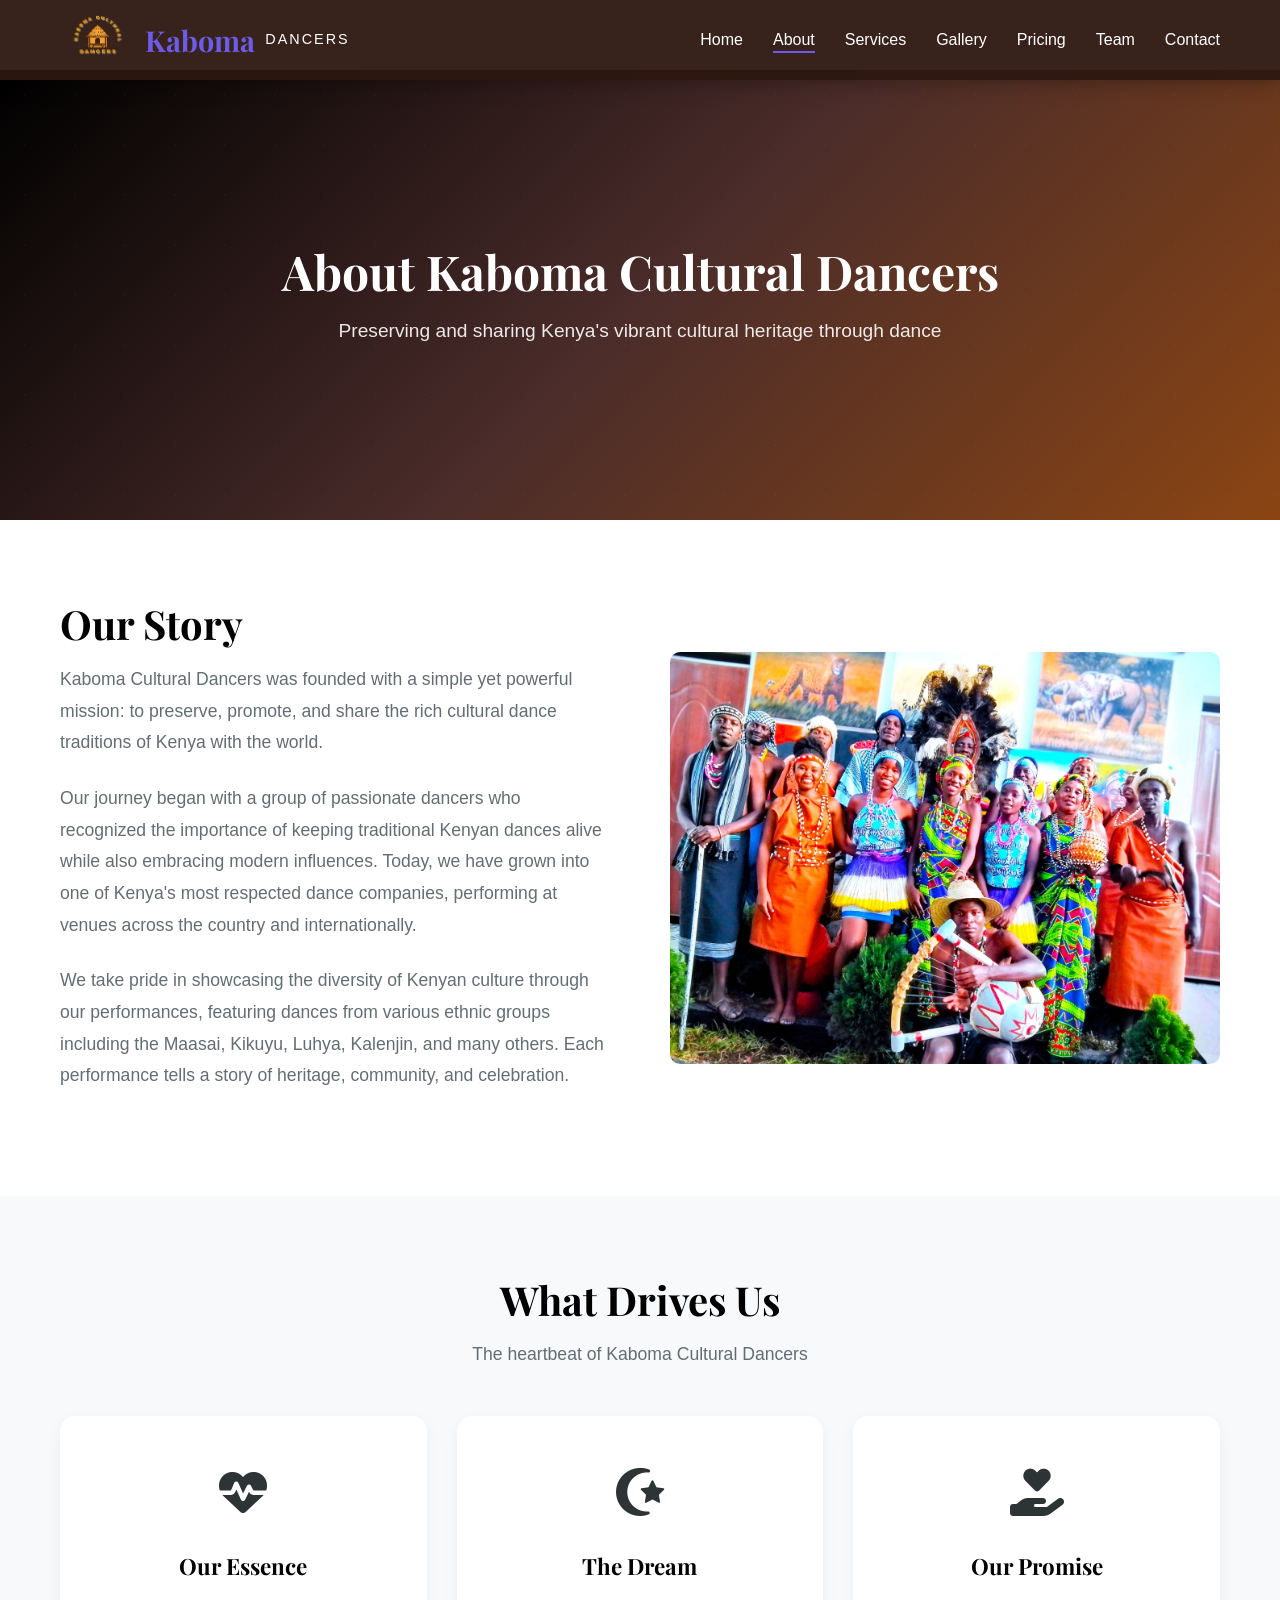
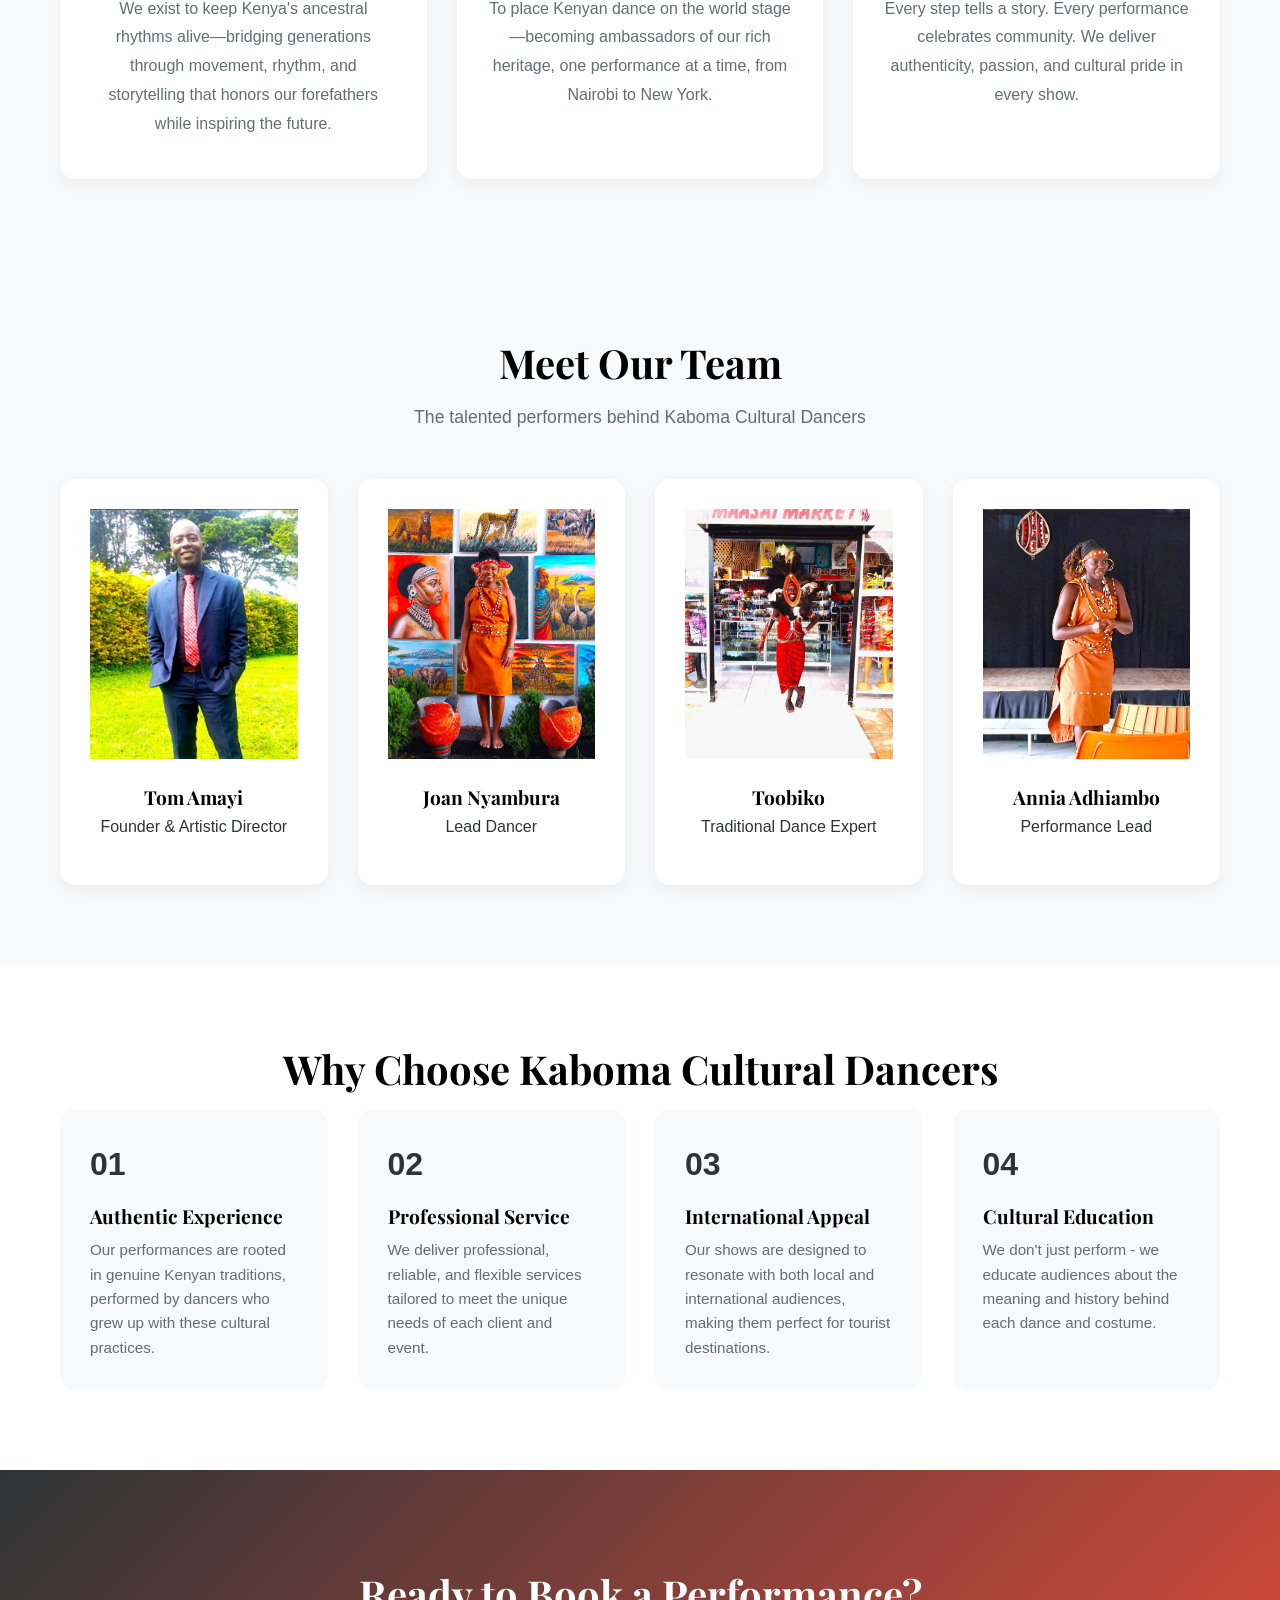
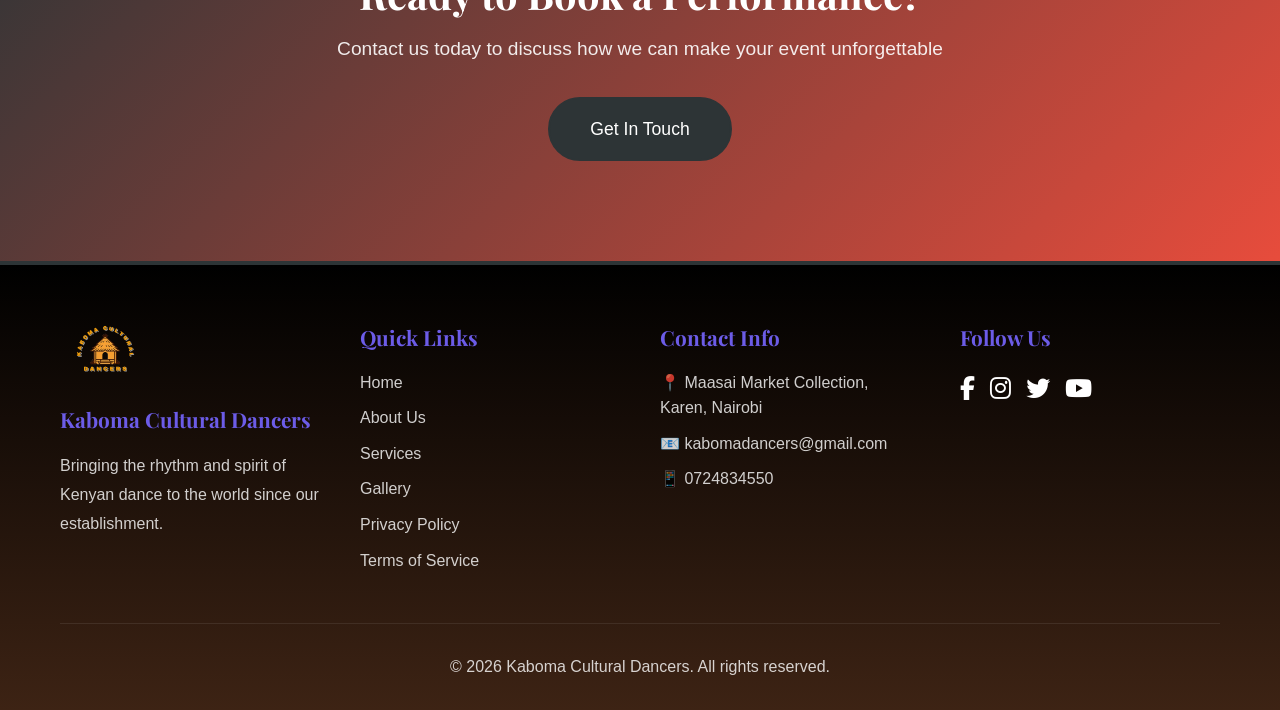
<file: about.html>
<!DOCTYPE html>
<html lang="en">
<head>
    <meta charset="UTF-8">
    <meta name="viewport" content="width=device-width, initial-scale=1.0">
    <meta name="description" content="Learn about Kaboma Cultural Dancers - Kenya's premier cultural dance company preserving and sharing traditional dances since 2010. Meet our talented performers.">
    <meta name="keywords" content="about Kaboma Cultural Dancers, Kenyan dance company, cultural dance, traditional dance history, African dance performers">
    <meta name="robots" content="index, follow">
    <title>About Us - Kaboma Cultural Dancers</title>
    <link rel="icon" type="image/svg+xml" href="data:image/svg+xml,%3Csvg xmlns='http://www.w3.org/2000/svg' viewBox='0 0 100 100'%3E%3Ccircle cx='50' cy='50' r='45' fill='%23c41e3a'/%3E%3Ctext x='50' y='65' font-size='40' text-anchor='middle' fill='white'%3E%F0%9F%8E%83%3C/text%3E%3C/svg%3E">
    <link rel="stylesheet" href="styles.css">
    <link rel="preconnect" href="https://fonts.googleapis.com">
    <link rel="preconnect" href="https://fonts.gstatic.com" crossorigin>
    <link href="https://fonts.googleapis.com/css2?family=Playfair+Display:wght@400;700&family=Poppins:wght@300;400;500;600&display=swap" rel="stylesheet">
    <link rel="stylesheet" href="https://cdnjs.cloudflare.com/ajax/libs/font-awesome/6.4.0/css/all.min.css">
</head>
<body>
    <!-- Header -->
    <header class="header">
        <div class="container">
            <nav class="navbar">
                <a href="index.html" class="logo">
                    <img src="images/logo.png" alt="Kaboma Cultural Dancers" class="logo-img">
                    <span class="logo-text">Kaboma</span>
                    <span class="logo-subtext">Dancers</span>
                </a>
                <button class="mobile-menu-btn" aria-label="Toggle menu">
                    <span></span>
                    <span></span>
                    <span></span>
                </button>
                <ul class="nav-menu">
                    <li><a href="index.html" class="nav-link">Home</a></li>
                    <li><a href="about.html" class="nav-link active">About</a></li>
                    <li><a href="services.html" class="nav-link">Services</a></li>
                    <li><a href="gallery.html" class="nav-link">Gallery</a></li>
                    <li><a href="pricing.html" class="nav-link">Pricing</a></li>
                    <li><a href="team.html" class="nav-link">Team</a></li>
                    <li><a href="contact.html" class="nav-link">Contact</a></li>
                </ul>
            </nav>
        </div>
    </header>

    <!-- Page Header -->
    <section class="page-header">
        <div class="page-header-overlay"></div>
        <div class="page-header-content">
            <h1>About Kaboma Cultural Dancers</h1>
            <p>Preserving and sharing Kenya's vibrant cultural heritage through dance</p>
        </div>
    </section>

    <!-- Our Story -->
    <section class="our-story">
        <div class="container">
            <div class="story-grid">
                <div class="story-content">
                    <h2 class="section-title">Our Story</h2>
                    <p>Kaboma Cultural Dancers was founded with a simple yet powerful mission: to preserve, promote, and share the rich cultural dance traditions of Kenya with the world.</p>
                    <p>Our journey began with a group of passionate dancers who recognized the importance of keeping traditional Kenyan dances alive while also embracing modern influences. Today, we have grown into one of Kenya's most respected dance companies, performing at venues across the country and internationally.</p>
                    <p>We take pride in showcasing the diversity of Kenyan culture through our performances, featuring dances from various ethnic groups including the Maasai, Kikuyu, Luhya, Kalenjin, and many others. Each performance tells a story of heritage, community, and celebration.</p>
                </div>
                <div class="story-image">
                    <img src="images/team/team-A.jpg" alt="Our Dance Team" style="width: 100%; height: auto; border-radius: 10px;">
                </div>
            </div>
        </div>
    </section>

    <!-- Our Essence -->
    <section class="mission-vision">
        <div class="container">
            <h2 class="section-title centered">What Drives Us</h2>
            <p class="section-subtitle centered">The heartbeat of Kaboma Cultural Dancers</p>
            <div class="mv-grid">
                <div class="mv-card">
                    <div class="mv-icon"><i class="fas fa-heartbeat"></i></div>
                    <h3>Our Essence</h3>
                    <p>We exist to keep Kenya's ancestral rhythms alive—bridging generations through movement, rhythm, and storytelling that honors our forefathers while inspiring the future.</p>
                </div>
                <div class="mv-card">
                    <div class="mv-icon"><i class="fas fa-star-and-crescent"></i></div>
                    <h3>The Dream</h3>
                    <p>To place Kenyan dance on the world stage—becoming ambassadors of our rich heritage, one performance at a time, from Nairobi to New York.</p>
                </div>
                <div class="mv-card">
                    <div class="mv-icon"><i class="fas fa-hand-holding-heart"></i></div>
                    <h3>Our Promise</h3>
                    <p>Every step tells a story. Every performance celebrates community. We deliver authenticity, passion, and cultural pride in every show.</p>
                </div>
            </div>
        </div>
    </section>

    <!-- Our Team -->
    <section class="our-team">
        <div class="container">
            <h2 class="section-title centered">Meet Our Team</h2>
            <p class="section-subtitle centered">The talented performers behind Kaboma Cultural Dancers</p>
            <div class="team-grid">
                <div class="team-card">
                    <div class="team-image">
                        <img src="images/team/team-1.jpg" alt="Team Member" style="width: 100%; height: 250px; object-fit: cover;">
                    </div>
                    <h3>Tom Amayi</h3>
                    <p class="team-role">Founder & Artistic Director</p>
                </div>
                <div class="team-card">
                    <div class="team-image">
                        <img src="images/team/team-2.jpg" alt="Team Member" style="width: 100%; height: 250px; object-fit: cover;">
                    </div>
                    <h3>Joan Nyambura</h3>
                    <p class="team-role">Lead Dancer</p>
                </div>
                <div class="team-card">
                    <div class="team-image">
                        <img src="images/team/team-3.jpg" alt="Team Member" style="width: 100%; height: 250px; object-fit: cover;">
                    </div>
                    <h3>Toobiko</h3>
                    <p class="team-role">Traditional Dance Expert</p>
                </div>
                <div class="team-card">
                    <div class="team-image">
                        <img src="images/team/team-4.jpg" alt="Team Member" style="width: 100%; height: 250px; object-fit: cover;">
                    </div>
                    <h3>Annia Adhiambo</h3>
                    <p class="team-role">Performance Lead</p>
                </div>
            </div>
        </div>
    </section>

    <!-- Why Choose Us -->
    <section class="why-choose-us">
        <div class="container">
            <h2 class="section-title centered">Why Choose Kaboma Cultural Dancers</h2>
            <div class="why-grid">
                <div class="why-card">
                    <span class="why-number">01</span>
                    <h3>Authentic Experience</h3>
                    <p>Our performances are rooted in genuine Kenyan traditions, performed by dancers who grew up with these cultural practices.</p>
                </div>
                <div class="why-card">
                    <span class="why-number">02</span>
                    <h3>Professional Service</h3>
                    <p>We deliver professional, reliable, and flexible services tailored to meet the unique needs of each client and event.</p>
                </div>
                <div class="why-card">
                    <span class="why-number">03</span>
                    <h3>International Appeal</h3>
                    <p>Our shows are designed to resonate with both local and international audiences, making them perfect for tourist destinations.</p>
                </div>
                <div class="why-card">
                    <span class="why-number">04</span>
                    <h3>Cultural Education</h3>
                    <p>We don't just perform - we educate audiences about the meaning and history behind each dance and costume.</p>
                </div>
            </div>
        </div>
    </section>

    <!-- CTA Section -->
    <section class="cta">
        <div class="container">
            <div class="cta-content">
                <h2>Ready to Book a Performance?</h2>
                <p>Contact us today to discuss how we can make your event unforgettable</p>
                <a href="contact.html" class="btn btn-primary btn-large">Get In Touch</a>
            </div>
        </div>
    </section>

    <!-- Footer -->
    <footer class="footer">
        <div class="container">
            <div class="footer-grid">
                <div class="footer-section">
                    <img src="images/logo.png" alt="Kaboma Cultural Dancers" class="footer-logo">
                    <h3>Kaboma Cultural Dancers</h3>
                    <p>Bringing the rhythm and spirit of Kenyan dance to the world since our establishment.</p>
                </div>
                <div class="footer-section">
                    <h3>Quick Links</h3>
                    <ul>
                        <li><a href="index.html">Home</a></li>
                        <li><a href="about.html">About Us</a></li>
                        <li><a href="services.html">Services</a></li>
                        <li><a href="gallery.html">Gallery</a></li>
                        <li><a href="privacy-policy.html">Privacy Policy</a></li>
                        <li><a href="terms.html">Terms of Service</a></li>
                    </ul>
                </div>
                <div class="footer-section">
                    <h3>Contact Info</h3>
                    <ul>
                        <li>📍 Maasai Market Collection, Karen, Nairobi</li>
                        <li>📧 <a href="mailto:kabomadancers@gmail.com">kabomadancers@gmail.com</a></li>
                        <li>📱 <a href="tel:0724834550">0724834550</a></li>
                    </ul>
                </div>
                <div class="footer-section">
                    <h3>Follow Us</h3>
                    <div class="social-links">
                        <a href="https://facebook.com/kabomaculturaldancers" class="social-link" aria-label="Facebook"><i class="fab fa-facebook-f"></i></a>
                        <a href="https://instagram.com/kabomaculturaldancers" class="social-link" aria-label="Instagram"><i class="fab fa-instagram"></i></a>
                        <a href="https://twitter.com/kabomaculturaldancers" class="social-link" aria-label="Twitter"><i class="fab fa-twitter"></i></a>
                        <a href="https://youtube.com/kabomaculturaldancers" class="social-link" aria-label="YouTube"><i class="fab fa-youtube"></i></a>
                    </div>
                </div>
            </div>
            <div class="footer-bottom">
                <p>&copy; 2026 Kaboma Cultural Dancers. All rights reserved.</p>
            </div>
        </div>
    </footer>

    <script src="script.js"></script>
</body>
</html>
</file>
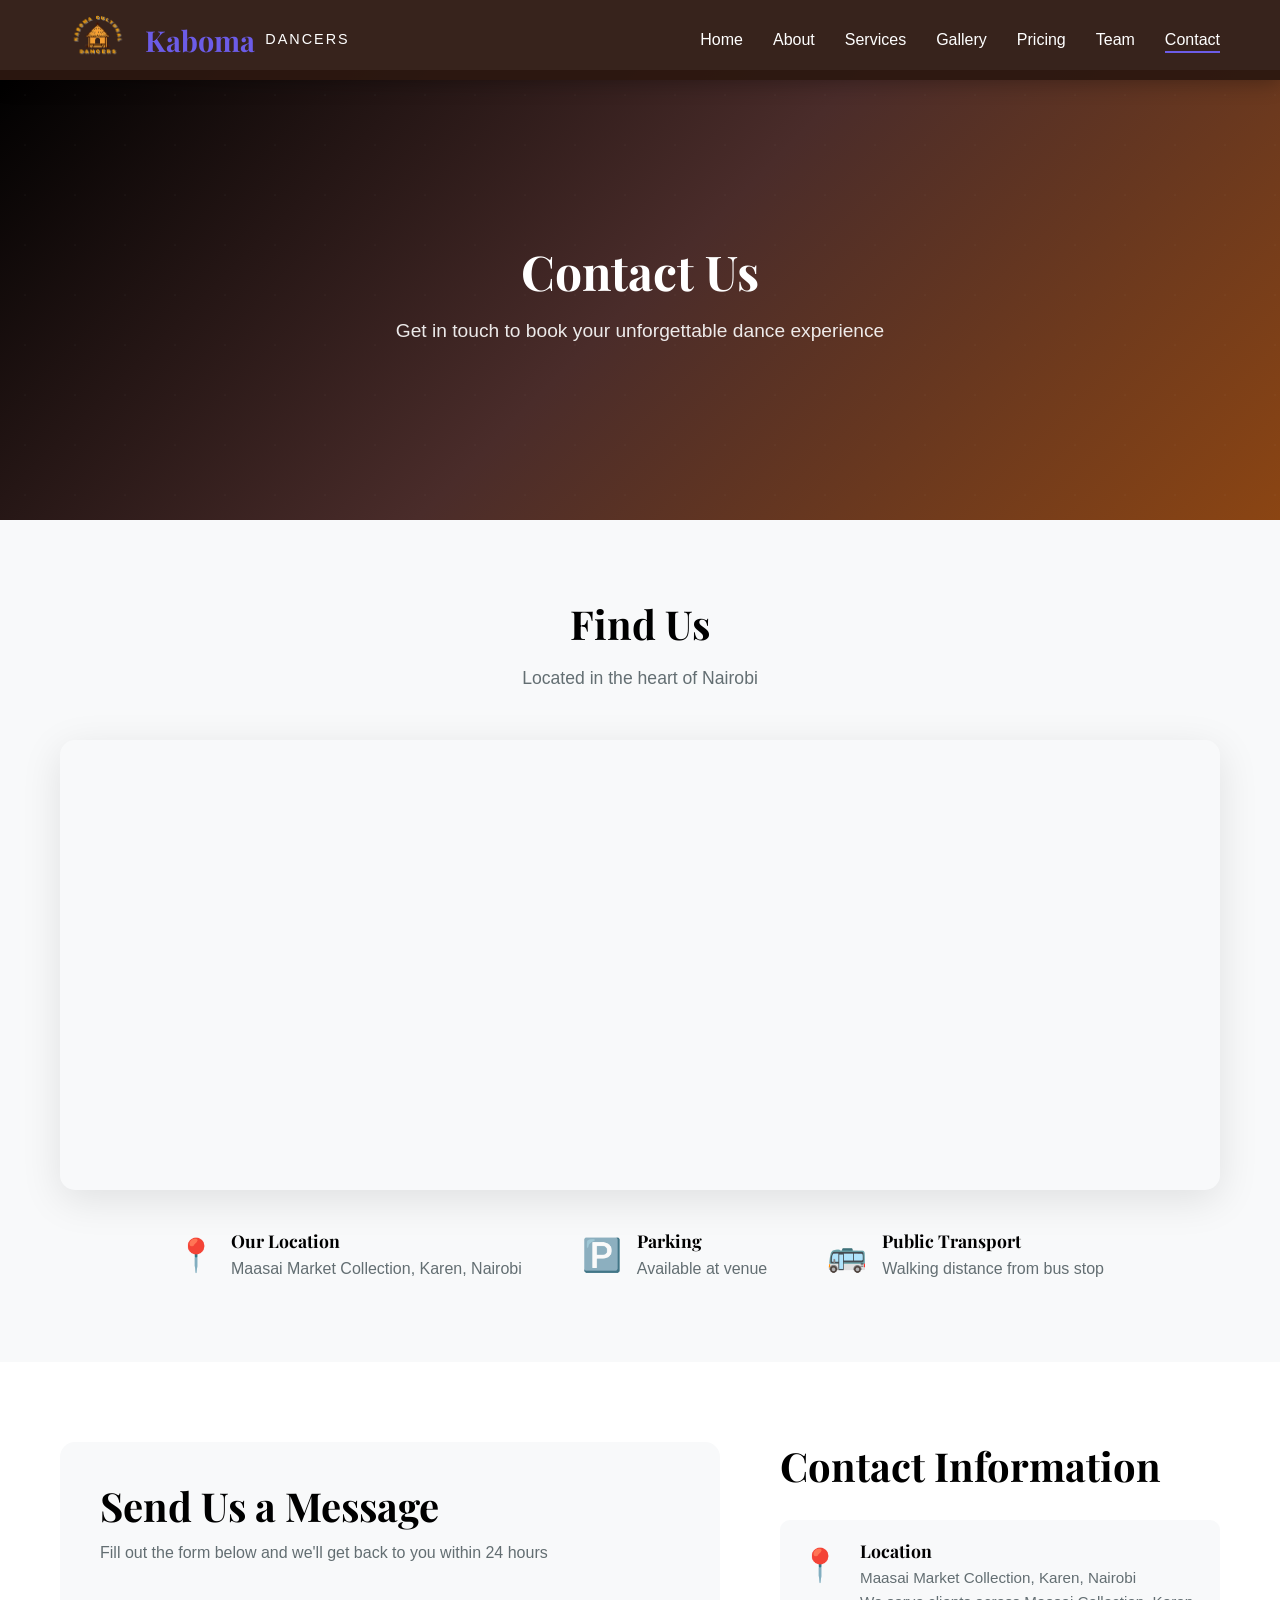
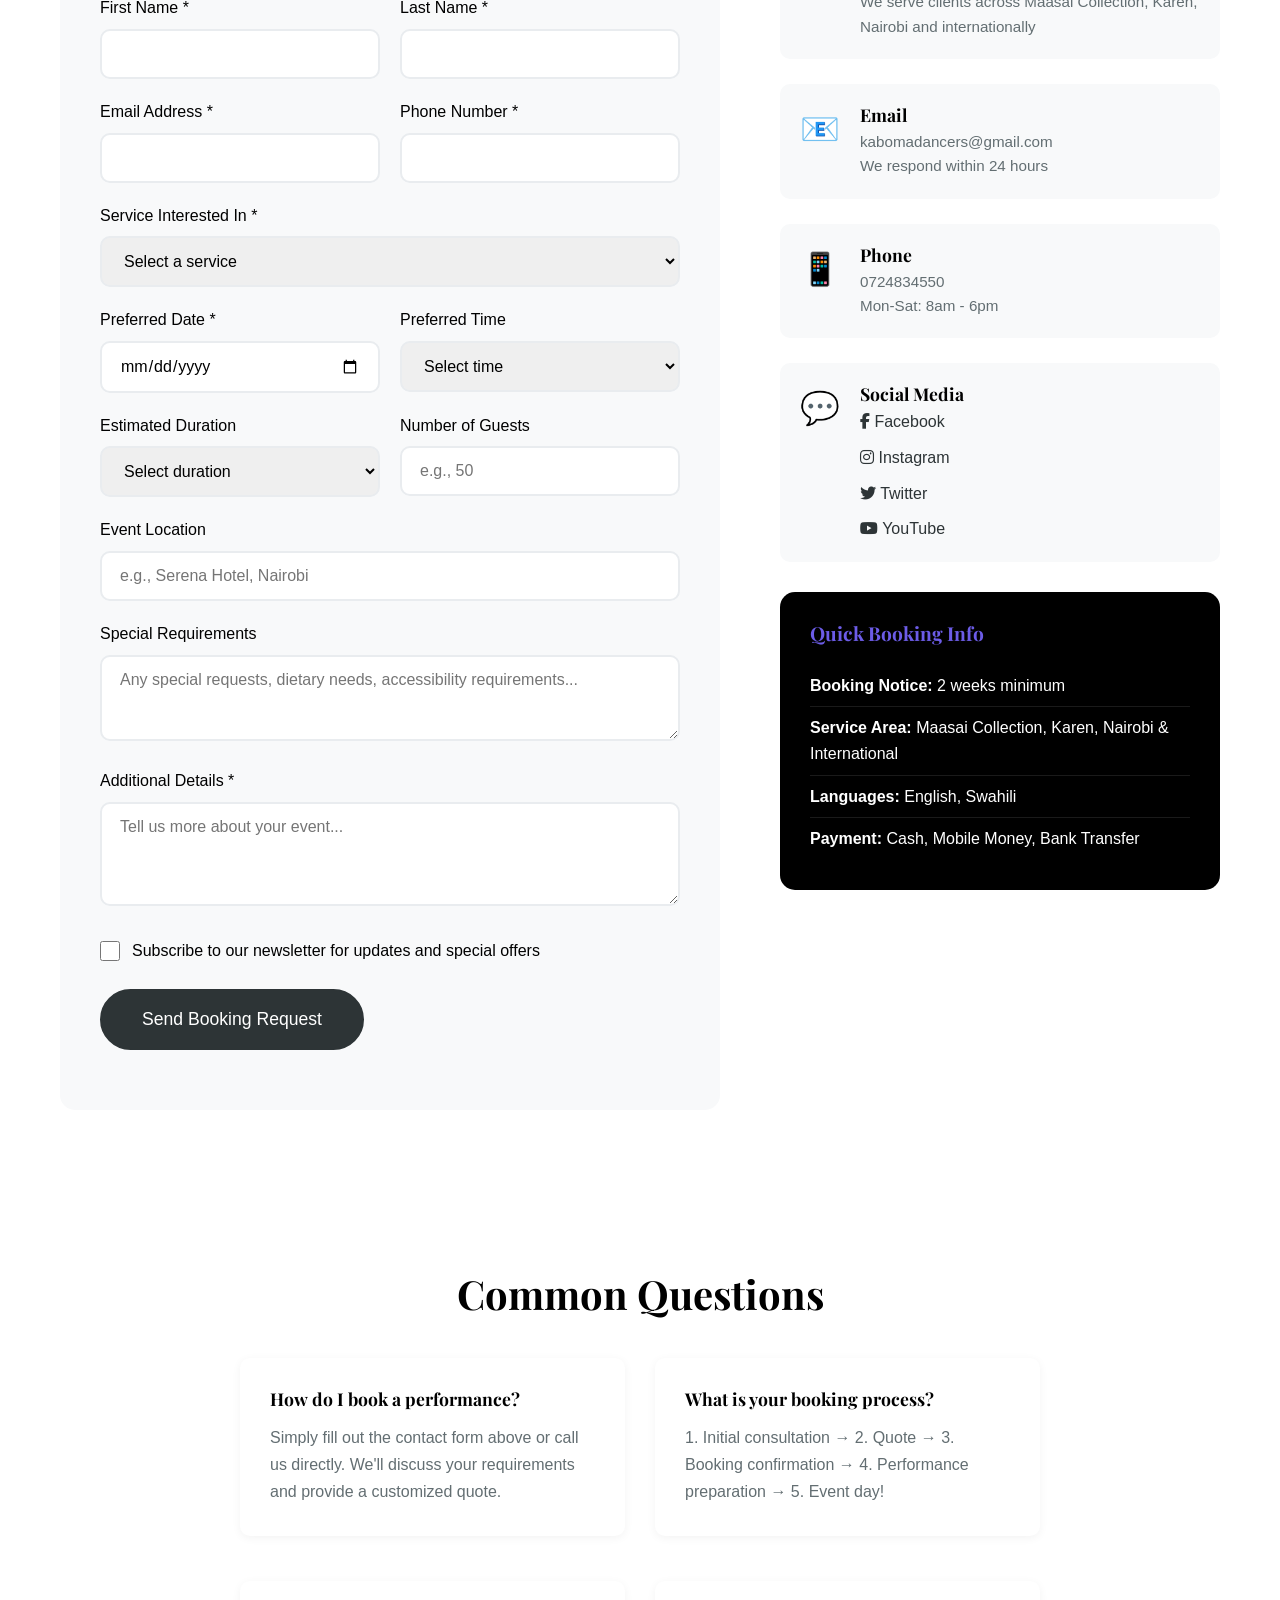
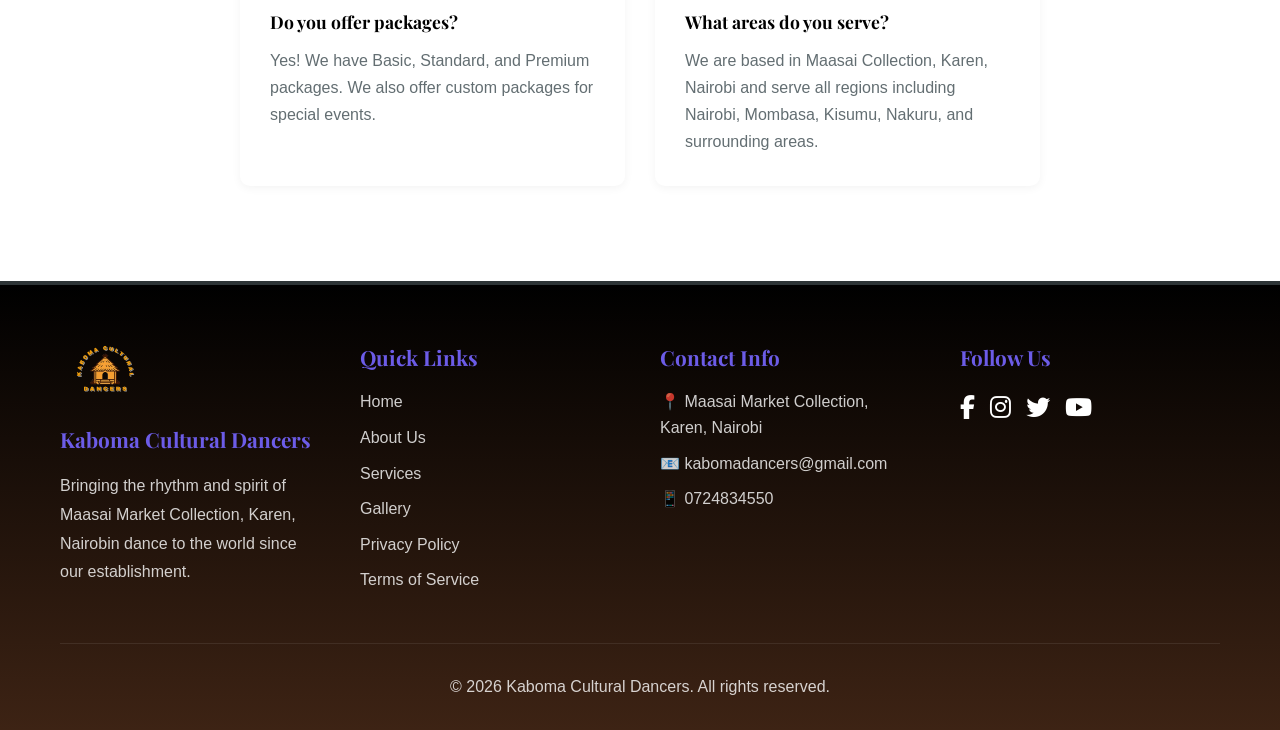
<file: contact.html>
<!DOCTYPE html>
<html lang="en">
<head>
    <meta charset="UTF-8">
    <meta name="viewport" content="width=device-width, initial-scale=1.0">
    <meta name="description" content="Contact Kaboma Cultural Dancers - Book performances, workshops, or inquire about our services in Maasai Collection, Karen, Nairobi. Located in Nairobi.">
    <meta name="keywords" content="contact Kaboma Cultural Dancers, book Maasai Market Collection, Karen, Nairobin dance performance, dance workshop booking, Nairobi cultural events">
    <meta name="robots" content="index, follow">
    <title>Contact Us - Kaboma Cultural Dancers</title>
    <link rel="icon" type="image/svg+xml" href="data:image/svg+xml,%3Csvg xmlns='http://www.w3.org/2000/svg' viewBox='0 0 100 100'%3E%3Ccircle cx='50' cy='50' r='45' fill='%23c41e3a'/%3E%3Ctext x='50' y='65' font-size='40' text-anchor='middle' fill='white'%3E%F0%9F%8E%83%3C/text%3E%3C/svg%3E">
    <link rel="stylesheet" href="styles.css">
    <link rel="preconnect" href="https://fonts.googleapis.com">
    <link rel="preconnect" href="https://fonts.gstatic.com" crossorigin>
    <link href="https://fonts.googleapis.com/css2?family=Playfair+Display:wght@400;700&family=Poppins:wght@300;400;500;600&display=swap" rel="stylesheet">
    <link rel="stylesheet" href="https://cdnjs.cloudflare.com/ajax/libs/font-awesome/6.4.0/css/all.min.css">
</head>
<body>
    <!-- Header -->
    <header class="header">
        <div class="container">
            <nav class="navbar">
                <a href="index.html" class="logo">
                    <img src="images/logo.png" alt="Kaboma Cultural Dancers" class="logo-img">
                    <span class="logo-text">Kaboma</span>
                    <span class="logo-subtext">Dancers</span>
                </a>
                <button class="mobile-menu-btn" aria-label="Toggle menu">
                    <span></span>
                    <span></span>
                    <span></span>
                </button>
                <ul class="nav-menu">
                    <li><a href="index.html" class="nav-link">Home</a></li>
                    <li><a href="about.html" class="nav-link">About</a></li>
                    <li><a href="services.html" class="nav-link">Services</a></li>
                    <li><a href="gallery.html" class="nav-link">Gallery</a></li>
                    <li><a href="pricing.html" class="nav-link">Pricing</a></li>
                    <li><a href="team.html" class="nav-link">Team</a></li>
                    <li><a href="contact.html" class="nav-link active">Contact</a></li>
                </ul>
            </nav>
        </div>
    </header>

    <!-- Page Header -->
    <section class="page-header">
        <div class="page-header-overlay"></div>
        <div class="page-header-content">
            <h1>Contact Us</h1>
            <p>Get in touch to book your unforgettable dance experience</p>
        </div>
    </section>

    <!-- Map Section -->
    <section class="map-section">
        <div class="container">
            <h2 class="section-title centered">Find Us</h2>
            <p class="section-subtitle centered">Located in the heart of Nairobi</p>
            <div class="map-wrapper">
                <!-- Google Maps - Nairobi, Maasai Collection, Karen, Nairobi location -->
                <iframe 
                    src="https://www.google.com/maps/embed?pb=!1m18!1m12!1m3!1d3988.808419374904!2d36.8219469!3d-1.2920659!2m3!1f0!2f0!3f0!3m2!1i1024!2i768!4f13.1!3m3!1m2!1s0x182f1172d1c8d5c3%3A0x7c4c4c4c4c4c4c4c!2sNairobi%2C%20Maasai Collection, Karen, Nairobi!5e0!3m2!1sen!2ske!4v1700000000000!5m2!1sen!2ske"
                    width="100%" 
                    height="450" 
                    style="border:0;" 
                    allowfullscreen="" 
                    loading="lazy" 
                    referrerpolicy="no-referrer-when-downgrade">
                </iframe>
            </div>
            <div class="map-info">
                <div class="map-info-item">
                    <span class="map-icon">📍</span>
                    <div>
                        <h4>Our Location</h4>
                        <p>Maasai Market Collection, Karen, Nairobi</p>
                    </div>
                </div>
                <div class="map-info-item">
                    <span class="map-icon">🅿️</span>
                    <div>
                        <h4>Parking</h4>
                        <p>Available at venue</p>
                    </div>
                </div>
                <div class="map-info-item">
                    <span class="map-icon">🚌</span>
                    <div>
                        <h4>Public Transport</h4>
                        <p>Walking distance from bus stop</p>
                    </div>
                </div>
            </div>
        </div>
    </section>

    <!-- Contact Section -->
    <section class="contact-section">
        <div class="container">
            <div class="contact-grid">
                <!-- Contact Form -->
                <div class="contact-form-wrapper">
                    <h2 class="section-title">Send Us a Message</h2>
                    <p class="contact-subtitle">Fill out the form below and we'll get back to you within 24 hours</p>
                    
                    <form id="contactForm" class="contact-form" action="contact.php" method="POST">
                        <div class="form-row">
                            <div class="form-group">
                                <label for="firstName">First Name *</label>
                                <input type="text" id="firstName" name="firstName" required>
                            </div>
                            <div class="form-group">
                                <label for="lastName">Last Name *</label>
                                <input type="text" id="lastName" name="lastName" required>
                            </div>
                        </div>
                        
                        <div class="form-row">
                            <div class="form-group">
                                <label for="email">Email Address *</label>
                                <input type="email" id="email" name="email" required>
                            </div>
                            <div class="form-group">
                                <label for="phone">Phone Number *</label>
                                <input type="tel" id="phone" name="phone" required>
                            </div>
                        </div>
                        
                        <div class="form-group">
                            <label for="service">Service Interested In *</label>
                            <select id="service" name="service" required>
                                <option value="">Select a service</option>
                                <option value="live-performance">Live Dance Performance</option>
                                <option value="workshop">Dance Workshop</option>
                                <option value="photo-session">Photo/Video Session</option>
                                <option value="private-event">Private Event</option>
                                <option value="corporate">Corporate Event</option>
                                <option value="wedding">Wedding Performance</option>
                                <option value="other">Other</option>
                            </select>
                        </div>
                        
                        <div class="form-row">
                            <div class="form-group">
                                <label for="eventDate">Preferred Date *</label>
                                <input type="date" id="eventDate" name="eventDate" required>
                            </div>
                            <div class="form-group">
                                <label for="eventTime">Preferred Time</label>
                                <select id="eventTime" name="eventTime">
                                    <option value="">Select time</option>
                                    <option value="morning">Morning (8AM - 12PM)</option>
                                    <option value="afternoon">Afternoon (12PM - 5PM)</option>
                                    <option value="evening">Evening (5PM - 9PM)</option>
                                    <option value="flexible">Flexible / Anytime</option>
                                </select>
                            </div>
                        </div>
                        
                        <div class="form-row">
                            <div class="form-group">
                                <label for="duration">Estimated Duration</label>
                                <select id="duration" name="duration">
                                    <option value="">Select duration</option>
                                    <option value="30-min">30 minutes</option>
                                    <option value="1-hour">1 hour</option>
                                    <option value="2-hours">2 hours</option>
                                    <option value="3-hours">3 hours</option>
                                    <option value="half-day">Half Day</option>
                                    <option value="full-day">Full Day</option>
                                </select>
                            </div>
                            <div class="form-group">
                                <label for="guests">Number of Guests</label>
                                <input type="number" id="guests" name="guests" min="1" placeholder="e.g., 50">
                            </div>
                        </div>
                        
                        <div class="form-group">
                            <label for="location">Event Location</label>
                            <input type="text" id="location" name="location" placeholder="e.g., Serena Hotel, Nairobi">
                        </div>
                        
                        <div class="form-group">
                            <label for="specialRequirements">Special Requirements</label>
                            <textarea id="specialRequirements" name="specialRequirements" rows="3" placeholder="Any special requests, dietary needs, accessibility requirements..."></textarea>
                        </div>
                        
                        <div class="form-group">
                            <label for="message">Additional Details *</label>
                            <textarea id="message" name="message" rows="4" required placeholder="Tell us more about your event..."></textarea>
                        </div>
                        
                        <div class="form-group checkbox-group">
                            <label class="checkbox-label">
                                <input type="checkbox" id="newsletter" name="newsletter">
                                <span>Subscribe to our newsletter for updates and special offers</span>
                            </label>
                        </div>
                        
                        <button type="submit" class="btn btn-primary btn-large">Send Booking Request</button>
                        
                        <div id="formResponse" class="form-response"></div>
                    </form>
                </div>
                
                <!-- Contact Info -->
                <div class="contact-info-wrapper">
                    <h2 class="section-title">Contact Information</h2>
                    <div class="contact-info">
                        <div class="contact-item">
                            <div class="contact-icon">📍</div>
                            <div class="contact-details">
                                <h3>Location</h3>
                                <p>Maasai Market Collection, Karen, Nairobi</p>
                                <p>We serve clients across Maasai Collection, Karen, Nairobi and internationally</p>
                            </div>
                        </div>
                        
                        <div class="contact-item">
                            <div class="contact-icon">📧</div>
                            <div class="contact-details">
                                <h3>Email</h3>
                                <p><a href="mailto:kabomadancers@gmail.com">kabomadancers@gmail.com</a></p>
                                <p>We respond within 24 hours</p>
                            </div>
                        </div>
                        
                        <div class="contact-item">
                            <div class="contact-icon">📱</div>
                            <div class="contact-details">
                                <h3>Phone</h3>
                                <p><a href="tel:0724834550">0724834550</a></p>
                                <p>Mon-Sat: 8am - 6pm</p>
                            </div>
                        </div>
                        
                        <div class="contact-item">
                            <div class="contact-icon">💬</div>
                            <div class="contact-details">
                                <h3>Social Media</h3>
                                <div class="social-links">
                                    <a href="https://facebook.com/kabomaculturaldancers" class="social-link" aria-label="Facebook"><i class="fab fa-facebook-f"></i> Facebook</a>
                                    <a href="https://instagram.com/kabomaculturaldancers" class="social-link" aria-label="Instagram"><i class="fab fa-instagram"></i> Instagram</a>
                                    <a href="https://twitter.com/kabomaculturaldancers" class="social-link" aria-label="Twitter"><i class="fab fa-twitter"></i> Twitter</a>
                                    <a href="https://youtube.com/kabomaculturaldancers" class="social-link" aria-label="YouTube"><i class="fab fa-youtube"></i> YouTube</a>
                                </div>
                            </div>
                        </div>
                    </div>
                    
                    <!-- Quick Info Card -->
                    <div class="quick-info-card">
                        <h3>Quick Booking Info</h3>
                        <ul>
                            <li><strong>Booking Notice:</strong> 2 weeks minimum</li>
                            <li><strong>Service Area:</strong> Maasai Collection, Karen, Nairobi & International</li>
                            <li><strong>Languages:</strong> English, Swahili</li>
                            <li><strong>Payment:</strong> Cash, Mobile Money, Bank Transfer</li>
                        </ul>
                    </div>
                </div>
            </div>
        </div>
    </section>

    <!-- FAQ Section -->
    <section class="contact-faq">
        <div class="container">
            <h2 class="section-title centered">Common Questions</h2>
            <div class="faq-grid">
                <div class="faq-item">
                    <h3>How do I book a performance?</h3>
                    <p>Simply fill out the contact form above or call us directly. We'll discuss your requirements and provide a customized quote.</p>
                </div>
                <div class="faq-item">
                    <h3>What is your booking process?</h3>
                    <p>1. Initial consultation → 2. Quote → 3. Booking confirmation → 4. Performance preparation → 5. Event day!</p>
                </div>
                <div class="faq-item">
                    <h3>Do you offer packages?</h3>
                    <p>Yes! We have Basic, Standard, and Premium packages. We also offer custom packages for special events.</p>
                </div>
                <div class="faq-item">
                    <h3>What areas do you serve?</h3>
                    <p>We are based in Maasai Collection, Karen, Nairobi and serve all regions including Nairobi, Mombasa, Kisumu, Nakuru, and surrounding areas.</p>
                </div>
            </div>
        </div>
    </section>

    <!-- Footer -->
    <footer class="footer">
        <div class="container">
            <div class="footer-grid">
                <div class="footer-section">
                    <img src="images/logo.png" alt="Kaboma Cultural Dancers" class="footer-logo">
                    <h3>Kaboma Cultural Dancers</h3>
                    <p>Bringing the rhythm and spirit of Maasai Market Collection, Karen, Nairobin dance to the world since our establishment.</p>
                </div>
                <div class="footer-section">
                    <h3>Quick Links</h3>
                    <ul>
                        <li><a href="index.html">Home</a></li>
                        <li><a href="about.html">About Us</a></li>
                        <li><a href="services.html">Services</a></li>
                        <li><a href="gallery.html">Gallery</a></li>
                        <li><a href="privacy-policy.html">Privacy Policy</a></li>
                        <li><a href="terms.html">Terms of Service</a></li>
                    </ul>
                </div>
                <div class="footer-section">
                    <h3>Contact Info</h3>
                    <ul>
                        <li>📍 Maasai Market Collection, Karen, Nairobi</li>
                        <li>📧 <a href="mailto:kabomadancers@gmail.com">kabomadancers@gmail.com</a></li>
                        <li>📱 <a href="tel:0724834550">0724834550</a></li>
                    </ul>
                </div>
                <div class="footer-section">
                    <h3>Follow Us</h3>
                    <div class="social-links">
                        <a href="https://facebook.com/kabomaculturaldancers" class="social-link" aria-label="Facebook"><i class="fab fa-facebook-f"></i></a>
                        <a href="https://instagram.com/kabomaculturaldancers" class="social-link" aria-label="Instagram"><i class="fab fa-instagram"></i></a>
                        <a href="https://twitter.com/kabomaculturaldancers" class="social-link" aria-label="Twitter"><i class="fab fa-twitter"></i></a>
                        <a href="https://youtube.com/kabomaculturaldancers" class="social-link" aria-label="YouTube"><i class="fab fa-youtube"></i></a>
                    </div>
                </div>
            </div>
            <div class="footer-bottom">
                <p>&copy; 2026 Kaboma Cultural Dancers. All rights reserved.</p>
            </div>
        </div>
    </footer>

    <script src="script.js"></script>
    <script>
        // Contact Form Handling
        document.addEventListener('DOMContentLoaded', function() {
            const form = document.getElementById('contactForm');
            const formResponse = document.getElementById('formResponse');
            const submitBtn = form.querySelector('button[type="submit"]');
            
            if (form) {
                form.addEventListener('submit', function(e) {
                    e.preventDefault();
                    
                    // Show loading state
                    const originalBtnText = submitBtn.innerHTML;
                    submitBtn.innerHTML = '<i class="fas fa-spinner fa-spin"></i> Sending...';
                    submitBtn.disabled = true;
                    
                    // Get form data
                    const formData = new FormData(form);
                    
                    // Send AJAX request
                    fetch('contact.php', {
                        method: 'POST',
                        body: formData
                    })
                    .then(response => response.json())
                    .then(data => {
                        // Hide loading state
                        submitBtn.innerHTML = originalBtnText;
                        submitBtn.disabled = false;
                        
                        // Show response message
                        if (data.success) {
                            formResponse.innerHTML = '<div class="form-success">' + data.message + '</div>';
                            form.reset();
                        } else {
                            let errorHtml = '<div class="form-error">' + data.message + '</div>';
                            if (data.errors && data.errors.length > 0) {
                                errorHtml += '<ul class="form-errors">';
                                data.errors.forEach(function(error) {
                                    errorHtml += '<li>' + error + '</li>';
                                });
                                errorHtml += '</ul>';
                            }
                            formResponse.innerHTML = errorHtml;
                        }
                        
                        // Scroll to response
                        formResponse.scrollIntoView({ behavior: 'smooth' });
                    })
                    .catch(error => {
                        // Hide loading state
                        submitBtn.innerHTML = originalBtnText;
                        submitBtn.disabled = false;
                        
                        // Show error message
                        formResponse.innerHTML = '<div class="form-error">Sorry, there was an error sending your message. Please try again or contact us directly by phone.</div>';
                    });
                });
            }
        });
    </script>
</body>
</html>
</file>
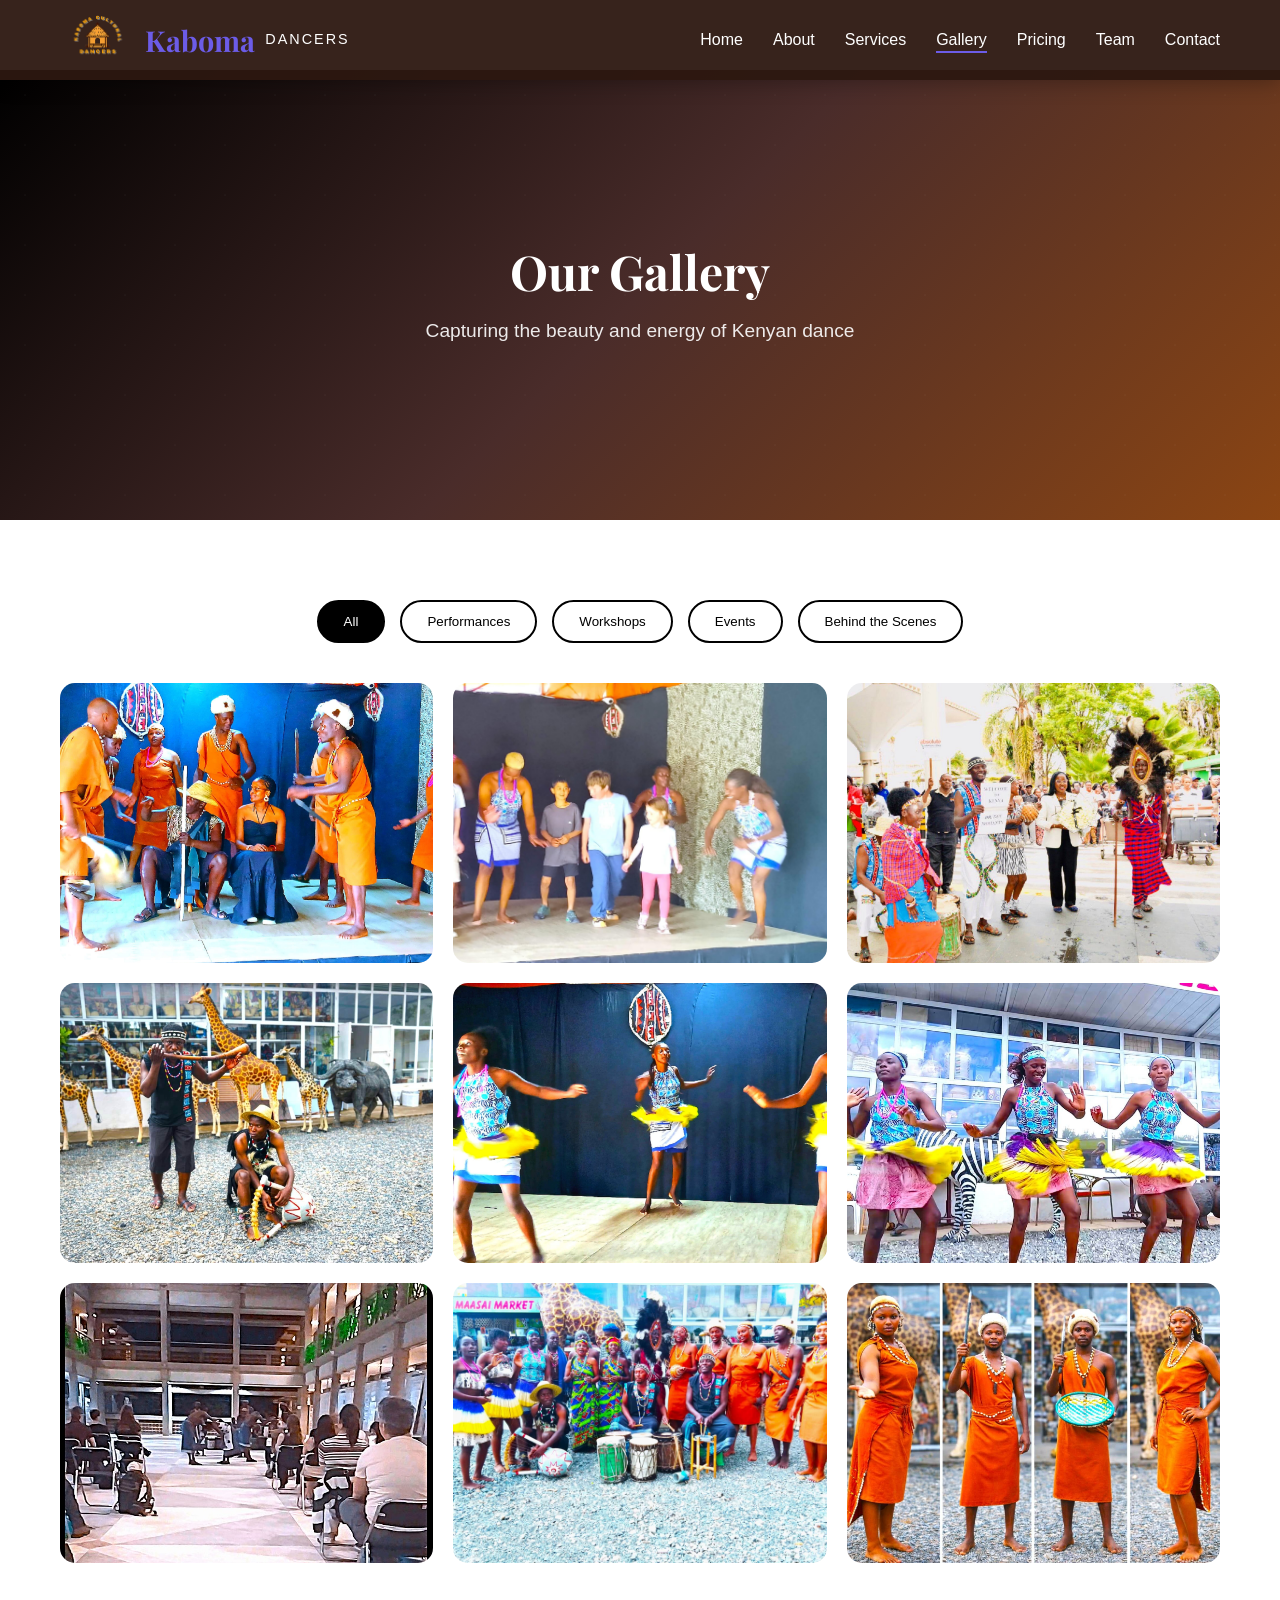
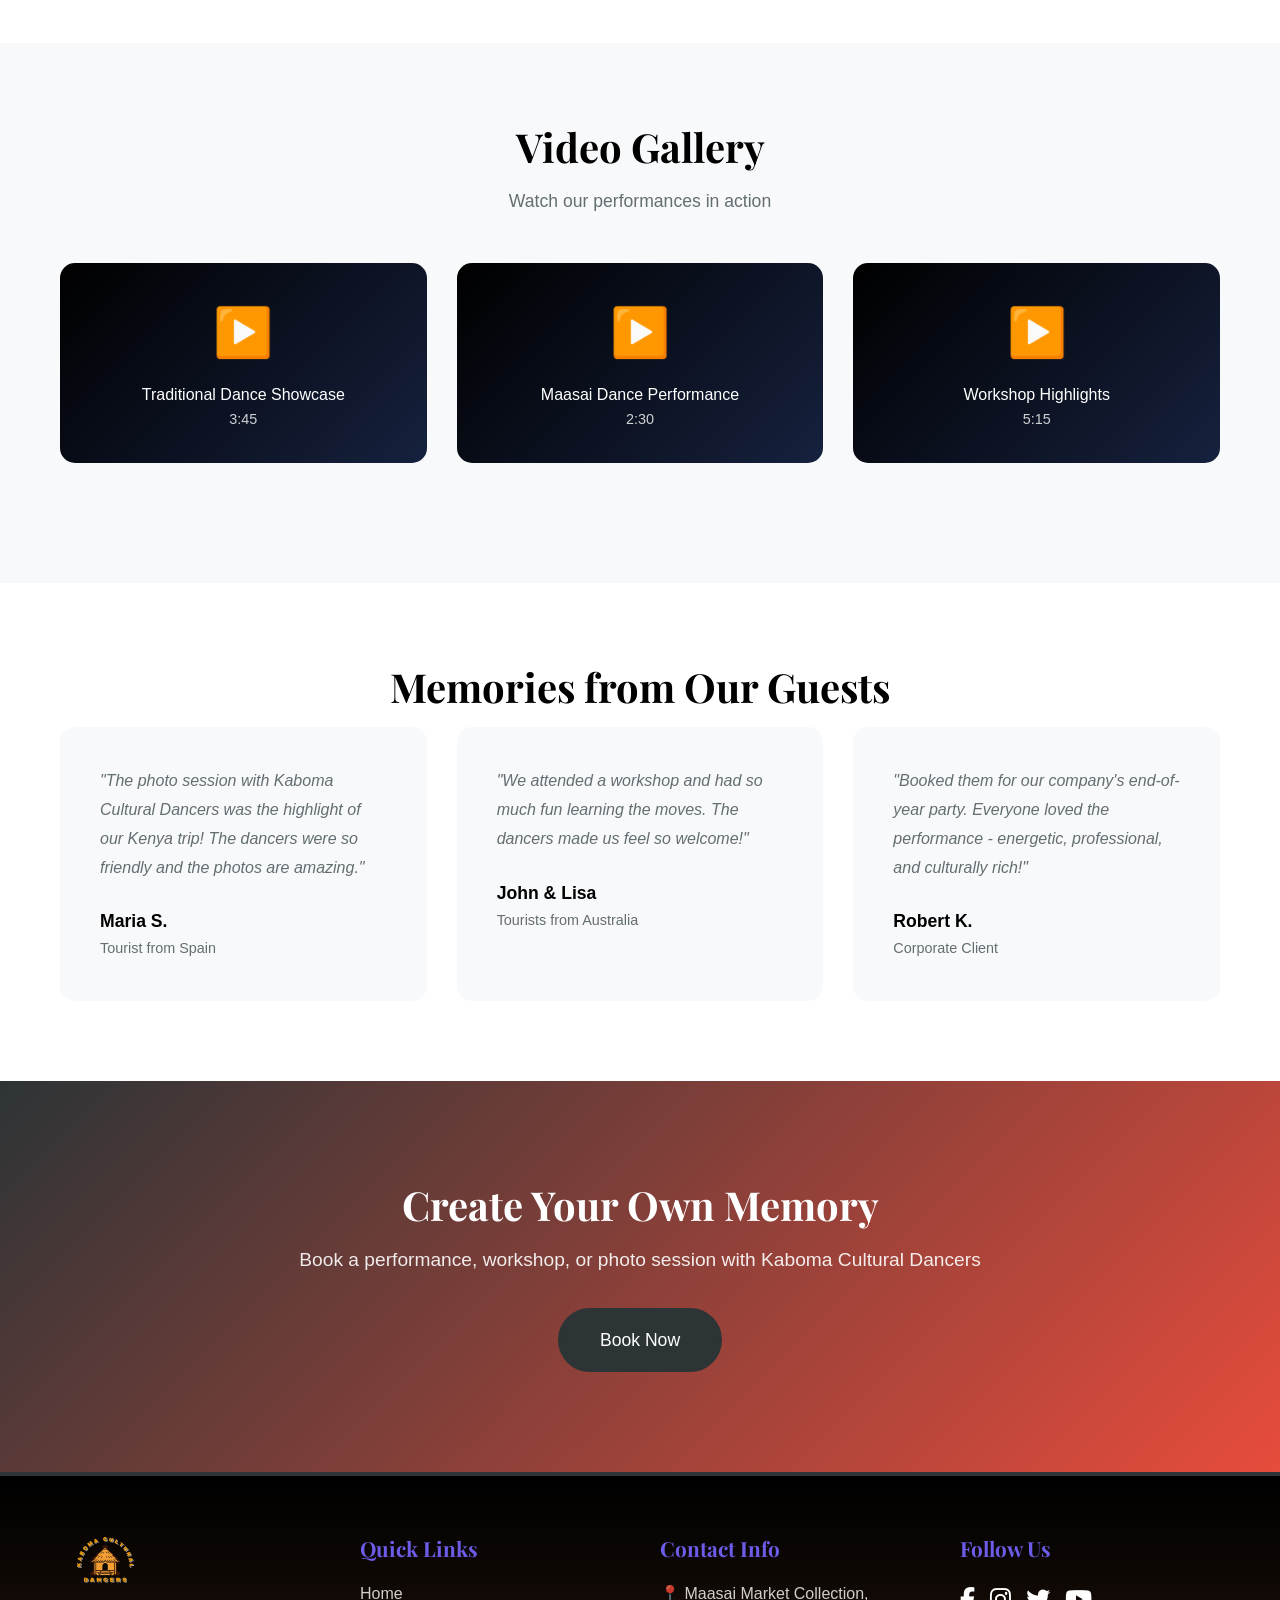
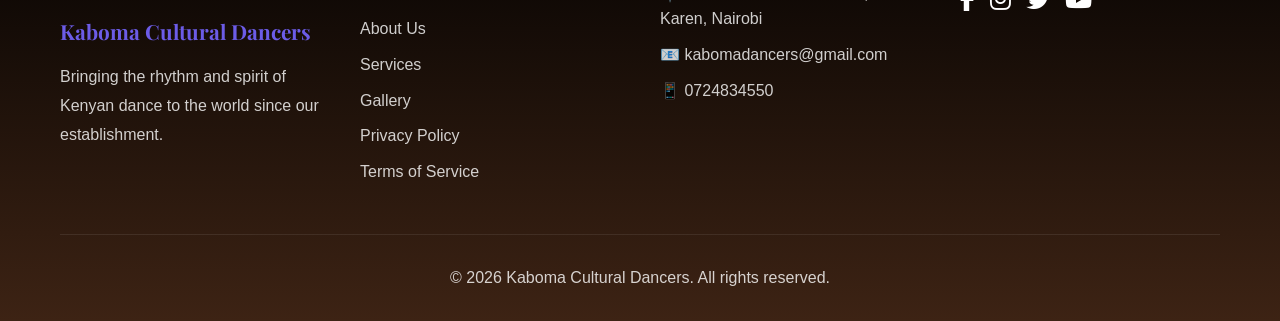
<file: gallery.html>
<!DOCTYPE html>
<html lang="en">
<head>
    <meta charset="UTF-8">
    <meta name="viewport" content="width=device-width, initial-scale=1.0">
    <meta name="description" content="View our gallery of Kaboma Cultural Dancers performances, events, and cultural moments captured in photos and videos">
    <meta name="keywords" content="Kenyan dance gallery, cultural performance photos, African dance images, traditional dance pictures, Nairobi dance company photos">
    <meta name="robots" content="index, follow">
    <title>Gallery - Kaboma Cultural Dancers</title>
    <link rel="icon" type="image/svg+xml" href="data:image/svg+xml,%3Csvg xmlns='http://www.w3.org/2000/svg' viewBox='0 0 100 100'%3E%3Ccircle cx='50' cy='50' r='45' fill='%23c41e3a'/%3E%3Ctext x='50' y='65' font-size='40' text-anchor='middle' fill='white'%3E%F0%9F%8E%83%3C/text%3E%3C/svg%3E">
    <link rel="stylesheet" href="styles.css">
    <link rel="preconnect" href="https://fonts.googleapis.com">
    <link rel="preconnect" href="https://fonts.gstatic.com" crossorigin>
    <link href="https://fonts.googleapis.com/css2?family=Playfair+Display:wght@400;700&family=Poppins:wght@300;400;500;600&display=swap" rel="stylesheet">
    <link rel="stylesheet" href="https://cdnjs.cloudflare.com/ajax/libs/font-awesome/6.4.0/css/all.min.css">
</head>
<body>
    <!-- Header -->
    <header class="header">
        <div class="container">
            <nav class="navbar">
                <a href="index.html" class="logo">
                    <img src="images/logo.png" alt="Kaboma Cultural Dancers" class="logo-img">
                    <span class="logo-text">Kaboma</span>
                    <span class="logo-subtext">Dancers</span>
                </a>
                <button class="mobile-menu-btn" aria-label="Toggle menu">
                    <span></span>
                    <span></span>
                    <span></span>
                </button>
                <ul class="nav-menu">
                    <li><a href="index.html" class="nav-link">Home</a></li>
                    <li><a href="about.html" class="nav-link">About</a></li>
                    <li><a href="services.html" class="nav-link">Services</a></li>
                    <li><a href="gallery.html" class="nav-link active">Gallery</a></li>
                    <li><a href="pricing.html" class="nav-link">Pricing</a></li>
                    <li><a href="team.html" class="nav-link">Team</a></li>
                    <li><a href="contact.html" class="nav-link">Contact</a></li>
                </ul>
            </nav>
        </div>
    </header>

    <!-- Page Header -->
    <section class="page-header">
        <div class="page-header-overlay"></div>
        <div class="page-header-content">
            <h1>Our Gallery</h1>
            <p>Capturing the beauty and energy of Kenyan dance</p>
        </div>
    </section>

    <!-- Gallery Filter -->
    <section class="gallery-section">
        <div class="container">
            <div class="gallery-filter">
                <button class="filter-btn active" data-filter="all">All</button>
                <button class="filter-btn" data-filter="performances">Performances</button>
                <button class="filter-btn" data-filter="workshops">Workshops</button>
                <button class="filter-btn" data-filter="events">Events</button>
                <button class="filter-btn" data-filter="behind-the-scenes">Behind the Scenes</button>
            </div>
            
            <div class="gallery-grid">
                <div class="gallery-item" data-category="performances">
                    <img src="images/gallery/gallery-1.jpg" alt="Traditional Performance" loading="lazy">
                    <div class="gallery-overlay">
                        <span class="zoom-icon">🔍</span>
                        <p>Traditional Performance</p>
                    </div>
                </div>
                <div class="gallery-item" data-category="performances">
                    <img src="images/gallery/gallery-2.jpg" alt="Cultural Festival" loading="lazy">
                    <div class="gallery-overlay">
                        <span class="zoom-icon">🔍</span>
                        <p>Cultural Festival</p>
                    </div>
                </div>
                <div class="gallery-item" data-category="workshops">
                    <img src="images/gallery/gallery-3.jpg" alt="Tourist Workshop" loading="lazy">
                    <div class="gallery-overlay">
                        <span class="zoom-icon">🔍</span>
                        <p>Airport Welcoming</p>
                    </div>
                </div>
                <div class="gallery-item" data-category="events">
                    <img src="images/gallery/gallery-4.jpg" alt="Wedding Performance" loading="lazy">
                    <div class="gallery-overlay">
                        <span class="zoom-icon">🔍</span>
                        <p>Some Instruments</p>
                    </div>
                </div>
                <div class="gallery-item" data-category="performances">
                    <img src="images/gallery/gallery-5.jpg" alt="Stage Performance" loading="lazy">
                    <div class="gallery-overlay">
                        <span class="zoom-icon">🔍</span>
                        <p>Stage Performance</p>
                    </div>
                </div>
                <div class="gallery-item" data-category="behind-the-scenes">
                    <img src="images/gallery/gallery-6.jpg" alt="Rehearsal Session" loading="lazy">
                    <div class="gallery-overlay">
                        <span class="zoom-icon">🔍</span>
                        <p>Rehearsal Session</p>
                    </div>
                </div>
                <div class="gallery-item" data-category="events">
                    <img src="images/gallery/gallery-7.jpg" alt="Hotel Event" loading="lazy">
                    <div class="gallery-overlay">
                        <span class="zoom-icon">🔍</span>
                        <p>Hotel Event</p>
                    </div>
                </div>
                <div class="gallery-item" data-category="workshops">
                    <img src="images/gallery/gallery-8.jpg" alt="Group Workshop" loading="lazy">
                    <div class="gallery-overlay">
                        <span class="zoom-icon">🔍</span>
                        <p>Group Workshop</p>
                    </div>
                </div>
                <div class="gallery-item" data-category="behind-the-scenes">
                    <img src="images/gallery/gallery-9.jpg" alt="Costume Preparation" loading="lazy">
                    <div class="gallery-overlay">
                        <span class="zoom-icon">🔍</span>
                        <p>Costume Preparation</p>
                    </div>
                </div>
            </div>
        </div>
    </section>

    <!-- Lightbox Modal -->
    <div id="lightbox" class="lightbox">
        <span class="lightbox-close">&times;</span>
        <img class="lightbox-content" id="lightbox-img">
        <div id="lightbox-caption"></div>
    </div>

    <!-- Video Gallery -->
    <section class="video-gallery">
        <div class="container">
            <h2 class="section-title centered">Video Gallery</h2>
            <p class="section-subtitle centered">Watch our performances in action</p>
            <div class="video-grid">
                <div class="video-item">
                    <div class="video-placeholder">
                        <span>▶️</span>
                        <p>Traditional Dance Showcase</p>
                        <span class="video-duration">3:45</span>
                    </div>
                </div>
                <div class="video-item">
                    <div class="video-placeholder">
                        <span>▶️</span>
                        <p>Maasai Dance Performance</p>
                        <span class="video-duration">2:30</span>
                    </div>
                </div>
                <div class="video-item">
                    <div class="video-placeholder">
                        <span>▶️</span>
                        <p>Workshop Highlights</p>
                        <span class="video-duration">5:15</span>
                    </div>
                </div>
            </div>
        </div>
    </section>

    <!-- Testimonials in Gallery -->
    <section class="gallery-testimonials">
        <div class="container">
            <h2 class="section-title centered">Memories from Our Guests</h2>
            <div class="testimonials-grid">
                <div class="testimonial-card">
                    <div class="testimonial-content">
                        <p>"The photo session with Kaboma Cultural Dancers was the highlight of our Kenya trip! The dancers were so friendly and the photos are amazing."</p>
                    </div>
                    <div class="testimonial-author">
                        <div class="author-info">
                            <strong>Maria S.</strong>
                            <span>Tourist from Spain</span>
                        </div>
                    </div>
                </div>
                <div class="testimonial-card">
                    <div class="testimonial-content">
                        <p>"We attended a workshop and had so much fun learning the moves. The dancers made us feel so welcome!"</p>
                    </div>
                    <div class="testimonial-author">
                        <div class="author-info">
                            <strong>John & Lisa</strong>
                            <span>Tourists from Australia</span>
                        </div>
                    </div>
                </div>
                <div class="testimonial-card">
                    <div class="testimonial-content">
                        <p>"Booked them for our company's end-of-year party. Everyone loved the performance - energetic, professional, and culturally rich!"</p>
                    </div>
                    <div class="testimonial-author">
                        <div class="author-info">
                            <strong>Robert K.</strong>
                            <span>Corporate Client</span>
                        </div>
                    </div>
                </div>
            </div>
        </div>
    </section>

    <!-- CTA Section -->
    <section class="cta">
        <div class="container">
            <div class="cta-content">
                <h2>Create Your Own Memory</h2>
                <p>Book a performance, workshop, or photo session with Kaboma Cultural Dancers</p>
                <a href="contact.html" class="btn btn-primary btn-large">Book Now</a>
            </div>
        </div>
    </section>

    <!-- Footer -->
    <footer class="footer">
        <div class="container">
            <div class="footer-grid">
                <div class="footer-section">
                    <img src="images/logo.png" alt="Kaboma Cultural Dancers" class="footer-logo">
                    <h3>Kaboma Cultural Dancers</h3>
                    <p>Bringing the rhythm and spirit of Kenyan dance to the world since our establishment.</p>
                </div>
                <div class="footer-section">
                    <h3>Quick Links</h3>
                    <ul>
                        <li><a href="index.html">Home</a></li>
                        <li><a href="about.html">About Us</a></li>
                        <li><a href="services.html">Services</a></li>
                        <li><a href="gallery.html">Gallery</a></li>
                        <li><a href="privacy-policy.html">Privacy Policy</a></li>
                        <li><a href="terms.html">Terms of Service</a></li>
                    </ul>
                </div>
                <div class="footer-section">
                    <h3>Contact Info</h3>
                    <ul>
                        <li>📍 Maasai Market Collection, Karen, Nairobi</li>
                        <li>📧 <a href="mailto:kabomadancers@gmail.com">kabomadancers@gmail.com</a></li>
                        <li>📱 <a href="tel:0724834550">0724834550</a></li>
                    </ul>
                </div>
                <div class="footer-section">
                    <h3>Follow Us</h3>
                    <div class="social-links">
                        <a href="https://facebook.com/kabomaculturaldancers" class="social-link" aria-label="Facebook"><i class="fab fa-facebook-f"></i></a>
                        <a href="https://instagram.com/kabomaculturaldancers" class="social-link" aria-label="Instagram"><i class="fab fa-instagram"></i></a>
                        <a href="https://twitter.com/kabomaculturaldancers" class="social-link" aria-label="Twitter"><i class="fab fa-twitter"></i></a>
                        <a href="https://youtube.com/kabomaculturaldancers" class="social-link" aria-label="YouTube"><i class="fab fa-youtube"></i></a>
                    </div>
                </div>
            </div>
            <div class="footer-bottom">
                <p>&copy; 2026 Kaboma Cultural Dancers. All rights reserved.</p>
            </div>
        </div>
    </footer>

    <script src="script.js"></script>
</body>
</html>
</file>
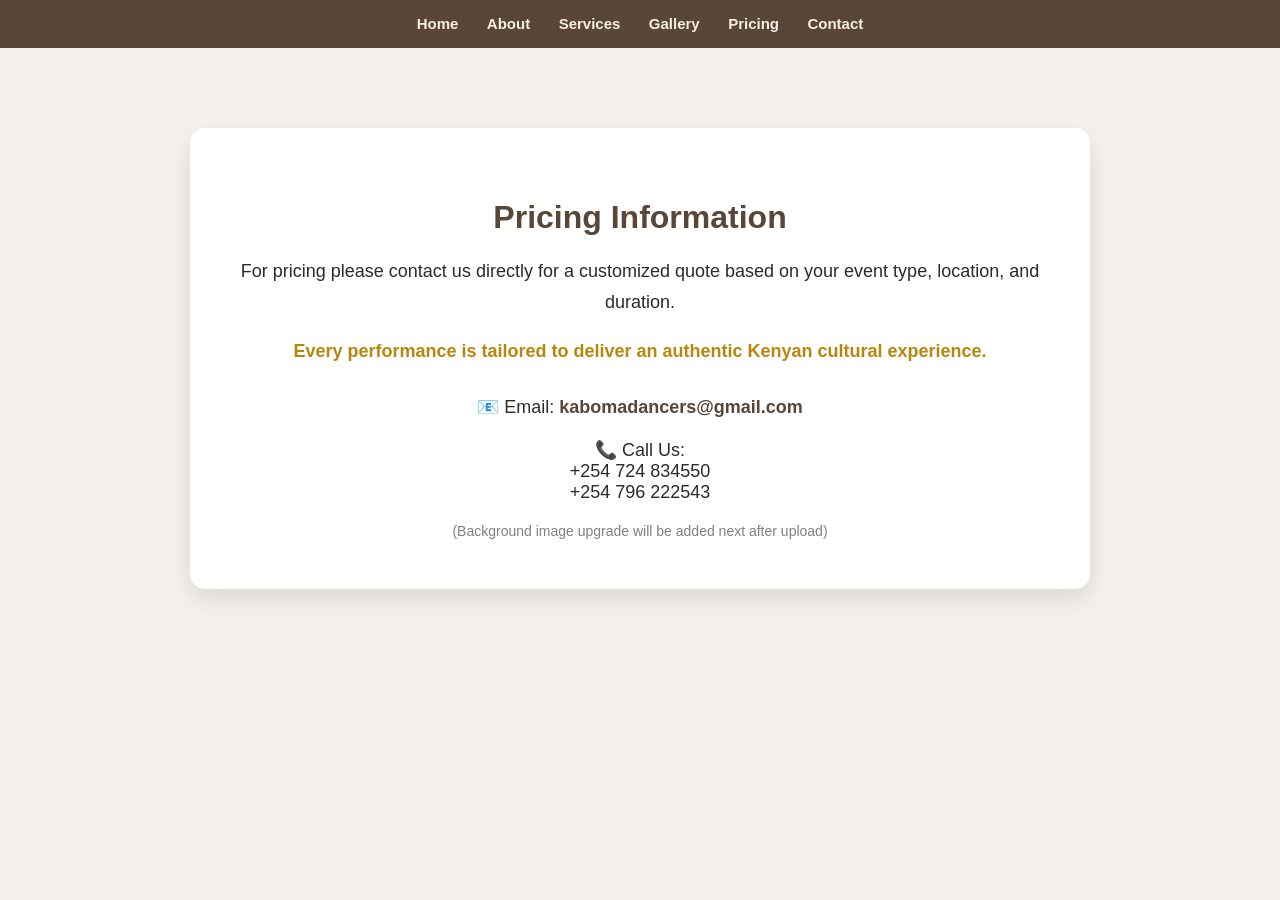
<file: pricing.html>
<!DOCTYPE html>
<html lang="en">
<head>
  <meta charset="UTF-8">
  <title>Pricing | Kaboma Cultural Dance</title>
  <meta name="viewport" content="width=device-width, initial-scale=1.0">

  <style>
    body {
      margin: 0;
      font-family: Arial, sans-serif;
      background: #f4f1ec;
      color: #2b2b2b;
    }

    /* NAVBAR */
    .navbar {
      background: #5a4636;
      padding: 15px 10px;
      text-align: center;
      position: sticky;
      top: 0;
      z-index: 1000;
    }

    .navbar a {
      color: #f5f0e6;
      margin: 0 12px;
      text-decoration: none;
      font-weight: bold;
      font-size: 15px;
    }

    .navbar a:hover {
      color: #ffd700;
    }

    /* PAGE CONTAINER */
    .container {
      max-width: 800px;
      margin: 80px auto;
      background: white;
      padding: 50px;
      border-radius: 15px;
      box-shadow: 0 10px 25px rgba(0,0,0,0.1);
      text-align: center;
    }

    h1 {
      color: #5a4636;
      margin-bottom: 20px;
    }

    p {
      font-size: 18px;
      line-height: 1.7;
    }

    .highlight {
      color: #b8860b;
      font-weight: bold;
      margin-top: 15px;
    }

    .contact {
      margin-top: 30px;
      font-size: 18px;
    }

    a {
      color: #5a4636;
      font-weight: bold;
      text-decoration: none;
    }

    a:hover {
      text-decoration: underline;
    }

    /* OPTIONAL FUTURE BACKGROUND LAYER */
    .bg-note {
      margin-top: 20px;
      font-size: 14px;
      color: gray;
    }

  </style>
</head>

<body>

  <!-- NAVIGATION -->
  <div class="navbar">
    <a href="index.html">Home</a>
    <a href="about.html">About</a>
    <a href="services.html">Services</a>
    <a href="gallery.html">Gallery</a>
    <a href="pricing.html">Pricing</a>
    <a href="contact.html">Contact</a>
  </div>

  <!-- CONTENT -->
  <div class="container">
    <h1>Pricing Information</h1>

    <p>
      For pricing please contact us directly for a customized quote based on your event type, location, and duration.
    </p>

    <p class="highlight">
      Every performance is tailored to deliver an authentic Kenyan cultural experience.
    </p>

    <div class="contact">
      📧 Email: <a href="mailto:kabomadancers@gmail.com">kabomadancers@gmail.com</a><br><br>

      📞 Call Us:<br>
      +254 724 834550<br>
      +254 796 222543
    </div>

    <div class="bg-note">
      (Background image upgrade will be added next after upload)
    </div>

  </div>

</body>
</html>
</file>
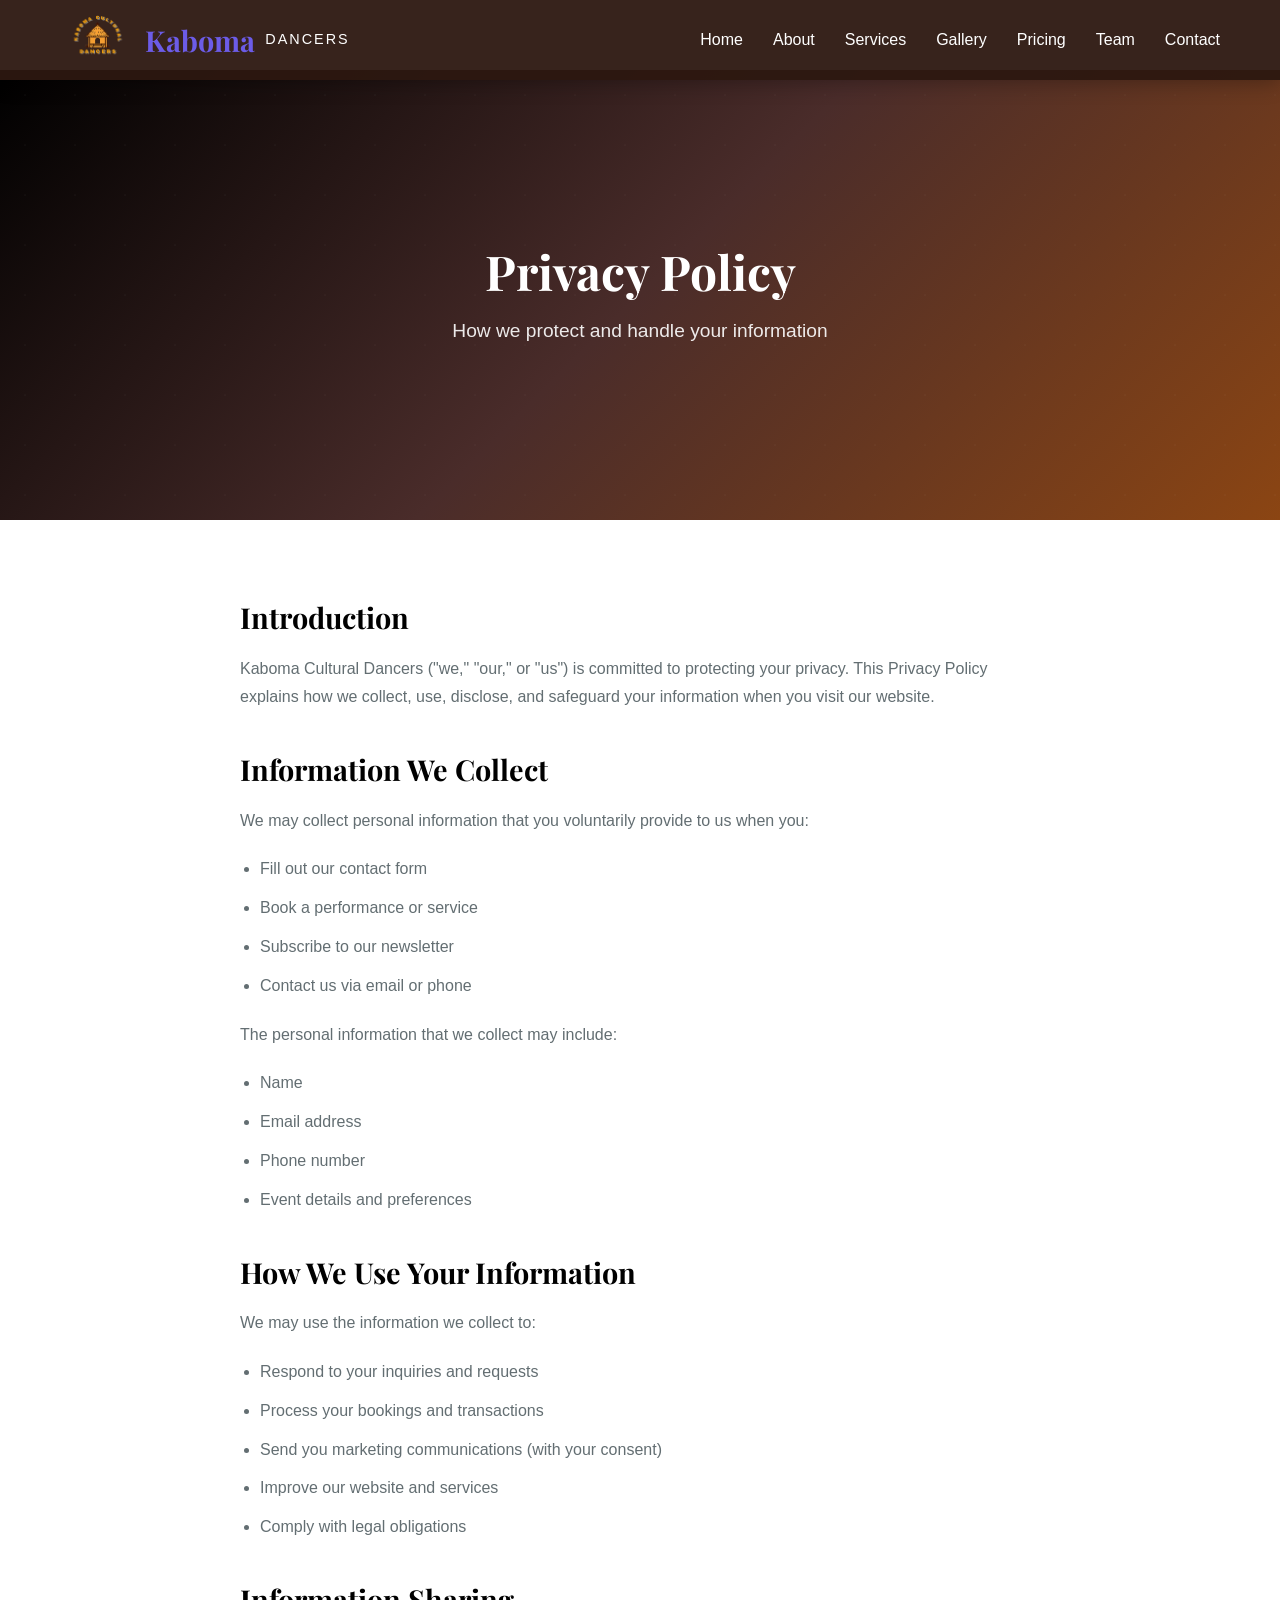
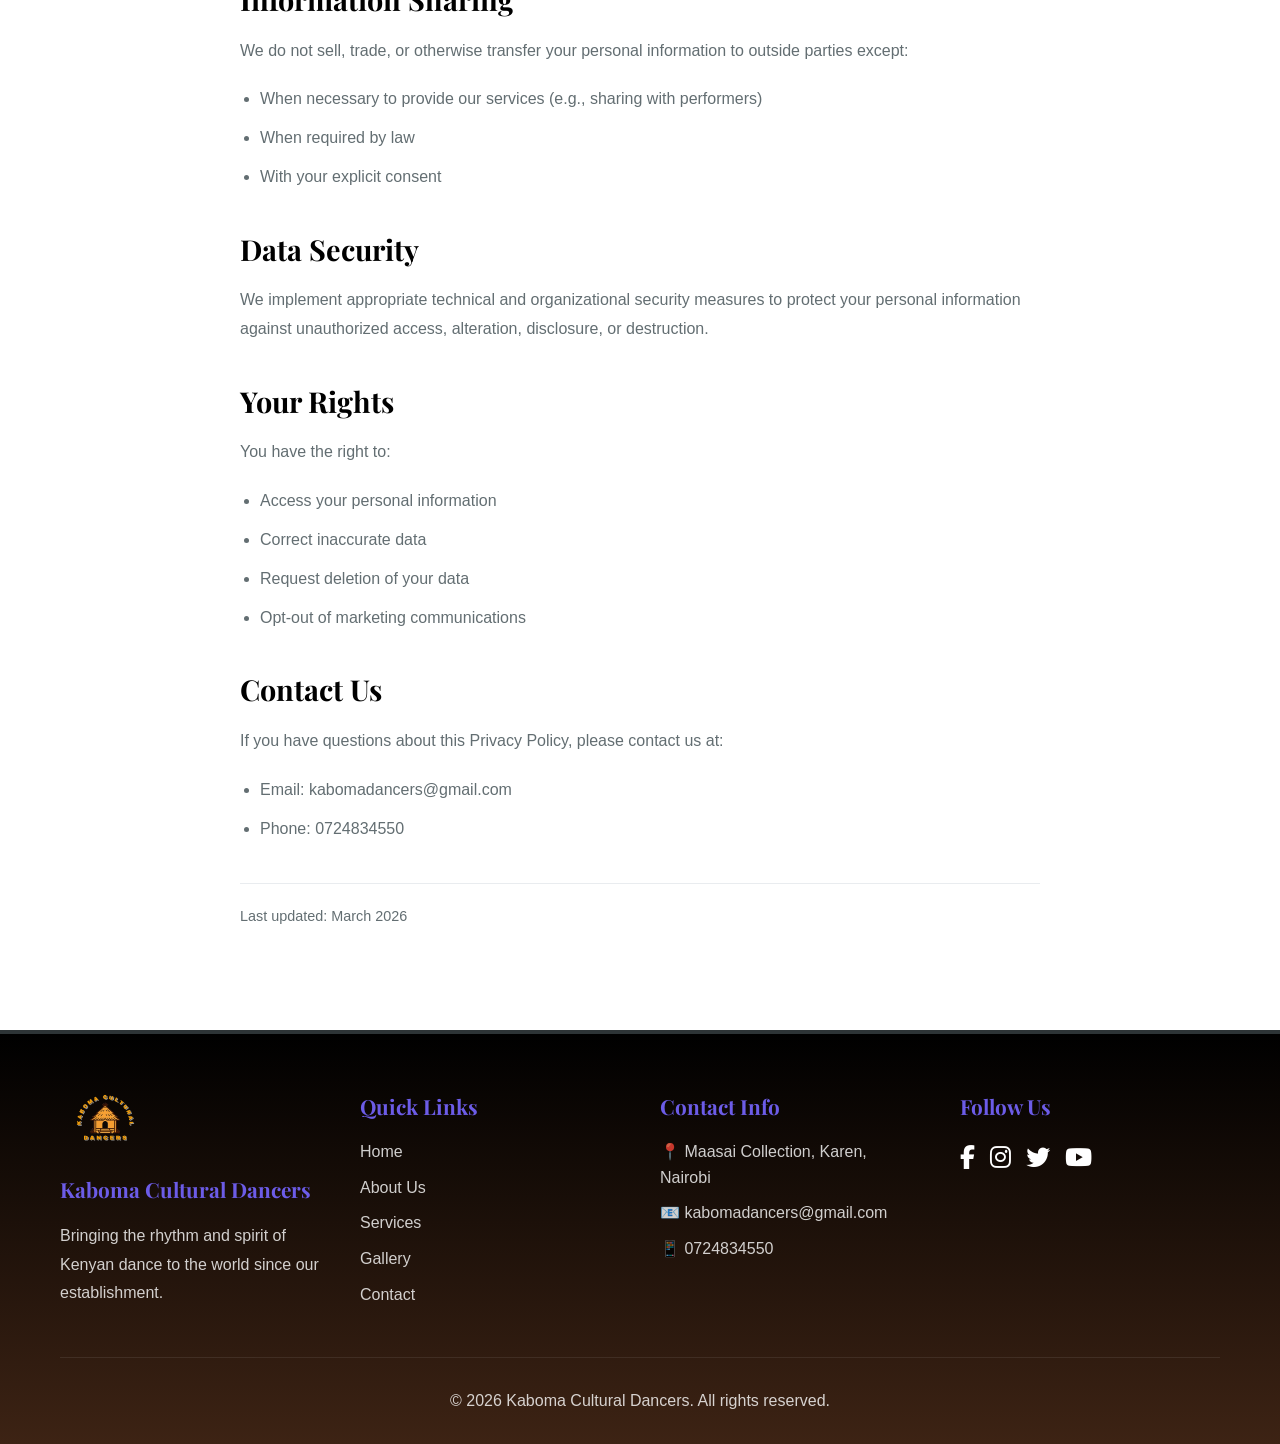
<file: privacy-policy.html>
<!DOCTYPE html>
<html lang="en">
<head>
    <meta charset="UTF-8">
    <meta name="viewport" content="width=device-width, initial-scale=1.0">
    <meta name="description" content="Privacy Policy - Kaboma Cultural Dancers">
    <meta name="robots" content="index, follow">
    <title>Privacy Policy - Kaboma Cultural Dancers</title>
    <link rel="icon" type="image/svg+xml" href="data:image/svg+xml,%3Csvg xmlns='http://www.w3.org/2000/svg' viewBox='0 0 100 100'%3E%3Ccircle cx='50' cy='50' r='45' fill='%23c41e3a'/%3E%3Ctext x='50' y='65' font-size='40' text-anchor='middle' fill='white'%3E%F0%9F%8E%83%3C/text%3E%3C/svg%3E">
    <link rel="stylesheet" href="styles.css">
    <link rel="preconnect" href="https://fonts.googleapis.com">
    <link rel="preconnect" href="https://fonts.gstatic.com" crossorigin>
    <link href="https://fonts.googleapis.com/css2?family=Playfair+Display:wght@400;700&family=Poppins:wght@300;400;500;600&display=swap" rel="stylesheet">
    <link rel="stylesheet" href="https://cdnjs.cloudflare.com/ajax/libs/font-awesome/6.4.0/css/all.min.css">
</head>
<body>
    <!-- Header -->
    <header class="header">
        <div class="container">
            <nav class="navbar">
                <a href="index.html" class="logo">
                    <img src="images/logo.png" alt="Kaboma Cultural Dancers" class="logo-img">
                    <span class="logo-text">Kaboma</span>
                    <span class="logo-subtext">Dancers</span>
                </a>
                <button class="mobile-menu-btn" aria-label="Toggle menu">
                    <span></span>
                    <span></span>
                    <span></span>
                </button>
                <ul class="nav-menu">
                    <li><a href="index.html" class="nav-link">Home</a></li>
                    <li><a href="about.html" class="nav-link">About</a></li>
                    <li><a href="services.html" class="nav-link">Services</a></li>
                    <li><a href="gallery.html" class="nav-link">Gallery</a></li>
                    <li><a href="pricing.html" class="nav-link">Pricing</a></li>
                    <li><a href="team.html" class="nav-link">Team</a></li>
                    <li><a href="contact.html" class="nav-link">Contact</a></li>
                </ul>
            </nav>
        </div>
    </header>

    <!-- Page Header -->
    <section class="page-header">
        <div class="page-header-overlay"></div>
        <div class="page-header-content">
            <h1>Privacy Policy</h1>
            <p>How we protect and handle your information</p>
        </div>
    </section>

    <!-- Privacy Policy Content -->
    <section class="content-section">
        <div class="container">
            <div class="content-wrapper">
                <h2>Introduction</h2>
                <p>Kaboma Cultural Dancers ("we," "our," or "us") is committed to protecting your privacy. This Privacy Policy explains how we collect, use, disclose, and safeguard your information when you visit our website.</p>

                <h2>Information We Collect</h2>
                <p>We may collect personal information that you voluntarily provide to us when you:</p>
                <ul>
                    <li>Fill out our contact form</li>
                    <li>Book a performance or service</li>
                    <li>Subscribe to our newsletter</li>
                    <li>Contact us via email or phone</li>
                </ul>
                <p>The personal information that we collect may include:</p>
                <ul>
                    <li>Name</li>
                    <li>Email address</li>
                    <li>Phone number</li>
                    <li>Event details and preferences</li>
                </ul>

                <h2>How We Use Your Information</h2>
                <p>We may use the information we collect to:</p>
                <ul>
                    <li>Respond to your inquiries and requests</li>
                    <li>Process your bookings and transactions</li>
                    <li>Send you marketing communications (with your consent)</li>
                    <li>Improve our website and services</li>
                    <li>Comply with legal obligations</li>
                </ul>

                <h2>Information Sharing</h2>
                <p>We do not sell, trade, or otherwise transfer your personal information to outside parties except:</p>
                <ul>
                    <li>When necessary to provide our services (e.g., sharing with performers)</li>
                    <li>When required by law</li>
                    <li>With your explicit consent</li>
                </ul>

                <h2>Data Security</h2>
                <p>We implement appropriate technical and organizational security measures to protect your personal information against unauthorized access, alteration, disclosure, or destruction.</p>

                <h2>Your Rights</h2>
                <p>You have the right to:</p>
                <ul>
                    <li>Access your personal information</li>
                    <li>Correct inaccurate data</li>
                    <li>Request deletion of your data</li>
                    <li>Opt-out of marketing communications</li>
                </ul>

                <h2>Contact Us</h2>
                <p>If you have questions about this Privacy Policy, please contact us at:</p>
                <ul>
                    <li>Email: <a href="mailto:kabomadancers@gmail.com">kabomadancers@gmail.com</a></li>
                    <li>Phone: <a href="tel:0724834550">0724834550</a></li>
                </ul>

                <p class="last-updated">Last updated: March 2026</p>
            </div>
        </div>
    </section>

    <!-- Footer -->
    <footer class="footer">
        <div class="container">
            <div class="footer-grid">
                <div class="footer-section">
                    <img src="images/logo.png" alt="Kaboma Cultural Dancers" class="footer-logo">
                    <h3>Kaboma Cultural Dancers</h3>
                    <p>Bringing the rhythm and spirit of Kenyan dance to the world since our establishment.</p>
                </div>
                <div class="footer-section">
                    <h3>Quick Links</h3>
                    <ul>
                        <li><a href="index.html">Home</a></li>
                        <li><a href="about.html">About Us</a></li>
                        <li><a href="services.html">Services</a></li>
                        <li><a href="gallery.html">Gallery</a></li>
                        <li><a href="contact.html">Contact</a></li>
                    </ul>
                </div>
                <div class="footer-section">
                    <h3>Contact Info</h3>
                    <ul>
                        <li>📍 Maasai Collection, Karen, Nairobi</li>
                        <li>📧 <a href="mailto:kabomadancers@gmail.com">kabomadancers@gmail.com</a></li>
                        <li>📱 <a href="tel:0724834550">0724834550</a></li>
                    </ul>
                </div>
                <div class="footer-section">
                    <h3>Follow Us</h3>
                    <div class="social-links">
                        <a href="https://facebook.com/kabomaculturaldancers" class="social-link" aria-label="Facebook"><i class="fab fa-facebook-f"></i></a>
                        <a href="https://instagram.com/kabomaculturaldancers" class="social-link" aria-label="Instagram"><i class="fab fa-instagram"></i></a>
                        <a href="https://twitter.com/kabomaculturaldancers" class="social-link" aria-label="Twitter"><i class="fab fa-twitter"></i></a>
                        <a href="https://youtube.com/kabomaculturaldancers" class="social-link" aria-label="YouTube"><i class="fab fa-youtube"></i></a>
                    </div>
                </div>
            </div>
            <div class="footer-bottom">
                <p>&copy; 2026 Kaboma Cultural Dancers. All rights reserved.</p>
            </div>
        </div>
    </footer>

    <script src="script.js"></script>
</body>
</html>
</file>
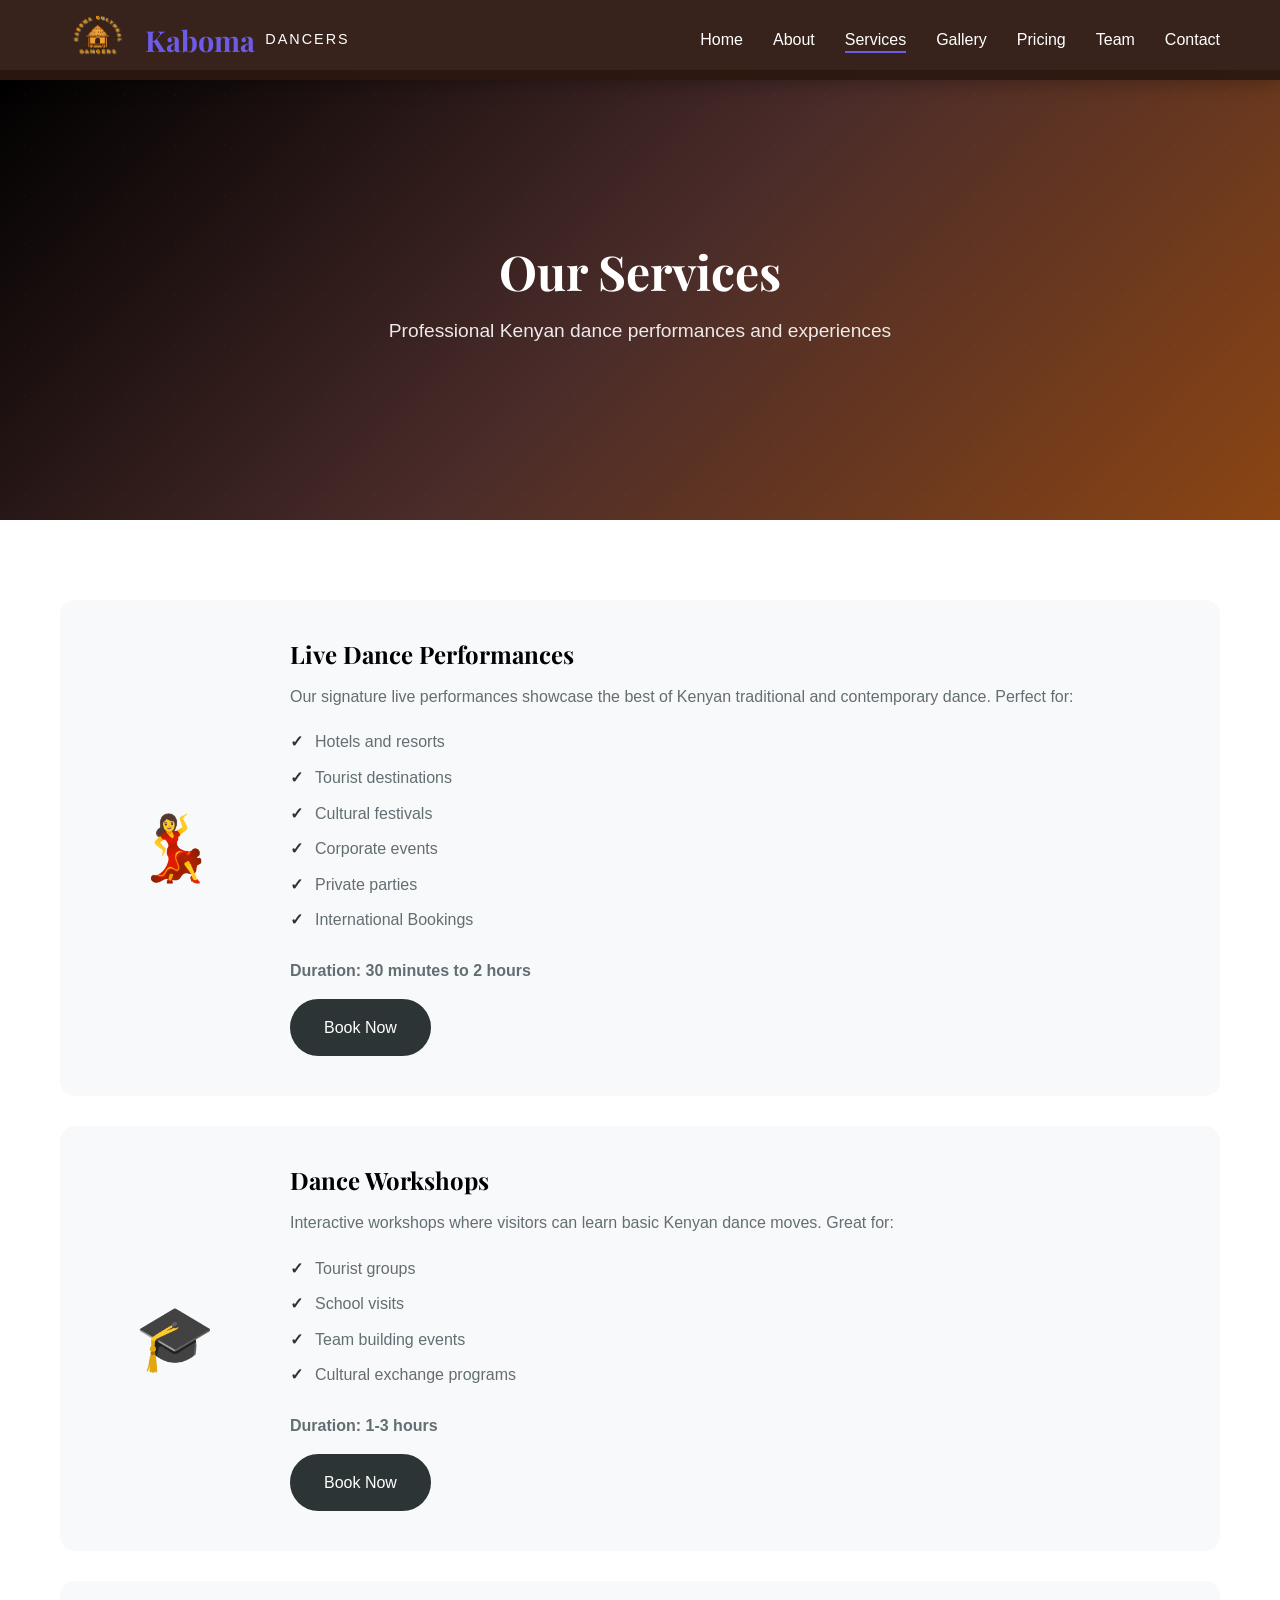
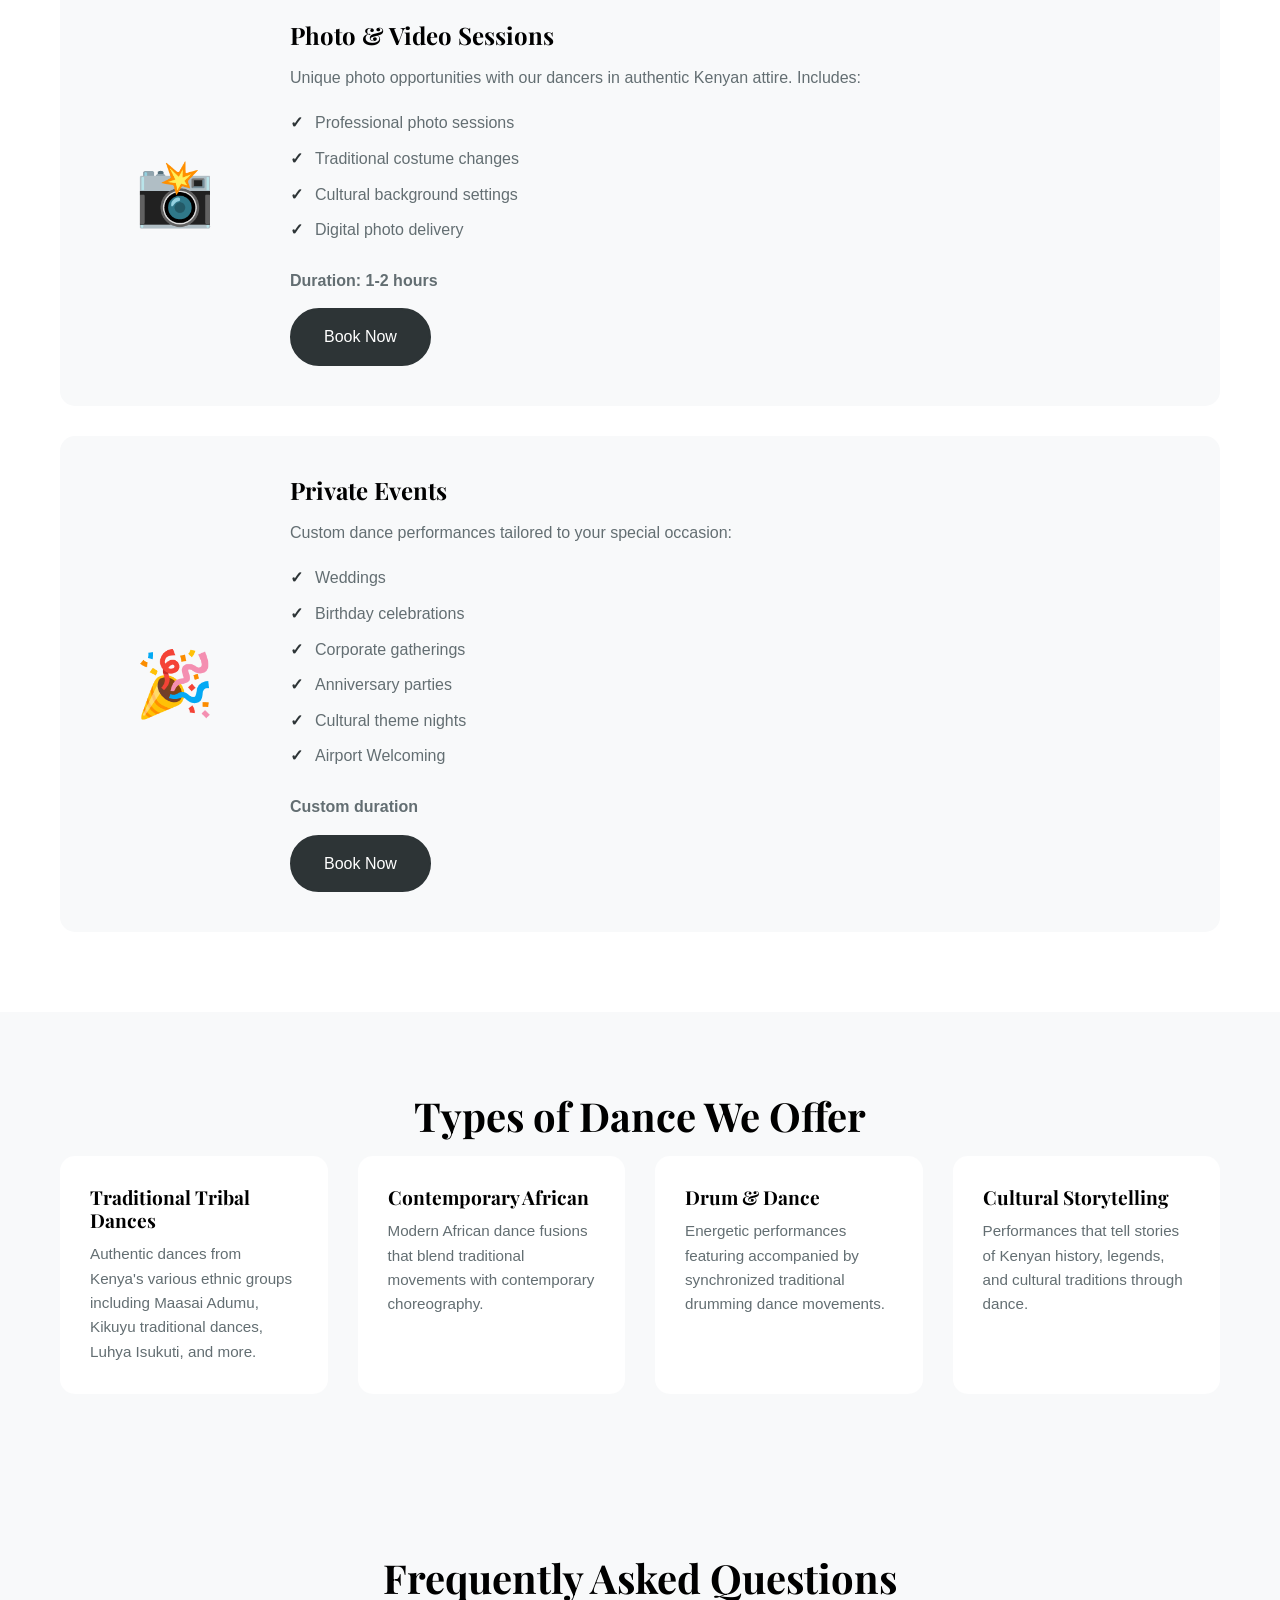
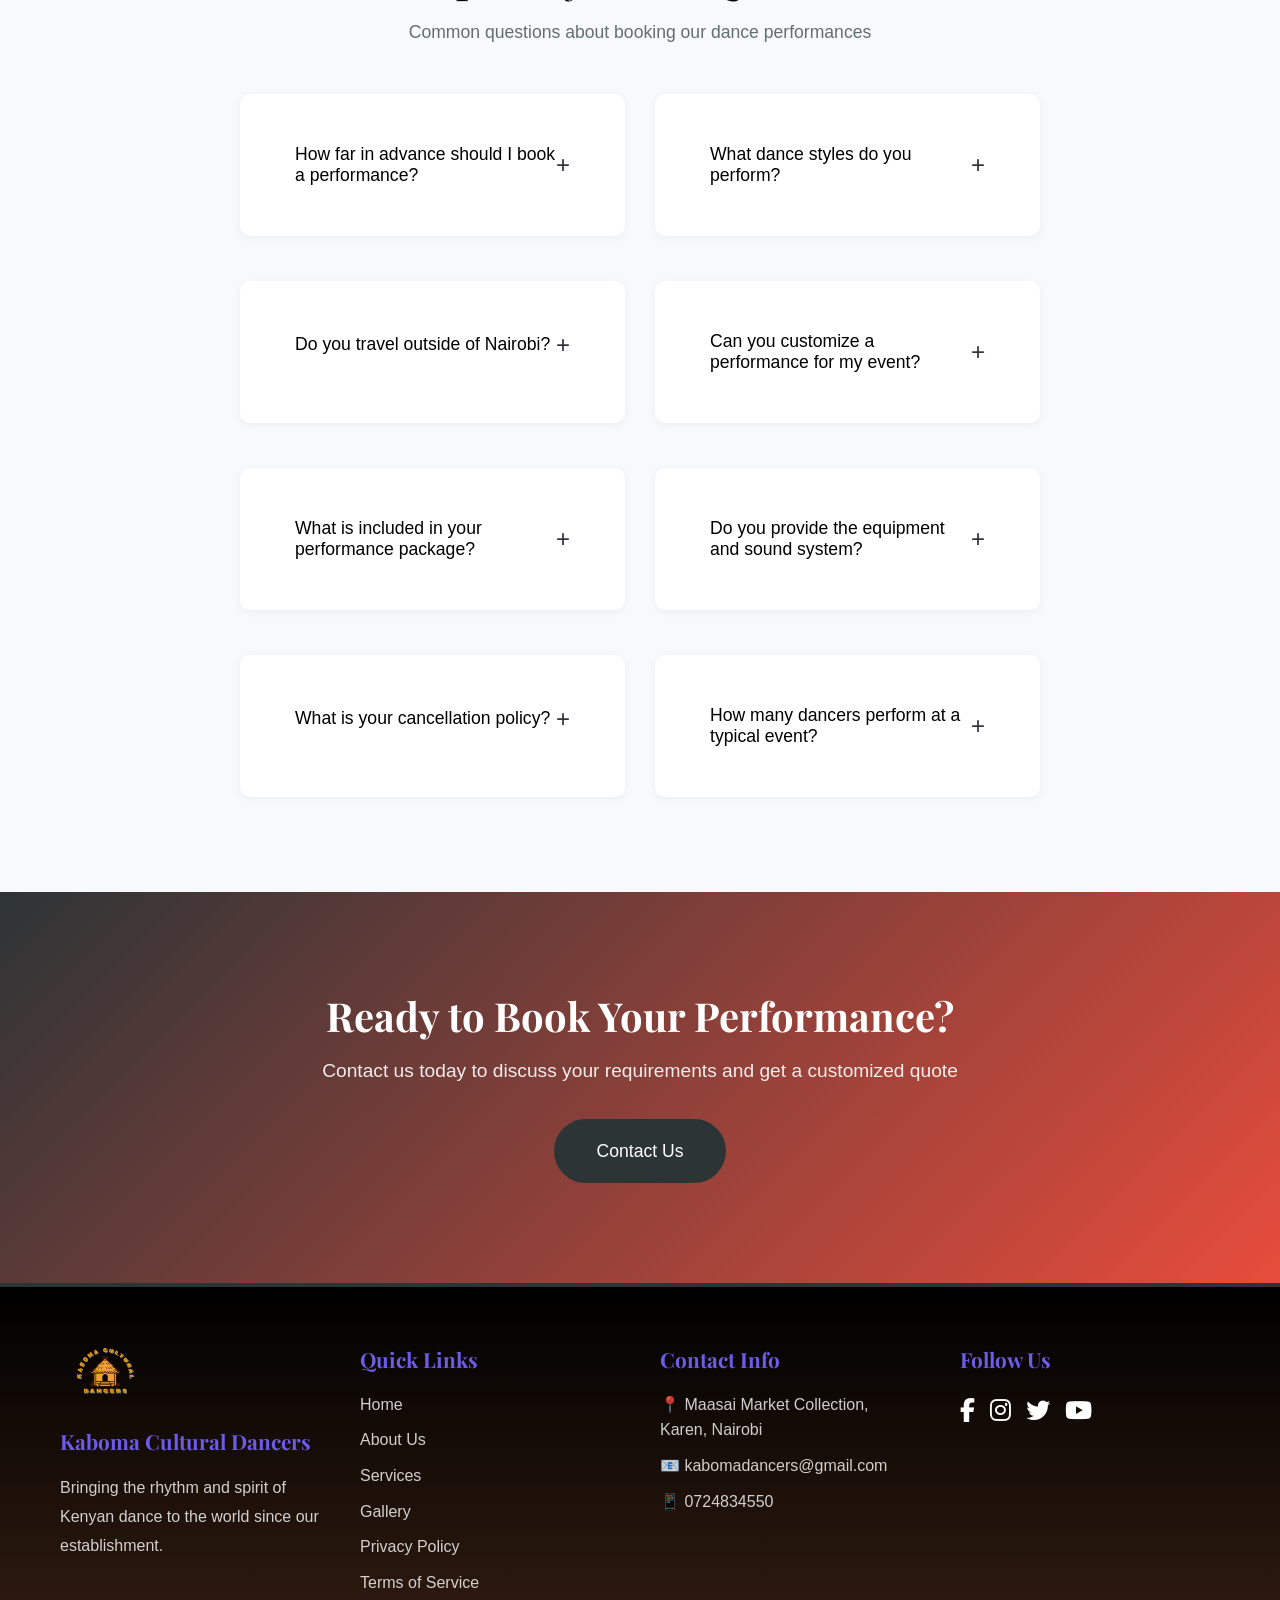
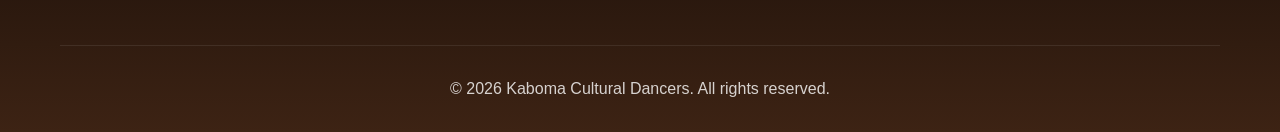
<file: services.html>
<!DOCTYPE html>
<html lang="en">
<head>
    <meta charset="UTF-8">
    <meta name="viewport" content="width=device-width, initial-scale=1.0">
    <meta name="description" content="Book Kaboma Cultural Dancers for your event - Live performances, dance workshops, photo sessions, and cultural experiences in Kenya.">
    <meta name="keywords" content="Kenyan dance services, book dance performance, dance workshop Kenya, cultural events, wedding dance performances">
    <meta name="robots" content="index, follow">
    <title>Our Services - Kaboma Cultural Dancers</title>
    <link rel="icon" type="image/svg+xml" href="data:image/svg+xml,%3Csvg xmlns='http://www.w3.org/2000/svg' viewBox='0 0 100 100'%3E%3Ccircle cx='50' cy='50' r='45' fill='%23c41e3a'/%3E%3Ctext x='50' y='65' font-size='40' text-anchor='middle' fill='white'%3E%F0%9F%8E%83%3C/text%3E%3C/svg%3E">
    <link rel="stylesheet" href="styles.css">
    <link rel="preconnect" href="https://fonts.googleapis.com">
    <link rel="preconnect" href="https://fonts.gstatic.com" crossorigin>
    <link href="https://fonts.googleapis.com/css2?family=Playfair+Display:wght@400;700&family=Poppins:wght@300;400;500;600&display=swap" rel="stylesheet">
    <link rel="stylesheet" href="https://cdnjs.cloudflare.com/ajax/libs/font-awesome/6.4.0/css/all.min.css">
</head>
<body>
    <!-- Header -->
    <header class="header">
        <div class="container">
            <nav class="navbar">
                <a href="index.html" class="logo">
                    <img src="images/logo.png" alt="Kaboma Cultural Dancers" class="logo-img">
                    <span class="logo-text">Kaboma</span>
                    <span class="logo-subtext">Dancers</span>
                </a>
                <button class="mobile-menu-btn" aria-label="Toggle menu">
                    <span></span>
                    <span></span>
                    <span></span>
                </button>
                <ul class="nav-menu">
                    <li><a href="index.html" class="nav-link">Home</a></li>
                    <li><a href="about.html" class="nav-link">About</a></li>
                    <li><a href="services.html" class="nav-link active">Services</a></li>
                    <li><a href="gallery.html" class="nav-link">Gallery</a></li>
                    <li><a href="pricing.html" class="nav-link">Pricing</a></li>
                    <li><a href="team.html" class="nav-link">Team</a></li>
                    <li><a href="contact.html" class="nav-link">Contact</a></li>
                </ul>
            </nav>
        </div>
    </header>

    <!-- Page Header -->
    <section class="page-header">
        <div class="page-header-overlay"></div>
        <div class="page-header-content">
            <h1>Our Services</h1>
            <p>Professional Kenyan dance performances and experiences</p>
        </div>
    </section>

    <!-- Main Services -->
    <section class="main-services">
        <div class="container">
            <div class="services-detail-grid">
                <div class="service-detail-card">
                    <div class="service-detail-icon">💃</div>
                    <div class="service-detail-content">
                        <h3>Live Dance Performances</h3>
                        <p>Our signature live performances showcase the best of Kenyan traditional and contemporary dance. Perfect for:</p>
                        <ul>
                            <li>Hotels and resorts</li>
                            <li>Tourist destinations</li>
                            <li>Cultural festivals</li>
                            <li>Corporate events</li>
                            <li>Private parties</li>
                            <li>International Bookings</li>
                        </ul>
                        <p class="service-duration">Duration: 30 minutes to 2 hours</p>
                        <a href="contact.html" class="btn btn-primary">Book Now</a>
                    </div>
                </div>

                <div class="service-detail-card">
                    <div class="service-detail-icon">🎓</div>
                    <div class="service-detail-content">
                        <h3>Dance Workshops</h3>
                        <p>Interactive workshops where visitors can learn basic Kenyan dance moves. Great for:</p>
                        <ul>
                            <li>Tourist groups</li>
                            <li>School visits</li>
                            <li>Team building events</li>
                            <li>Cultural exchange programs</li>
                        </ul>
                        <p class="service-duration">Duration: 1-3 hours</p>
                        <a href="contact.html" class="btn btn-primary">Book Now</a>
                    </div>
                </div>

                <div class="service-detail-card">
                    <div class="service-detail-icon">📸</div>
                    <div class="service-detail-content">
                        <h3>Photo & Video Sessions</h3>
                        <p>Unique photo opportunities with our dancers in authentic Kenyan attire. Includes:</p>
                        <ul>
                            <li>Professional photo sessions</li>
                            <li>Traditional costume changes</li>
                            <li>Cultural background settings</li>
                            <li>Digital photo delivery</li>
                        </ul>
                        <p class="service-duration">Duration: 1-2 hours</p>
                        <a href="contact.html" class="btn btn-primary">Book Now</a>
                    </div>
                </div>

                <div class="service-detail-card">
                    <div class="service-detail-icon">🎉</div>
                    <div class="service-detail-content">
                        <h3>Private Events</h3>
                        <p>Custom dance performances tailored to your special occasion:</p>
                        <ul>
                            <li>Weddings</li>
                            <li>Birthday celebrations</li>
                            <li>Corporate gatherings</li>
                            <li>Anniversary parties</li>
                            <li>Cultural theme nights</li>
                            <li>Airport Welcoming</li>
                        </ul>
                        <p class="service-duration">Custom duration</p>
                        <a href="contact.html" class="btn btn-primary">Book Now</a>
                    </div>
                </div>
            </div>
        </div>
    </section>

    <!-- Performance Types -->
    <section class="performance-types">
        <div class="container">
            <h2 class="section-title centered">Types of Dance We Offer</h2>
            <div class="dance-types-grid">
                <div class="dance-type-card">
                    <h3>Traditional Tribal Dances</h3>
                    <p>Authentic dances from Kenya's various ethnic groups including Maasai Adumu, Kikuyu traditional dances, Luhya Isukuti, and more.</p>
                </div>
                <div class="dance-type-card">
                    <h3>Contemporary African</h3>
                    <p>Modern African dance fusions that blend traditional movements with contemporary choreography.</p>
                </div>
                <div class="dance-type-card">
                    <h3>Drum & Dance</h3>
                    <p>Energetic performances featuring accompanied by synchronized traditional drumming dance movements.</p>
                </div>
                <div class="dance-type-card">
                    <h3>Cultural Storytelling</h3>
                    <p>Performances that tell stories of Kenyan history, legends, and cultural traditions through dance.</p>
                </div>
            </div>
        </div>
    </section>

    <!-- FAQ Section -->
    <section class="faq-section">
        <div class="container">
            <h2 class="section-title centered">Frequently Asked Questions</h2>
            <p class="section-subtitle centered">Common questions about booking our dance performances</p>
            
            <div class="faq-grid">
                <div class="faq-item">
                    <button class="faq-question">
                        <span>How far in advance should I book a performance?</span>
                        <span class="faq-icon">+</span>
                    </button>
                    <div class="faq-answer">
                        <p>We recommend booking at least 2-4 weeks in advance to ensure availability and allow time for customizing the performance to your event. However, we can sometimes accommodate last-minute requests depending on our schedule.</p>
                    </div>
                </div>
                
                <div class="faq-item">
                    <button class="faq-question">
                        <span>What dance styles do you perform?</span>
                        <span class="faq-icon">+</span>
                    </button>
                    <div class="faq-answer">
                        <p>We specialize in traditional Kenyan dances including Luhya, Luo, Kikuyu, and other ethnic dance forms, as well as modern fusion performances that blend traditional movements with contemporary choreography.</p>
                    </div>
                </div>
                
                <div class="faq-item">
                    <button class="faq-question">
                        <span>Do you travel outside of Nairobi?</span>
                        <span class="faq-icon">+</span>
                    </button>
                    <div class="faq-answer">
                        <p>Yes! We perform at events throughout Kenya and internationally. Travel costs may apply for destinations outside Nairobi, and we'll provide a detailed quote based on your location and requirements.</p>
                    </div>
                </div>
                
                <div class="faq-item">
                    <button class="faq-question">
                        <span>Can you customize a performance for my event?</span>
                        <span class="faq-icon">+</span>
                    </button>
                    <div class="faq-answer">
                        <p>Absolutely! We work closely with clients to create tailored performances that match their event theme, duration, and cultural preferences. Contact us to discuss your vision.</p>
                    </div>
                </div>
                
                <div class="faq-item">
                    <button class="faq-question">
                        <span>What is included in your performance package?</span>
                        <span class="faq-icon">+</span>
                    </button>
                    <div class="faq-answer">
                        <p>Our standard packages include costume changes, traditional live drumming, audience interaction, and a choreographed performance. We also offer workshops and meet-and-greet sessions as add-ons.</p>
                    </div>
                </div>
                
                <div class="faq-item">
                    <button class="faq-question">
                        <span>Do you provide the equipment and sound system?</span>
                        <span class="faq-icon">+</span>
                    </button>
                    <div class="faq-answer">
                        <p>Yes, we bring all necessary equipment including traditional instruments and a basic PA system. For larger venues, we recommend coordinating with your venue's technical team.</p>
                    </div>
                </div>
                
                <div class="faq-item">
                    <button class="faq-question">
                        <span>What is your cancellation policy?</span>
                        <span class="faq-icon">+</span>
                    </button>
                    <div class="faq-answer">
                        <p>We offer a full refund for cancellations made 14+ days before the event. Cancellations within 7-14 days receive a 50% refund. Cancellations within 7 days are non-refundable but can be rescheduled.</p>
                    </div>
                </div>
                
                <div class="faq-item">
                    <button class="faq-question">
                        <span>How many dancers perform at a typical event?</span>
                        <span class="faq-icon">+</span>
                    </button>
                    <div class="faq-answer">
                        <p>Our standard performance features 8-12 dancers, but we can provide anything from a solo dancer to ensembles of 25+ performers depending on your event needs and budget.</p>
                    </div>
                </div>
            </div>
        </div>
    </section>

    <!-- CTA Section -->
    <section class="cta">
        <div class="container">
            <div class="cta-content">
                <h2>Ready to Book Your Performance?</h2>
                <p>Contact us today to discuss your requirements and get a customized quote</p>
                <a href="contact.html" class="btn btn-primary btn-large">Contact Us</a>
            </div>
        </div>
    </section>

    <!-- Footer -->
    <footer class="footer">
        <div class="container">
            <div class="footer-grid">
                <div class="footer-section">
                    <img src="images/logo.png" alt="Kaboma Cultural Dancers" class="footer-logo">
                    <h3>Kaboma Cultural Dancers</h3>
                    <p>Bringing the rhythm and spirit of Kenyan dance to the world since our establishment.</p>
                </div>
                <div class="footer-section">
                    <h3>Quick Links</h3>
                    <ul>
                        <li><a href="index.html">Home</a></li>
                        <li><a href="about.html">About Us</a></li>
                        <li><a href="services.html">Services</a></li>
                        <li><a href="gallery.html">Gallery</a></li>
                        <li><a href="privacy-policy.html">Privacy Policy</a></li>
                        <li><a href="terms.html">Terms of Service</a></li>
                    </ul>
                </div>
                <div class="footer-section">
                    <h3>Contact Info</h3>
                    <ul>
                        <li>📍 Maasai Market Collection, Karen, Nairobi</li>
                        <li>📧 <a href="mailto:kabomadancers@gmail.com">kabomadancers@gmail.com</a></li>
                        <li>📱 <a href="tel:0724834550">0724834550</a></li>
                    </ul>
                </div>
                <div class="footer-section">
                    <h3>Follow Us</h3>
                    <div class="social-links">
                        <a href="https://facebook.com/kabomaculturaldancers" class="social-link" aria-label="Facebook"><i class="fab fa-facebook-f"></i></a>
                        <a href="https://instagram.com/kabomaculturaldancers" class="social-link" aria-label="Instagram"><i class="fab fa-instagram"></i></a>
                        <a href="https://twitter.com/kabomaculturaldancers" class="social-link" aria-label="Twitter"><i class="fab fa-twitter"></i></a>
                        <a href="https://youtube.com/kabomaculturaldancers" class="social-link" aria-label="YouTube"><i class="fab fa-youtube"></i></a>
                    </div>
                </div>
            </div>
            <div class="footer-bottom">
                <p>&copy; 2026 Kaboma Cultural Dancers. All rights reserved.</p>
            </div>
        </div>
    </footer>

    <script src="script.js"></script>
</body>
</html>
</file>
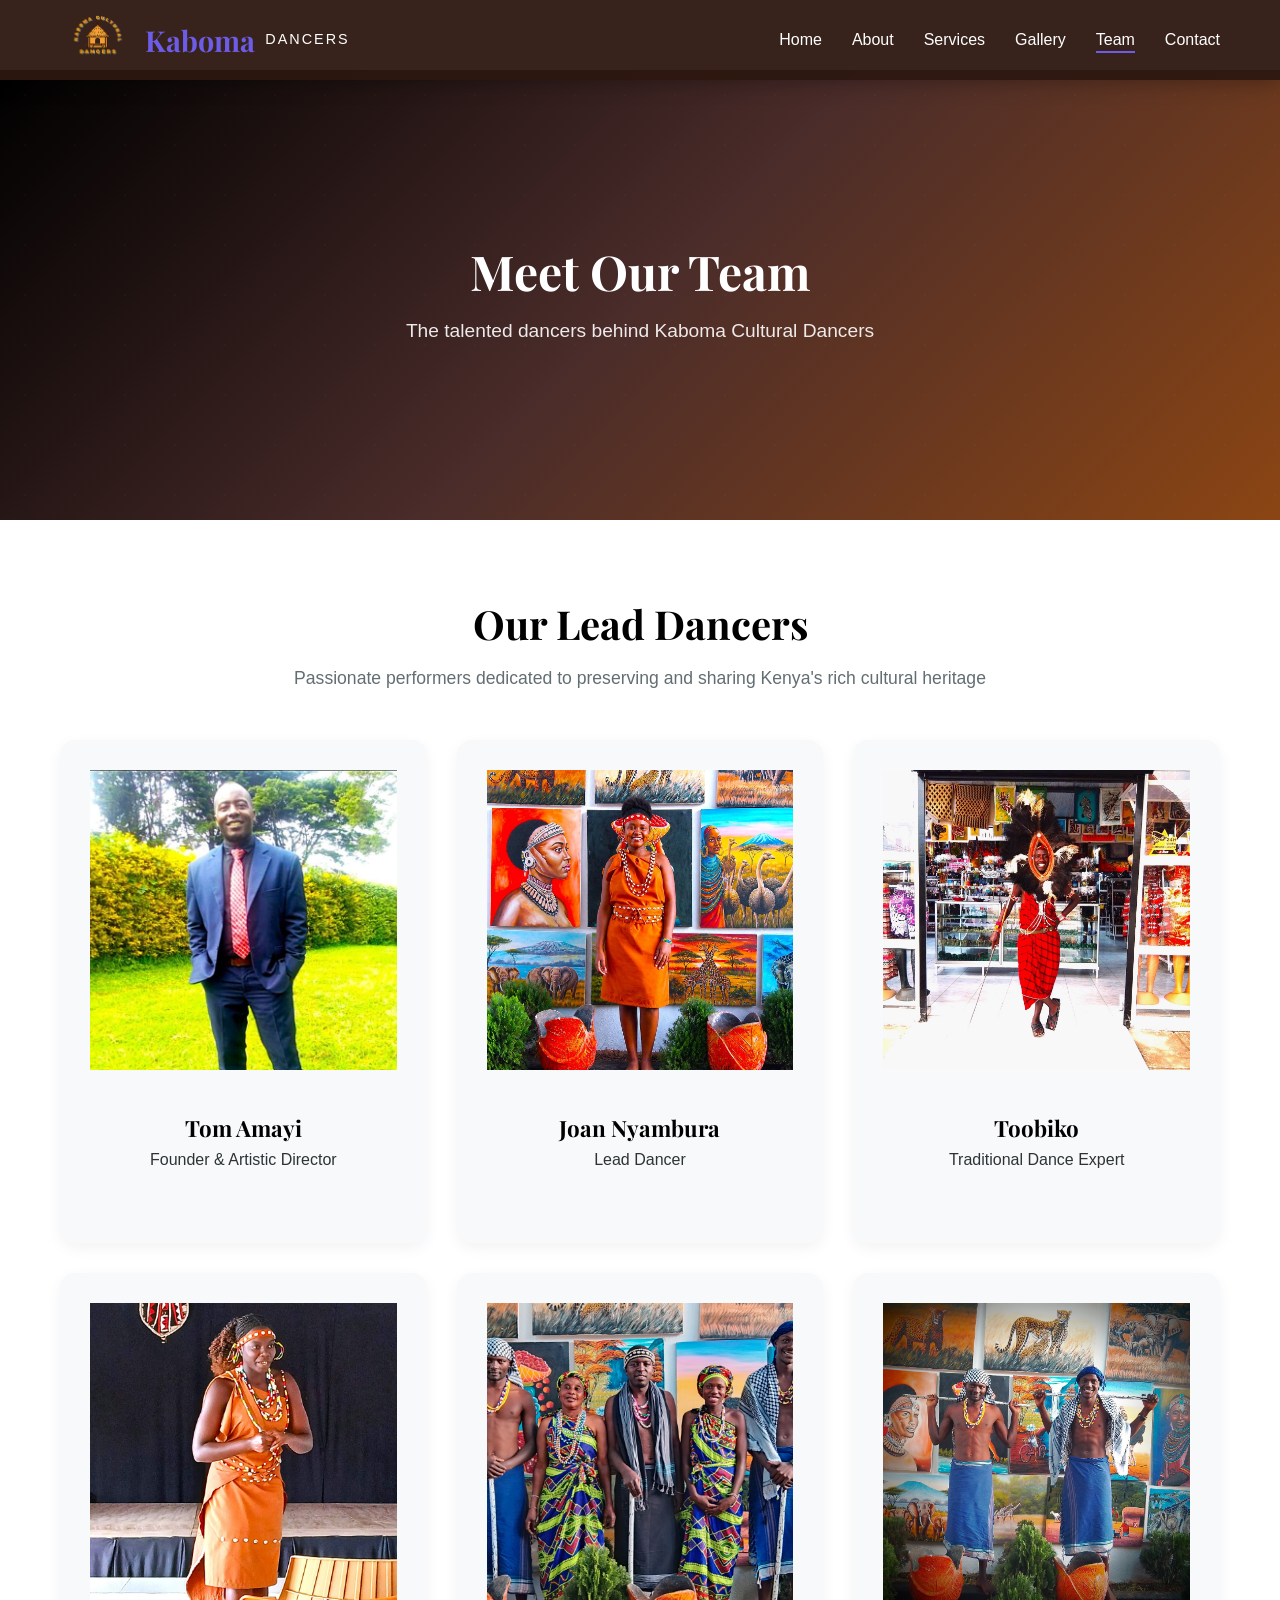
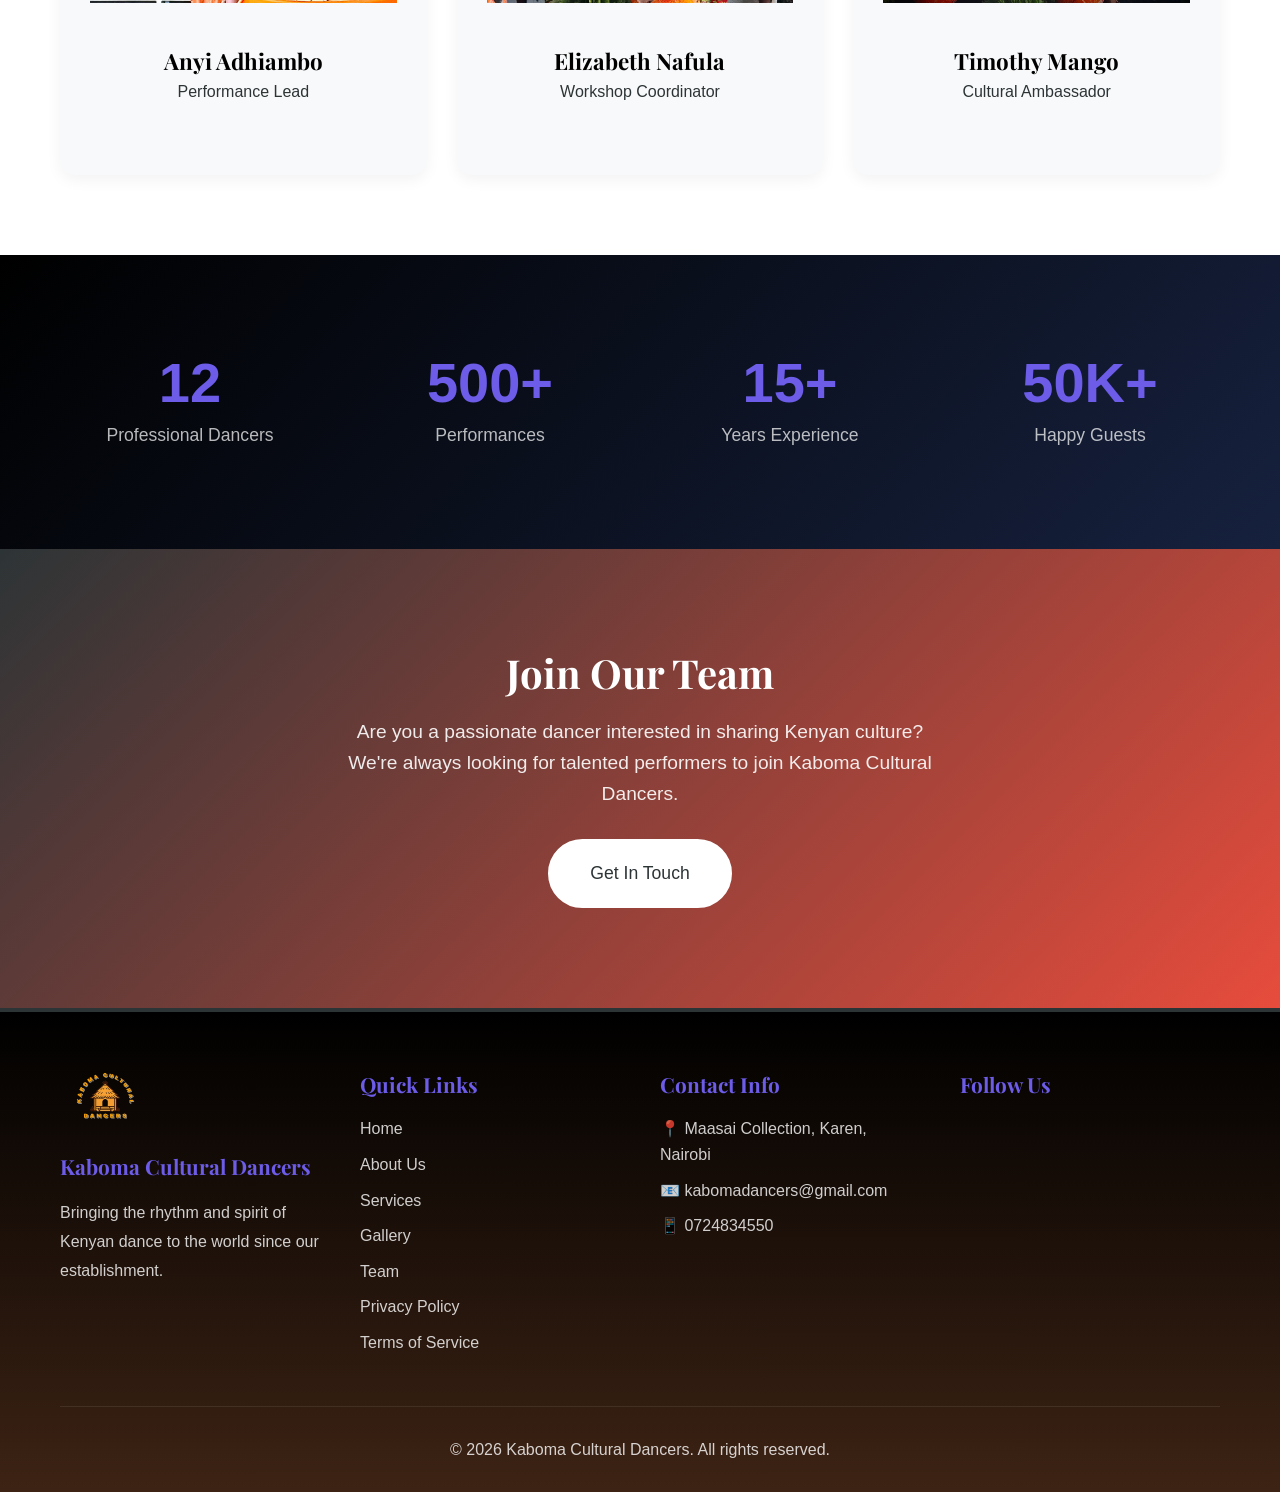
<file: team.html>
<!DOCTYPE html>
<html lang="en">
<head>
    <meta charset="UTF-8">
    <meta name="viewport" content="width=device-width, initial-scale=1.0">
    <meta name="description" content="Meet the talented dancers of Kaboma Cultural Dancers - our team of passionate performers dedicated to sharing Kenyan culture through dance">
    <meta name="keywords" content="Kaboma Cultural Dancers team, Kenyan dance performers, African dance troupe members, traditional dance artists, cultural dancers Kenya">
    <meta name="robots" content="index, follow">
    <title>Our Team - Kaboma Cultural Dancers</title>
    <link rel="icon" type="image/svg+xml" href="data:image/svg+xml,%3Csvg xmlns='http://www.w3.org/2000/svg' viewBox='0 0 100 100'%3E%3Ccircle cx='50' cy='50' r='45' fill='%23c41e3a'/%3E%3Ctext x='50' y='65' font-size='40' text-anchor='middle' fill='white'%3E%F0%9F%8E%83%3C/text%3E%3C/svg%3E">
    <link rel="stylesheet" href="styles.css">
    <link rel="stylesheet" href="team.css">
    <link rel="preconnect" href="https://fonts.googleapis.com">
    <link rel="preconnect" href="https://fonts.gstatic.com" crossorigin>
    <link href="https://fonts.googleapis.com/css2?family=Playfair+Display:wght@400;700&family=Poppins:wght@300;400;500;600&display=swap" rel="stylesheet">
</head>
<body>
    <!-- Header -->
    <header class="header">
        <div class="container">
            <nav class="navbar">
                <a href="index.html" class="logo">
                    <img src="images/logo.png" alt="Kaboma Cultural Dancers" class="logo-img">
                    <span class="logo-text">Kaboma</span>
                    <span class="logo-subtext">Dancers</span>
                </a>
                <button class="mobile-menu-btn" aria-label="Toggle menu">
                    <span></span>
                    <span></span>
                    <span></span>
                </button>
                <ul class="nav-menu">
                    <li><a href="index.html" class="nav-link">Home</a></li>
                    <li><a href="about.html" class="nav-link">About</a></li>
                    <li><a href="services.html" class="nav-link">Services</a></li>
                    <li><a href="gallery.html" class="nav-link">Gallery</a></li>
                    <li><a href="team.html" class="nav-link active">Team</a></li>
                    <li><a href="contact.html" class="nav-link">Contact</a></li>
                </ul>
            </nav>
        </div>
    </header>

    <!-- Page Header -->
    <section class="page-header">
        <div class="page-header-overlay"></div>
        <div class="page-header-content">
            <h1>Meet Our Team</h1>
            <p>The talented dancers behind Kaboma Cultural Dancers</p>
        </div>
    </section>

    <!-- Team Section -->
    <section class="team-section">
        <div class="container">
            <h2 class="section-title centered">Our Lead Dancers</h2>
            <p class="section-subtitle centered">Passionate performers dedicated to preserving and sharing Kenya's rich cultural heritage</p>
            
            <div class="team-grid">
                <div class="team-card">
                    <div class="team-image">
                        <img src="images/team/team-1.jpg" alt="Tom Amayi" loading="lazy">
                    </div>
                    <div class="team-info">
                        <h3>Tom Amayi</h3>
                        <p class="team-role">Founder & Artistic Director</p>
                    </div>
                </div>
                
                <div class="team-card">
                    <div class="team-image">
                        <img src="images/team/team-2.jpg" alt="Joan Nyambura" loading="lazy">
                    </div>
                    <div class="team-info">
                        <h3>Joan Nyambura</h3>
                        <p class="team-role">Lead Dancer</p>
                    </div>
                </div>
                
                <div class="team-card">
                    <div class="team-image">
                        <img src="images/team/team-3.jpg" alt="Toobiko" loading="lazy">
                    </div>
                    <div class="team-info">
                        <h3>Toobiko</h3>
                        <p class="team-role">Traditional Dance Expert</p>
                    </div>
                </div>
                
                <div class="team-card">
                    <div class="team-image">
                        <img src="images/team/team-4.jpg" alt="Anyi Adhiambo" loading="lazy">
                    </div>
                    <div class="team-info">
                        <h3>Anyi Adhiambo</h3>
                        <p class="team-role">Performance Lead</p>
                    </div>
                </div>
                
                <div class="team-card">
                    <div class="team-image">
                        <img src="images/team/team-5.jpg" alt="Elizabeth Nafula" loading="lazy">
                    </div>
                    <div class="team-info">
                        <h3>Elizabeth Nafula</h3>
                        <p class="team-role">Workshop Coordinator</p>
                    </div>
                </div>
                
                <div class="team-card">
                    <div class="team-image">
                        <img src="images/team/team-6.jpg" alt="Timothy Mango" loading="lazy">
                    </div>
                    <div class="team-info">
                        <h3>Timothy Mango</h3>
                        <p class="team-role">Cultural Ambassador</p>
                    </div>
                </div>
            </div>
        </div>
    </section>

    <!-- Stats Section -->
    <section class="team-stats">
        <div class="container">
            <div class="stats-grid">
                <div class="stat-item">
                    <span class="stat-number">12</span>
                    <span class="stat-label">Professional Dancers</span>
                </div>
                <div class="stat-item">
                    <span class="stat-number">500+</span>
                    <span class="stat-label">Performances</span>
                </div>
                <div class="stat-item">
                    <span class="stat-number">15+</span>
                    <span class="stat-label">Years Experience</span>
                </div>
                <div class="stat-item">
                    <span class="stat-number">50K+</span>
                    <span class="stat-label">Happy Guests</span>
                </div>
            </div>
        </div>
    </section>

    <!-- Join Team Section -->
    <section class="join-team">
        <div class="container">
            <div class="join-content">
                <h2>Join Our Team</h2>
                <p>Are you a passionate dancer interested in sharing Kenyan culture? We're always looking for talented performers to join Kaboma Cultural Dancers.</p>
                <a href="contact.html" class="btn btn-primary btn-large">Get In Touch</a>
            </div>
        </div>
    </section>

    <!-- Footer -->
    <footer class="footer">
        <div class="container">
            <div class="footer-grid">
                <div class="footer-section">
                    <img src="images/logo.png" alt="Kaboma Cultural Dancers" class="footer-logo">
                    <h3>Kaboma Cultural Dancers</h3>
                    <p>Bringing the rhythm and spirit of Kenyan dance to the world since our establishment.</p>
                </div>
                <div class="footer-section">
                    <h3>Quick Links</h3>
                    <ul>
                        <li><a href="index.html">Home</a></li>
                        <li><a href="about.html">About Us</a></li>
                        <li><a href="services.html">Services</a></li>
                        <li><a href="gallery.html">Gallery</a></li>
                        <li><a href="team.html">Team</a></li>
                        <li><a href="privacy-policy.html">Privacy Policy</a></li>
                        <li><a href="terms.html">Terms of Service</a></li>
                    </ul>
                </div>
                <div class="footer-section">
                    <h3>Contact Info</h3>
                    <ul>
                        <li>📍 Maasai Collection, Karen, Nairobi</li>
                        <li>📧 <a href="mailto:kabomadancers@gmail.com">kabomadancers@gmail.com</a></li>
                        <li>📱 <a href="tel:0724834550">0724834550</a></li>
                    </ul>
                </div>
                <div class="footer-section">
                    <h3>Follow Us</h3>
                    <div class="social-links">
                        <a href="https://facebook.com/kabomaculturaldancers" class="social-link" aria-label="Facebook"><i class="fab fa-facebook-f"></i></a>
                        <a href="https://instagram.com/kabomaculturaldancers" class="social-link" aria-label="Instagram"><i class="fab fa-instagram"></i></a>
                        <a href="https://twitter.com/kabomaculturaldancers" class="social-link" aria-label="Twitter"><i class="fab fa-twitter"></i></a>
                        <a href="https://youtube.com/kabomaculturaldancers" class="social-link" aria-label="YouTube"><i class="fab fa-youtube"></i></a>
                    </div>
                </div>
            </div>
            <div class="footer-bottom">
                <p>&copy; 2026 Kaboma Cultural Dancers. All rights reserved.</p>
            </div>
        </div>
    </footer>

    <script src="script.js"></script>
</body>
</html>
</file>
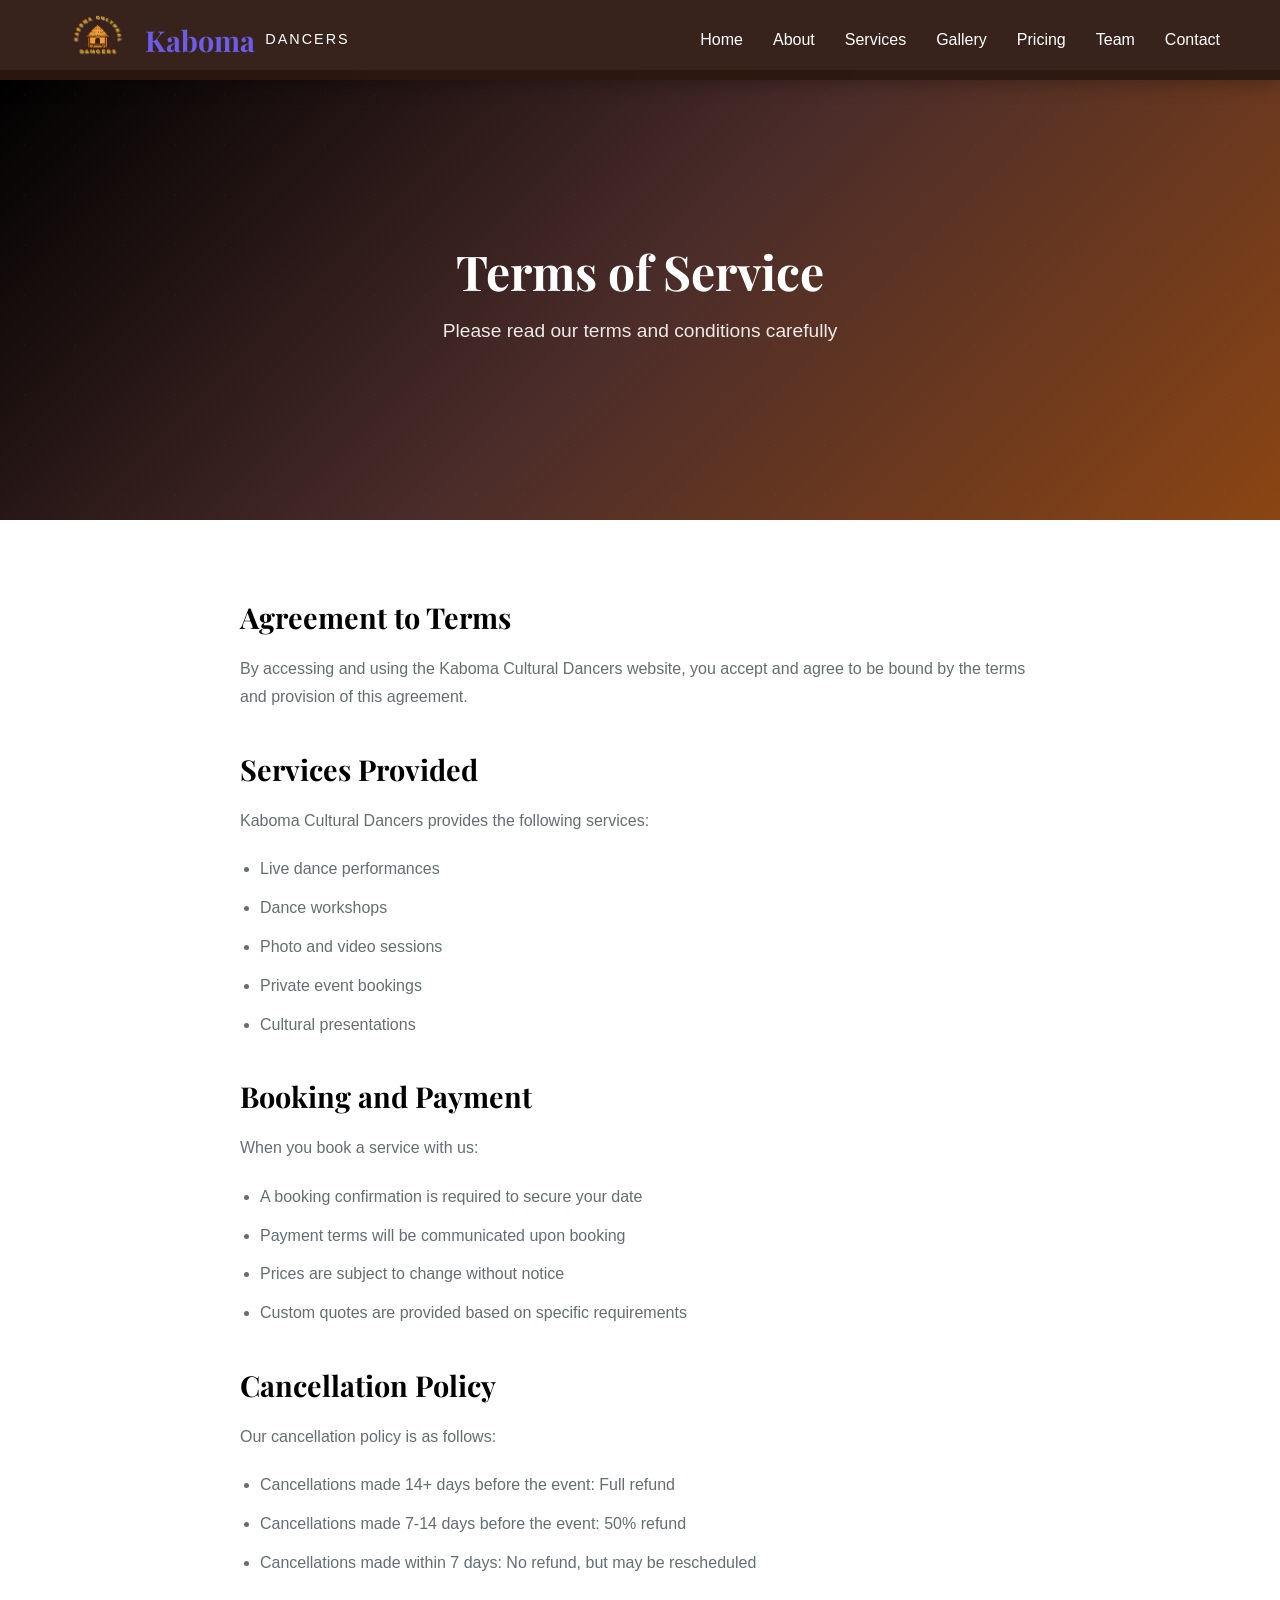
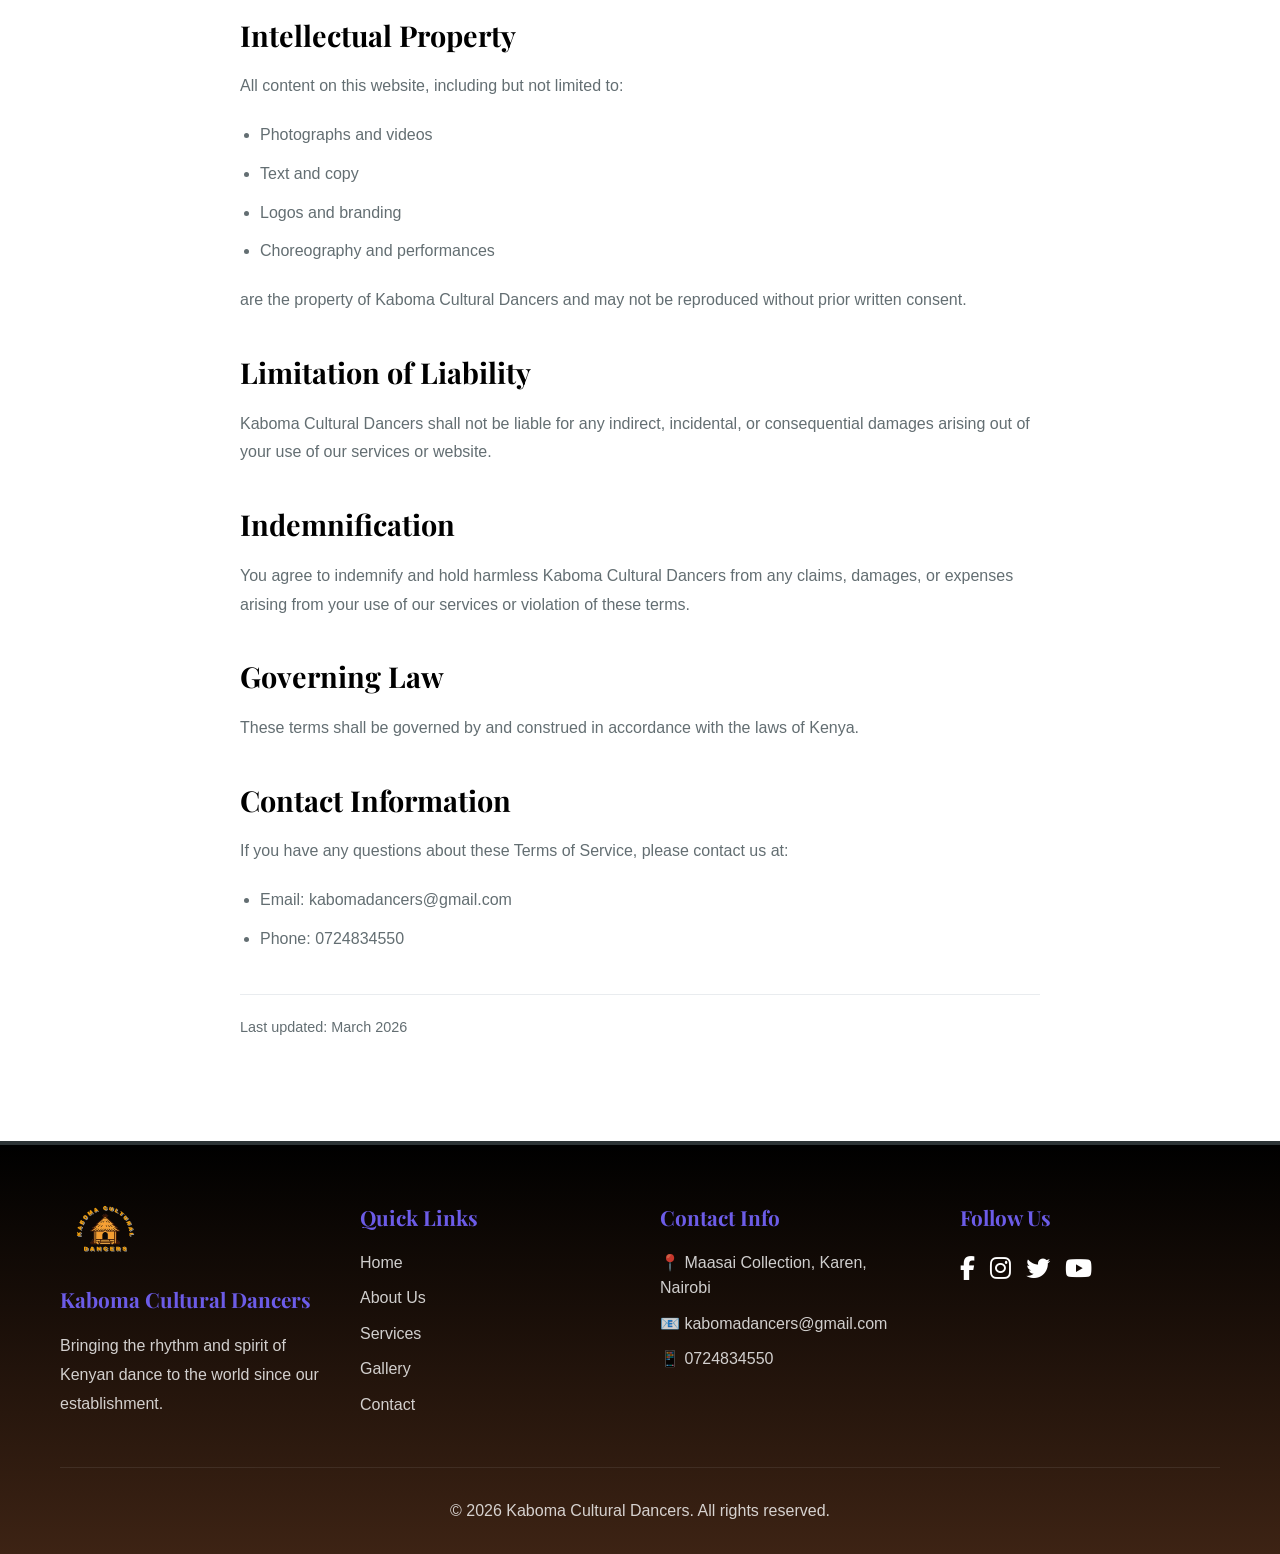
<file: terms.html>
<!DOCTYPE html>
<html lang="en">
<head>
    <meta charset="UTF-8">
    <meta name="viewport" content="width=device-width, initial-scale=1.0">
    <meta name="description" content="Terms of Service - Kaboma Cultural Dancers">
    <meta name="robots" content="index, follow">
    <title>Terms of Service - Kaboma Cultural Dancers</title>
    <link rel="icon" type="image/svg+xml" href="data:image/svg+xml,%3Csvg xmlns='http://www.w3.org/2000/svg' viewBox='0 0 100 100'%3E%3Ccircle cx='50' cy='50' r='45' fill='%23c41e3a'/%3E%3Ctext x='50' y='65' font-size='40' text-anchor='middle' fill='white'%3E%F0%9F%8E%83%3C/text%3E%3C/svg%3E">
    <link rel="stylesheet" href="styles.css">
    <link rel="preconnect" href="https://fonts.googleapis.com">
    <link rel="preconnect" href="https://fonts.gstatic.com" crossorigin>
    <link href="https://fonts.googleapis.com/css2?family=Playfair+Display:wght@400;700&family=Poppins:wght@300;400;500;600&display=swap" rel="stylesheet">
    <link rel="stylesheet" href="https://cdnjs.cloudflare.com/ajax/libs/font-awesome/6.4.0/css/all.min.css">
</head>
<body>
    <!-- Header -->
    <header class="header">
        <div class="container">
            <nav class="navbar">
                <a href="index.html" class="logo">
                    <img src="images/logo.png" alt="Kaboma Cultural Dancers" class="logo-img">
                    <span class="logo-text">Kaboma</span>
                    <span class="logo-subtext">Dancers</span>
                </a>
                <button class="mobile-menu-btn" aria-label="Toggle menu">
                    <span></span>
                    <span></span>
                    <span></span>
                </button>
                <ul class="nav-menu">
                    <li><a href="index.html" class="nav-link">Home</a></li>
                    <li><a href="about.html" class="nav-link">About</a></li>
                    <li><a href="services.html" class="nav-link">Services</a></li>
                    <li><a href="gallery.html" class="nav-link">Gallery</a></li>
                    <li><a href="pricing.html" class="nav-link">Pricing</a></li>
                    <li><a href="team.html" class="nav-link">Team</a></li>
                    <li><a href="contact.html" class="nav-link">Contact</a></li>
                </ul>
            </nav>
        </div>
    </header>

    <!-- Page Header -->
    <section class="page-header">
        <div class="page-header-overlay"></div>
        <div class="page-header-content">
            <h1>Terms of Service</h1>
            <p>Please read our terms and conditions carefully</p>
        </div>
    </section>

    <!-- Terms Content -->
    <section class="content-section">
        <div class="container">
            <div class="content-wrapper">
                <h2>Agreement to Terms</h2>
                <p>By accessing and using the Kaboma Cultural Dancers website, you accept and agree to be bound by the terms and provision of this agreement.</p>

                <h2>Services Provided</h2>
                <p>Kaboma Cultural Dancers provides the following services:</p>
                <ul>
                    <li>Live dance performances</li>
                    <li>Dance workshops</li>
                    <li>Photo and video sessions</li>
                    <li>Private event bookings</li>
                    <li>Cultural presentations</li>
                </ul>

                <h2>Booking and Payment</h2>
                <p>When you book a service with us:</p>
                <ul>
                    <li>A booking confirmation is required to secure your date</li>
                    <li>Payment terms will be communicated upon booking</li>
                    <li>Prices are subject to change without notice</li>
                    <li>Custom quotes are provided based on specific requirements</li>
                </ul>

                <h2>Cancellation Policy</h2>
                <p>Our cancellation policy is as follows:</p>
                <ul>
                    <li>Cancellations made 14+ days before the event: Full refund</li>
                    <li>Cancellations made 7-14 days before the event: 50% refund</li>
                    <li>Cancellations made within 7 days: No refund, but may be rescheduled</li>
                </ul>

                <h2>Intellectual Property</h2>
                <p>All content on this website, including but not limited to:</p>
                <ul>
                    <li>Photographs and videos</li>
                    <li>Text and copy</li>
                    <li>Logos and branding</li>
                    <li>Choreography and performances</li>
                </ul>
                <p>are the property of Kaboma Cultural Dancers and may not be reproduced without prior written consent.</p>

                <h2>Limitation of Liability</h2>
                <p>Kaboma Cultural Dancers shall not be liable for any indirect, incidental, or consequential damages arising out of your use of our services or website.</p>

                <h2>Indemnification</h2>
                <p>You agree to indemnify and hold harmless Kaboma Cultural Dancers from any claims, damages, or expenses arising from your use of our services or violation of these terms.</p>

                <h2>Governing Law</h2>
                <p>These terms shall be governed by and construed in accordance with the laws of Kenya.</p>

                <h2>Contact Information</h2>
                <p>If you have any questions about these Terms of Service, please contact us at:</p>
                <ul>
                    <li>Email: <a href="mailto:kabomadancers@gmail.com">kabomadancers@gmail.com</a></li>
                    <li>Phone: <a href="tel:0724834550">0724834550</a></li>
                </ul>

                <p class="last-updated">Last updated: March 2026</p>
            </div>
        </div>
    </section>

    <!-- Footer -->
    <footer class="footer">
        <div class="container">
            <div class="footer-grid">
                <div class="footer-section">
                    <img src="images/logo.png" alt="Kaboma Cultural Dancers" class="footer-logo">
                    <h3>Kaboma Cultural Dancers</h3>
                    <p>Bringing the rhythm and spirit of Kenyan dance to the world since our establishment.</p>
                </div>
                <div class="footer-section">
                    <h3>Quick Links</h3>
                    <ul>
                        <li><a href="index.html">Home</a></li>
                        <li><a href="about.html">About Us</a></li>
                        <li><a href="services.html">Services</a></li>
                        <li><a href="gallery.html">Gallery</a></li>
                        <li><a href="contact.html">Contact</a></li>
                    </ul>
                </div>
                <div class="footer-section">
                    <h3>Contact Info</h3>
                    <ul>
                        <li>📍 Maasai Collection, Karen, Nairobi</li>
                        <li>📧 <a href="mailto:kabomadancers@gmail.com">kabomadancers@gmail.com</a></li>
                        <li>📱 <a href="tel:0724834550">0724834550</a></li>
                    </ul>
                </div>
                <div class="footer-section">
                    <h3>Follow Us</h3>
                    <div class="social-links">
                        <a href="https://facebook.com/kabomaculturaldancers" class="social-link" aria-label="Facebook"><i class="fab fa-facebook-f"></i></a>
                        <a href="https://instagram.com/kabomaculturaldancers" class="social-link" aria-label="Instagram"><i class="fab fa-instagram"></i></a>
                        <a href="https://twitter.com/kabomaculturaldancers" class="social-link" aria-label="Twitter"><i class="fab fa-twitter"></i></a>
                        <a href="https://youtube.com/kabomaculturaldancers" class="social-link" aria-label="YouTube"><i class="fab fa-youtube"></i></a>
                    </div>
                </div>
            </div>
            <div class="footer-bottom">
                <p>&copy; 2026 Kaboma Cultural Dancers. All rights reserved.</p>
            </div>
        </div>
    </footer>

    <script src="script.js"></script>
</body>
</html>
</file>
<file: styles.css>
/* Reset and Base Styles */
* {
    margin: 0;
    padding: 0;
    box-sizing: border-box;
}

:root {
    /* Modern Vibrant Color Palette */
    --primary-color: #2d3436; /* Dark Charcoal */
    --secondary-color: #6c5ce7; /* Purple */
    --tertiary-color: #00cec9; /* Teal */
    --accent-color: #fd79a8; /* Pink */
    --accent-color-2: #fdcb6e; /* Yellow/Gold */
    --dark-color: #000000; /* Pure Black */
    --light-color: #ffffff; /* Pure White */
    --text-color: #2d3436;
    --text-light: #636e72;
    --gradient-1: linear-gradient(135deg, #6c5ce7, #00cec9);
    --gradient-2: linear-gradient(135deg, #fd79a8, #fdcb6e);
    --transition: all 0.3s ease;
}

html {
    /* Smooth scrolling disabled for cleaner UX */
}

body {
    font-family: 'Roboto', sans-serif;
    line-height: 1.6;
    color: var(--text-color);
    background-color: var(--light-color);
}

/* Skip Link for Accessibility */
.skip-link {
    position: absolute;
    top: -40px;
    left: 0;
    background: var(--primary-color);
    color: white;
    padding: 8px 16px;
    z-index: 10000;
    transition: top 0.3s;
}

.skip-link:focus {
    top: 0;
}

h1, h2, h3, h4, h5, h6 {
    font-family: 'Playfair Display', serif;
    font-weight: 700;
    line-height: 1.2;
}

a {
    text-decoration: none;
    color: inherit;
    transition: var(--transition);
}

ul {
    list-style: none;
}

img {
    max-width: 100%;
    height: auto;
}

.container {
    max-width: 1200px;
    margin: 0 auto;
    padding: 0 20px;
}

.section-title {
    font-size: 2.5rem;
    color: var(--dark-color);
    margin-bottom: 1rem;
}

.section-subtitle {
    font-size: 1.1rem;
    color: var(--text-light);
    margin-bottom: 3rem;
}

.centered {
    text-align: center;
}

/* Buttons */
.btn {
    display: inline-block;
    padding: 14px 32px;
    border-radius: 50px;
    font-weight: 500;
    cursor: pointer;
    transition: var(--transition);
    text-align: center;
}

.btn-primary {
    background-color: var(--primary-color);
    color: white;
    border: 2px solid var(--primary-color);
}

.btn-primary:hover {
    background-color: transparent;
    color: var(--primary-color);
    transform: translateY(-3px);
    box-shadow: 0 10px 25px rgba(212, 175, 55, 0.4);
}

.btn-secondary {
    background-color: transparent;
    color: white;
    border: 2px solid white;
}

.btn-secondary:hover {
    background-color: var(--accent-color);
    color: var(--dark-color);
    border-color: var(--accent-color);
    transform: translateY(-3px);
    box-shadow: 0 10px 25px rgba(212, 175, 55, 0.3);
}

.btn-large {
    padding: 18px 40px;
    font-size: 1.1rem;
}

/* Header */
.header {
    position: fixed;
    top: 0;
    left: 0;
    width: 100%;
    z-index: 1000;
    background-color: rgba(45, 24, 16, 0.95); /* Kenyan Earth Brown */
    padding: 15px 0;
    transition: var(--transition);
    box-shadow: 0 2px 20px rgba(0, 0, 0, 0.3);
}

.navbar {
    display: flex;
    justify-content: space-between;
    align-items: center;
}

.logo {
    display: flex;
    align-items: center;
    gap: 10px;
}

.logo-img {
    height: 50px;
    width: auto;
}

.footer-logo {
    height: 60px;
    width: auto;
    margin-bottom: 15px;
}

.logo-text {
    font-family: 'Playfair Display', serif;
    font-size: 1.8rem;
    font-weight: 700;
    color: var(--secondary-color);
}

.logo-subtext {
    font-size: 0.9rem;
    color: white;
    text-transform: uppercase;
    letter-spacing: 2px;
}

.nav-menu {
    display: flex;
    gap: 30px;
}

.nav-link {
    color: white;
    font-weight: 500;
    position: relative;
    padding: 5px 0;
    transition: var(--transition);
}

.nav-link::after {
    content: '';
    position: absolute;
    bottom: 0;
    left: 0;
    width: 0;
    height: 2px;
    background: var(--secondary-color);
    transition: width 0.4s ease;
}

.nav-link:hover::after,
.nav-link.active::after {
    width: 100%;
}

.nav-link:hover {
    color: var(--secondary-color);
}

.mobile-menu-btn {
    display: none;
    flex-direction: column;
    gap: 5px;
    background: none;
    border: none;
    cursor: pointer;
    padding: 5px;
}

.mobile-menu-btn span {
    width: 25px;
    height: 3px;
    background-color: white;
    transition: var(--transition);
}

/* Hero Section */
.hero {
    min-height: 100vh;
    display: flex;
    align-items: center;
    justify-content: center;
    text-align: center;
    position: relative;
    background: linear-gradient(135deg, var(--dark-color) 0%, #4a2c2a 50%, #8b4513 100%); /* Kenyan earth tones */
    color: white;
    padding: 100px 20px;
    overflow: hidden;
}

.hero-overlay {
    position: absolute;
    top: 0;
    left: 0;
    width: 100%;
    height: 100%;
    background: url('data:image/svg+xml,<svg xmlns="http://www.w3.org/2000/svg" viewBox="0 0 100 100"><circle cx="50" cy="50" r="1" fill="rgba(255,255,255,0.1)"/></svg>');
    background-size: 50px 50px;
}

/* Kenyan tribal pattern overlay */
.hero::before {
    content: '';
    position: absolute;
    top: 0;
    left: 0;
    width: 100%;
    height: 100%;
    background: repeating-linear-gradient(
        45deg,
        transparent,
        transparent 10px,
        rgba(218, 165, 32, 0.03) 10px,
        rgba(218, 165, 32, 0.03) 20px
    );
    pointer-events: none;
}

.hero-content {
    position: relative;
    z-index: 1;
    max-width: 800px;
}

.hero-title {
    font-size: 3.5rem;
    margin-bottom: 1.5rem;
    text-shadow: 2px 2px 4px rgba(0,0,0,0.3);
}

.hero-subtitle {
    font-size: 1.3rem;
    margin-bottom: 2.5rem;
    opacity: 0.9;
}

.hero-buttons {
    display: flex;
    gap: 20px;
    justify-content: center;
    flex-wrap: wrap;
}

.hero-badge {
    display: inline-block;
    background: linear-gradient(135deg, rgba(196, 30, 58, 0.9) 0%, rgba(218, 165, 32, 0.9) 100%);
    color: white;
    padding: 8px 20px;
    border-radius: 30px;
    font-size: 0.85rem;
    font-weight: 600;
    text-transform: uppercase;
    letter-spacing: 1px;
    margin-bottom: 20px;
}

.hero-features {
    display: flex;
    justify-content: center;
    gap: 40px;
    margin-top: 40px;
    flex-wrap: wrap;
}

.hero-feature {
    display: flex;
    align-items: center;
    gap: 10px;
    color: white;
    font-size: 0.95rem;
    opacity: 0.9;
}

.hero-feature i {
    font-size: 1.2rem;
    color: var(--gold-color);
}

/* About Preview */
.about-preview {
    padding: 80px 0;
    background-color: white;
}

.about-grid {
    display: grid;
    grid-template-columns: 1fr 1fr;
    gap: 60px;
    align-items: center;
}

.about-header {
    text-align: center;
    margin-bottom: 50px;
}

.about-header .section-subtitle {
    max-width: 600px;
    margin: 15px auto 0;
}

.about-content {
    padding-right: 20px;
}

.about-content h3 {
    font-family: 'Playfair Display', serif;
    font-size: 1.8rem;
    color: var(--primary-color);
    margin-bottom: 20px;
}

.about-text {
    font-size: 1.1rem;
    color: var(--text-light);
    margin-bottom: 1.5rem;
    line-height: 1.8;
}

.about-features {
    display: grid;
    gap: 30px;
}

.feature-card {
    background: linear-gradient(135deg, #f8f9fa 0%, #e9ecef 100%);
    padding: 30px;
    border-radius: 15px;
    text-align: center;
    transition: var(--transition);
}

.feature-card:hover {
    transform: translateY(-5px);
    box-shadow: 0 10px 30px rgba(0,0,0,0.1);
}

.feature-icon {
    font-size: 3rem;
    margin-bottom: 15px;
}

.feature-card h3 {
    font-size: 1.3rem;
    color: var(--dark-color);
    margin-bottom: 10px;
}

.feature-card p {
    color: var(--text-light);
}

/* Services Preview */
.services-preview {
    padding: 80px 0;
    background-color: #f8f9fa;
}

.services-grid {
    display: grid;
    grid-template-columns: repeat(4, 1fr);
    gap: 30px;
}

.service-card {
    background: white;
    padding: 40px 30px;
    border-radius: 15px;
    text-align: center;
    transition: var(--transition);
    box-shadow: 0 5px 15px rgba(0,0,0,0.05);
}

.service-card:hover {
    transform: translateY(-10px);
    box-shadow: 0 25px 50px rgba(196, 30, 58, 0.2);
    border-bottom: 3px solid var(--primary-color);
}

.service-icon {
    font-size: 3.5rem;
    margin-bottom: 20px;
}

.service-card h3 {
    font-size: 1.4rem;
    color: var(--dark-color);
    margin-bottom: 15px;
}

.service-card p {
    color: var(--text-light);
    margin-bottom: 20px;
}

.service-link {
    color: var(--primary-color);
    font-weight: 600;
}

.service-link:hover {
    color: var(--secondary-color);
}

/* Video Gallery */
.video-gallery {
    padding: 80px 0;
    background-color: white;
}

.video-grid {
    display: grid;
    grid-template-columns: repeat(3, 1fr);
    gap: 30px;
    margin-bottom: 40px;
}

.video-card {
    background: #f8f9fa;
    border-radius: 15px;
    overflow: hidden;
    transition: var(--transition);
}

.video-card:hover {
    transform: translateY(-5px);
    box-shadow: 0 10px 30px rgba(0,0,0,0.15);
}

.video-wrapper {
    position: relative;
    padding-bottom: 56.25%; /* 16:9 aspect ratio */
    height: 0;
    overflow: hidden;
}

.video-wrapper iframe {
    position: absolute;
    top: 0;
    left: 0;
    width: 100%;
    height: 100%;
}

.video-info {
    padding: 25px;
}

.video-info h3 {
    font-size: 1.3rem;
    color: var(--dark-color);
    margin-bottom: 10px;
}

.video-info p {
    color: var(--text-light);
    font-size: 0.95rem;
}

/* Social Media Feeds */
.social-feeds {
    padding: 80px 0;
    background-color: white;
}

.social-grid {
    display: grid;
    grid-template-columns: repeat(4, 1fr);
    gap: 20px;
    margin-bottom: 40px;
}

.social-feed-item {
    position: relative;
    border-radius: 15px;
    overflow: hidden;
    aspect-ratio: 1;
    transition: var(--transition);
}

.social-feed-item:hover {
    transform: scale(1.05);
    box-shadow: 0 15px 40px rgba(0,0,0,0.2);
}

.social-feed-item img {
    width: 100%;
    height: 100%;
    object-fit: cover;
}

.social-overlay {
    position: absolute;
    top: 0;
    left: 0;
    width: 100%;
    height: 100%;
    background: linear-gradient(135deg, rgba(193, 53, 44, 0.9) 0%, rgba(245, 166, 35, 0.9) 100%);
    display: flex;
    flex-direction: column;
    align-items: center;
    justify-content: center;
    opacity: 0;
    transition: var(--transition);
}

.social-feed-item:hover .social-overlay {
    opacity: 1;
}

.social-icon {
    font-size: 2.5rem;
    margin-bottom: 10px;
}

.social-platform {
    color: white;
    font-size: 1.1rem;
    font-weight: 600;
}

.social-follow {
    display: flex;
    gap: 20px;
    justify-content: center;
    flex-wrap: wrap;
}

/* Video Testimonials */
.video-testimonials {
    padding: 80px 0;
    background-color: #f8f9fa;
}

.video-test-grid {
    display: grid;
    grid-template-columns: repeat(3, 1fr);
    gap: 30px;
}

.video-test-card {
    background: white;
    border-radius: 15px;
    overflow: hidden;
    transition: var(--transition);
    box-shadow: 0 5px 15px rgba(0,0,0,0.05);
}

.video-test-card:hover {
    transform: translateY(-5px);
    box-shadow: 0 15px 40px rgba(0,0,0,0.15);
}

.video-test-card .video-wrapper {
    position: relative;
    padding-bottom: 56.25%;
    height: 0;
    overflow: hidden;
}

.video-test-card .video-wrapper iframe {
    position: absolute;
    top: 0;
    left: 0;
    width: 100%;
    height: 100%;
}

.video-test-info {
    padding: 20px;
    text-align: center;
}

.video-test-info h3 {
    font-size: 1.2rem;
    color: var(--dark-color);
    margin-bottom: 8px;
}

.video-test-info p {
    color: var(--text-light);
    font-style: italic;
}

/* Testimonials */
.testimonials {
    padding: 80px 0;
    background-color: white;
}

.testimonials-grid {
    display: grid;
    grid-template-columns: repeat(3, 1fr);
    gap: 30px;
}

.testimonial-card {
    background: #f8f9fa;
    padding: 40px;
    border-radius: 15px;
    transition: var(--transition);
}

.testimonial-card:hover {
    box-shadow: 0 10px 30px rgba(0,0,0,0.1);
}

.testimonial-content {
    margin-bottom: 25px;
}

.testimonial-content p {
    font-style: italic;
    color: var(--text-light);
    line-height: 1.8;
}

.testimonial-author {
    display: flex;
    align-items: center;
    gap: 15px;
}

.author-info strong {
    display: block;
    color: var(--dark-color);
    font-size: 1.1rem;
}

.author-info span {
    color: var(--text-light);
    font-size: 0.9rem;
}

/* CTA Section */
.cta {
    padding: 100px 0;
    background: linear-gradient(135deg, var(--primary-color) 0%, #e74c3c 100%);
    color: white;
    text-align: center;
}

.cta-content h2 {
    font-size: 2.5rem;
    margin-bottom: 1rem;
}

.cta-content p {
    font-size: 1.2rem;
    margin-bottom: 2rem;
    opacity: 0.9;
}

.cta-overlay {
    position: absolute;
    top: 0;
    left: 0;
    right: 0;
    bottom: 0;
    background: url('data:image/svg+xml,<svg xmlns="http://www.w3.org/2000/svg" viewBox="0 0 100 100"><circle cx="50" cy="50" r="40" fill="none" stroke="rgba(255,255,255,0.1)" stroke-width="0.5"/></svg>');
    background-size: 30px;
    opacity: 0.5;
}

.cta-buttons {
    display: flex;
    gap: 20px;
    justify-content: center;
    flex-wrap: wrap;
}

.cta .btn-large {
    padding: 16px 40px;
    font-size: 1.1rem;
}

.cta .btn-secondary {
    background: transparent;
    border: 2px solid white;
    color: white;
}

.cta .btn-secondary:hover {
    background: white;
    color: var(--primary-color);
}

/* Footer */
.footer {
    background: linear-gradient(180deg, var(--dark-color) 0%, #3d2314 100%);
    color: white;
    padding: 60px 0 30px;
    border-top: 4px solid var(--primary-color);
}

.footer-grid {
    display: grid;
    grid-template-columns: repeat(4, 1fr);
    gap: 40px;
    margin-bottom: 40px;
}

.footer-section h3 {
    font-size: 1.3rem;
    margin-bottom: 20px;
    color: var(--secondary-color);
}

.footer-section p {
    opacity: 0.8;
    line-height: 1.8;
}

.footer-section ul {
    opacity: 0.8;
}

.footer-section ul li {
    margin-bottom: 10px;
}

.footer-section ul li a:hover {
    color: var(--secondary-color);
}

.social-links {
    display: flex;
    gap: 15px;
}

.social-link {
    font-size: 1.5rem;
    transition: var(--transition);
}

.social-link:hover {
    transform: scale(1.2);
}

.footer-bottom {
    text-align: center;
    padding-top: 30px;
    border-top: 1px solid rgba(255,255,255,0.1);
    opacity: 0.8;
}

/* Chat Widget */
.chat-widget {
    position: fixed;
    bottom: 20px;
    right: 20px;
    z-index: 1500;
}

.chat-toggle {
    width: 60px;
    height: 60px;
    border-radius: 50%;
    background: linear-gradient(135deg, var(--primary-color) 0%, #e74c3c 100%);
    border: none;
    cursor: pointer;
    box-shadow: 0 5px 20px rgba(0,0,0,0.3);
    transition: var(--transition);
    display: flex;
    align-items: center;
    justify-content: center;
}

.chat-toggle:hover {
    transform: scale(1.1);
}

.chat-toggle .chat-icon {
    font-size: 1.8rem;
}

.chat-close-icon {
    color: white;
    font-size: 1.5rem;
}

.chat-window {
    position: absolute;
    bottom: 75px;
    right: 0;
    width: 350px;
    background: white;
    border-radius: 15px;
    box-shadow: 0 10px 50px rgba(0,0,0,0.3);
    overflow: hidden;
    display: none;
    animation: chatSlideIn 0.3s ease;
}

@keyframes chatSlideIn {
    from {
        opacity: 0;
        transform: translateY(20px);
    }
    to {
        opacity: 1;
        transform: translateY(0);
    }
}

.chat-window.active {
    display: block;
}

.chat-header {
    background: linear-gradient(135deg, var(--dark-color) 0%, #16213e 100%);
    color: white;
    padding: 15px 20px;
    display: flex;
    justify-content: space-between;
    align-items: center;
}

.chat-header h3 {
    font-size: 1.1rem;
    margin: 0;
}

.chat-status {
    font-size: 0.8rem;
    color: #2ecc71;
}

.chat-body {
    height: 250px;
    overflow-y: auto;
    padding: 20px;
    background: #f8f9fa;
}

.chat-message {
    margin-bottom: 15px;
    max-width: 80%;
    padding: 12px 15px;
    border-radius: 15px;
    font-size: 0.95rem;
    line-height: 1.4;
}

.chat-message.bot {
    background: white;
    border-bottom-left-radius: 5px;
    box-shadow: 0 2px 10px rgba(0,0,0,0.05);
}

.chat-message.user {
    background: var(--primary-color);
    color: white;
    margin-left: auto;
    border-bottom-right-radius: 5px;
}

.chat-quick-replies {
    padding: 10px 15px;
    display: flex;
    gap: 10px;
    flex-wrap: wrap;
    border-top: 1px solid #e9ecef;
}

.quick-reply {
    padding: 8px 15px;
    background: #f8f9fa;
    border: 1px solid #e9ecef;
    border-radius: 20px;
    font-size: 0.85rem;
    cursor: pointer;
    transition: var(--transition);
}

.quick-reply:hover {
    background: var(--primary-color);
    color: white;
    border-color: var(--primary-color);
}

.chat-input {
    display: flex;
    padding: 15px;
    border-top: 1px solid #e9ecef;
}

.chat-input input {
    flex: 1;
    padding: 12px 15px;
    border: 1px solid #e9ecef;
    border-radius: 25px;
    outline: none;
    font-family: inherit;
}

.chat-input input:focus {
    border-color: var(--primary-color);
}

.chat-input button {
    width: 45px;
    height: 45px;
    border-radius: 50%;
    background: var(--primary-color);
    border: none;
    color: white;
    cursor: pointer;
    margin-left: 10px;
    transition: var(--transition);
}

.chat-input button:hover {
    background: #e74c3c;
}

/* Responsive Design */
@media (max-width: 1024px) {
    .services-grid {
        grid-template-columns: repeat(2, 1fr);
    }
    
    .video-grid {
        grid-template-columns: repeat(2, 1fr);
    }
    
    .video-test-grid {
        grid-template-columns: repeat(2, 1fr);
    }
    
    .social-grid {
        grid-template-columns: repeat(4, 1fr);
    }
    
    .footer-grid {
        grid-template-columns: repeat(2, 1fr);
    }
}

@media (max-width: 768px) {
    .mobile-menu-btn {
        display: flex;
    }
    
    .nav-menu {
        position: fixed;
        top: 70px;
        left: 0;
        width: 100%;
        background-color: var(--dark-color);
        flex-direction: column;
        padding: 20px;
        gap: 15px;
        transform: translateY(-150%);
        transition: var(--transition);
    }
    
    .nav-menu.active {
        transform: translateY(0);
    }
    
    .hero-title {
        font-size: 2.5rem;
    }
    
    .hero-subtitle {
        font-size: 1.1rem;
    }
    
    .about-grid {
        grid-template-columns: 1fr;
        gap: 40px;
    }
    
    .about-content {
        padding-right: 0;
    }
    
    .services-grid {
        grid-template-columns: 1fr;
    }
    
    .video-grid {
        grid-template-columns: 1fr;
    }
    
    .video-test-grid {
        grid-template-columns: 1fr;
    }
    
    .social-grid {
        grid-template-columns: repeat(2, 1fr);
    }
    
    .testimonials-grid {
        grid-template-columns: 1fr;
    }
    
    .footer-grid {
        grid-template-columns: 1fr;
        text-align: center;
    }
    
    .social-links {
        justify-content: center;
    }
}

@media (max-width: 480px) {
    .hero-title {
        font-size: 2rem;
    }
    
    .section-title {
        font-size: 2rem;
    }
    
    .hero-buttons {
        flex-direction: column;
        align-items: center;
    }
    
    .btn {
        width: 100%;
        max-width: 280px;
    }
}

/* Animation Classes */
.fade-in {
    opacity: 0;
    transform: translateY(20px);
    transition: opacity 0.6s ease, transform 0.6s ease;
}

.fade-in.visible {
    opacity: 1;
    transform: translateY(0);
}

/* Page Header */
.page-header {
    min-height: 50vh;
    display: flex;
    align-items: center;
    justify-content: center;
    text-align: center;
    position: relative;
    background: linear-gradient(135deg, var(--dark-color) 0%, #4a2c2a 50%, #8b4513 100%);
    color: white;
    padding: 100px 20px;
    margin-top: 70px;
}

.page-header-overlay {
    position: absolute;
    top: 0;
    left: 0;
    width: 100%;
    height: 100%;
    background: url('data:image/svg+xml,<svg xmlns="http://www.w3.org/2000/svg" viewBox="0 0 100 100"><circle cx="50" cy="50" r="1" fill="rgba(255,255,255,0.1)"/></svg>');
    background-size: 50px 50px;
}

.page-header-content {
    position: relative;
    z-index: 1;
}

.page-header h1 {
    font-size: 3rem;
    margin-bottom: 1rem;
}

.page-header p {
    font-size: 1.2rem;
    opacity: 0.9;
}

/* Mission & Vision */
.mission-vision {
    padding: 80px 0;
    background-color: #f8f9fa;
}

.mv-grid {
    display: grid;
    grid-template-columns: repeat(3, 1fr);
    gap: 30px;
}

.mv-card {
    background: white;
    padding: 40px 30px;
    border-radius: 15px;
    text-align: center;
    transition: var(--transition);
    box-shadow: 0 5px 15px rgba(0,0,0,0.05);
}

.mv-card:hover {
    transform: translateY(-5px);
    box-shadow: 0 15px 30px rgba(0,0,0,0.1);
}

.mv-icon {
    font-size: 3rem;
    margin-bottom: 20px;
}

.mv-card h3 {
    font-size: 1.4rem;
    color: var(--dark-color);
    margin-bottom: 15px;
}

.mv-card p {
    color: var(--text-light);
    line-height: 1.8;
}

/* Our Story */
.our-story {
    padding: 80px 0;
    background-color: white;
}

.story-grid {
    display: grid;
    grid-template-columns: 1fr 1fr;
    gap: 60px;
    align-items: center;
}

.story-content p {
    font-size: 1.1rem;
    color: var(--text-light);
    margin-bottom: 1.5rem;
    line-height: 1.8;
}

.story-image {
    display: flex;
    justify-content: center;
    align-items: center;
}

.image-placeholder {
    width: 100%;
    max-width: 400px;
    height: 300px;
    background: linear-gradient(135deg, #f8f9fa 0%, #e9ecef 100%);
    border-radius: 15px;
    display: flex;
    flex-direction: column;
    align-items: center;
    justify-content: center;
    color: var(--text-light);
}

.image-placeholder span {
    font-size: 4rem;
    margin-bottom: 10px;
}

.image-placeholder.small {
    width: 150px;
    height: 150px;
    border-radius: 50%;
}

.image-placeholder.small span {
    font-size: 3rem;
}

/* Our Team */
.our-team {
    padding: 80px 0;
    background-color: #f8f9fa;
}

.team-grid {
    display: grid;
    grid-template-columns: repeat(4, 1fr);
    gap: 30px;
}

.team-card {
    background: white;
    border-radius: 15px;
    padding: 30px;
    text-align: center;
    transition: var(--transition);
    box-shadow: 0 5px 15px rgba(0,0,0,0.05);
}

.team-card:hover {
    transform: translateY(-5px);
    box-shadow: 0 15px 30px rgba(0,0,0,0.1);
}

.team-image {
    margin-bottom: 20px;
}

.team-card h3 {
    font-size: 1.2rem;
    color: var(--dark-color);
    margin-bottom: 5px;
}

.team-role {
    color: var(--primary-color);
    font-weight: 500;
    margin-bottom: 15px;
}

.team-bio {
    color: var(--text-light);
    font-size: 0.9rem;
    line-height: 1.6;
}

/* Why Choose Us */
.why-choose-us {
    padding: 80px 0;
    background-color: white;
}

.why-grid {
    display: grid;
    grid-template-columns: repeat(4, 1fr);
    gap: 30px;
}

.why-card {
    padding: 30px;
    border-radius: 15px;
    background: #f8f9fa;
    transition: var(--transition);
}

.why-card:hover {
    background: var(--dark-color);
    color: white;
}

.why-card:hover h3 {
    color: white;
}

.why-number {
    font-size: 2rem;
    font-weight: 700;
    color: var(--primary-color);
    display: block;
    margin-bottom: 15px;
}

.why-card h3 {
    font-size: 1.2rem;
    color: var(--dark-color);
    margin-bottom: 10px;
    transition: var(--transition);
}

.why-card p {
    color: var(--text-light);
    font-size: 0.95rem;
    transition: var(--transition);
}

/* Service Detail Cards */
.main-services {
    padding: 80px 0;
    background-color: white;
}

.services-detail-grid {
    display: grid;
    gap: 30px;
}

.service-detail-card {
    display: grid;
    grid-template-columns: 150px 1fr;
    gap: 40px;
    background: #f8f9fa;
    padding: 40px;
    border-radius: 15px;
    align-items: center;
    transition: var(--transition);
}

.service-detail-card:hover {
    box-shadow: 0 10px 30px rgba(0,0,0,0.1);
}

.service-detail-icon {
    font-size: 4rem;
    text-align: center;
}

.service-detail-content h3 {
    font-size: 1.5rem;
    color: var(--dark-color);
    margin-bottom: 15px;
}

.service-detail-content p {
    color: var(--text-light);
    margin-bottom: 15px;
}

.service-detail-content ul {
    margin-bottom: 20px;
}

.service-detail-content ul li {
    padding: 5px 0;
    padding-left: 25px;
    position: relative;
    color: var(--text-light);
}

.service-detail-content ul li::before {
    content: '✓';
    position: absolute;
    left: 0;
    color: var(--primary-color);
    font-weight: bold;
}

.service-duration {
    font-weight: 600;
    color: var(--dark-color);
    margin-bottom: 20px;
}

/* Performance Types */
.performance-types {
    padding: 80px 0;
    background-color: #f8f9fa;
}

.dance-types-grid {
    display: grid;
    grid-template-columns: repeat(4, 1fr);
    gap: 30px;
}

.dance-type-card {
    background: white;
    padding: 30px;
    border-radius: 15px;
    transition: var(--transition);
}

.dance-type-card:hover {
    transform: translateY(-5px);
    box-shadow: 0 10px 30px rgba(0,0,0,0.1);
}

.dance-type-card h3 {
    font-size: 1.2rem;
    color: var(--dark-color);
    margin-bottom: 10px;
}

.dance-type-card p {
    color: var(--text-light);
    font-size: 0.95rem;
}

/* Pricing */
.pricing {
    padding: 80px 0;
    background-color: white;
}

.pricing-grid {
    display: grid;
    grid-template-columns: repeat(3, 1fr);
    gap: 30px;
    align-items: center;
}

.pricing-card {
    background: #f8f9fa;
    padding: 40px 30px;
    border-radius: 15px;
    text-align: center;
    transition: var(--transition);
}

.pricing-card:hover {
    transform: translateY(-5px);
    box-shadow: 0 15px 30px rgba(0,0,0,0.1);
}

.pricing-card.featured {
    background: var(--dark-color);
    color: white;
    transform: scale(1.05);
}

.pricing-card.featured h3,
.pricing-card.featured .price {
    color: white;
}

.pricing-card h3 {
    font-size: 1.3rem;
    color: var(--dark-color);
    margin-bottom: 15px;
}

.price {
    font-size: 2rem;
    font-weight: 700;
    color: var(--primary-color);
    margin-bottom: 25px;
}

.pricing-card ul {
    margin-bottom: 30px;
}

.pricing-card ul li {
    padding: 10px 0;
    border-bottom: 1px solid rgba(0,0,0,0.05);
    color: var(--text-light);
}

.pricing-card.featured ul li {
    border-bottom-color: rgba(255,255,255,0.1);
    color: rgba(255,255,255,0.8);
}

/* FAQ */
.faq {
    padding: 80px 0;
    background-color: #f8f9fa;
}

.faq-grid {
    display: grid;
    grid-template-columns: repeat(2, 1fr);
    gap: 30px;
}

.faq-item {
    background: white;
    padding: 30px;
    border-radius: 15px;
    transition: var(--transition);
}

.faq-item:hover {
    box-shadow: 0 10px 30px rgba(0,0,0,0.1);
}

.faq-item h3 {
    font-size: 1.1rem;
    color: var(--dark-color);
    margin-bottom: 15px;
}

.faq-item p {
    color: var(--text-light);
    line-height: 1.7;
}

/* Gallery */
.gallery-section {
    padding: 80px 0;
    background-color: white;
}

.gallery-filter {
    display: flex;
    justify-content: center;
    gap: 15px;
    margin-bottom: 40px;
    flex-wrap: wrap;
}

.filter-btn {
    padding: 12px 25px;
    border: 2px solid var(--dark-color);
    background: transparent;
    color: var(--dark-color);
    border-radius: 50px;
    cursor: pointer;
    font-weight: 500;
    transition: var(--transition);
}

.filter-btn:hover,
.filter-btn.active {
    background: var(--dark-color);
    color: white;
}

.gallery-grid {
    display: grid;
    grid-template-columns: repeat(3, 1fr);
    gap: 20px;
}

.gallery-item {
    border-radius: 15px;
    overflow: hidden;
    transition: var(--transition);
}

.gallery-item:hover {
    transform: scale(1.02);
}

.gallery-placeholder {
    height: 250px;
    background: linear-gradient(135deg, #f8f9fa 0%, #e9ecef 100%);
    display: flex;
    flex-direction: column;
    align-items: center;
    justify-content: center;
    color: var(--text-light);
    transition: var(--transition);
}

.gallery-placeholder:hover {
    background: linear-gradient(135deg, var(--dark-color) 0%, #16213e 100%);
    color: white;
}

.gallery-placeholder span {
    font-size: 3rem;
    margin-bottom: 10px;
}

/* Gallery Item with Images */
.gallery-item {
    position: relative;
    border-radius: 15px;
    overflow: hidden;
    transition: var(--transition);
    cursor: pointer;
    aspect-ratio: 4/3;
}

.gallery-item:hover {
    transform: scale(1.02);
    box-shadow: 0 10px 30px rgba(0,0,0,0.2);
}

.gallery-item img {
    width: 100%;
    height: 100%;
    object-fit: cover;
    transition: var(--transition);
}

.gallery-item:hover img {
    transform: scale(1.1);
}

.gallery-overlay {
    position: absolute;
    top: 0;
    left: 0;
    width: 100%;
    height: 100%;
    background: rgba(0,0,0,0.6);
    display: flex;
    flex-direction: column;
    align-items: center;
    justify-content: center;
    opacity: 0;
    transition: var(--transition);
}

.gallery-item:hover .gallery-overlay {
    opacity: 1;
}

.zoom-icon {
    font-size: 2rem;
    margin-bottom: 10px;
}

.gallery-overlay p {
    color: white;
    font-size: 1.1rem;
    font-weight: 500;
}

/* Lightbox Modal */
.lightbox {
    display: none;
    position: fixed;
    z-index: 2000;
    left: 0;
    top: 0;
    width: 100%;
    height: 100%;
    overflow: auto;
    background-color: rgba(0,0,0,0.95);
    animation: lightboxFadeIn 0.3s ease;
}

@keyframes lightboxFadeIn {
    from { opacity: 0; }
    to { opacity: 1; }
}

/* Gallery Filter Animation */
@keyframes fadeIn {
    from { opacity: 0; }
    to { opacity: 1; }
}

.lightbox-content {
    margin: auto;
    display: block;
    max-width: 90%;
    max-height: 80vh;
    position: absolute;
    top: 50%;
    left: 50%;
    transform: translate(-50%, -50%);
    border-radius: 10px;
}

#lightbox-caption {
    margin: auto;
    display: block;
    width: 80%;
    max-width: 700px;
    text-align: center;
    color: white;
    padding: 20px 0;
    font-size: 1.2rem;
    position: absolute;
    bottom: 20px;
    left: 50%;
    transform: translateX(-50%);
}

.lightbox-close {
    position: absolute;
    top: 20px;
    right: 35px;
    color: white;
    font-size: 40px;
    font-weight: bold;
    cursor: pointer;
    transition: var(--transition);
    z-index: 2001;
}

.lightbox-close:hover {
    color: var(--secondary-color);
}

/* Video Gallery */
.video-gallery {
    padding: 80px 0;
    background-color: #f8f9fa;
}

.video-grid {
    display: grid;
    grid-template-columns: repeat(3, 1fr);
    gap: 30px;
}

.video-item {
    border-radius: 15px;
    overflow: hidden;
    transition: var(--transition);
}

.video-item:hover {
    transform: scale(1.02);
}

.video-placeholder {
    height: 200px;
    background: linear-gradient(135deg, var(--dark-color) 0%, #16213e 100%);
    display: flex;
    flex-direction: column;
    align-items: center;
    justify-content: center;
    color: white;
    cursor: pointer;
    position: relative;
    transition: var(--transition);
}

.video-placeholder:hover {
    background: linear-gradient(135deg, var(--primary-color) 0%, #e74c3c 100%);
}

.video-placeholder span:first-child {
    font-size: 3rem;
    margin-bottom: 10px;
}

.video-duration {
    font-size: 0.9rem;
    opacity: 0.8;
}

/* Gallery Testimonials */
.gallery-testimonials {
    padding: 80px 0;
    background-color: white;
}

/* Contact Section */
.contact-section {
    padding: 80px 0;
    background-color: white;
}

/* Map Section */
.map-section {
    padding: 80px 0;
    background-color: #f8f9fa;
}

.map-wrapper {
    border-radius: 15px;
    overflow: hidden;
    box-shadow: 0 10px 40px rgba(0,0,0,0.1);
    margin-bottom: 40px;
}

.map-wrapper iframe {
    display: block;
    width: 100%;
}

.map-info {
    display: flex;
    justify-content: center;
    gap: 60px;
    flex-wrap: wrap;
}

.map-info-item {
    display: flex;
    align-items: center;
    gap: 15px;
}

.map-icon {
    font-size: 2rem;
}

.map-info-item h4 {
    font-size: 1.1rem;
    color: var(--dark-color);
    margin-bottom: 5px;
}

.map-info-item p {
    color: var(--text-light);
}

.contact-grid {
    display: grid;
    grid-template-columns: 1.5fr 1fr;
    gap: 60px;
}

.contact-form-wrapper {
    background: #f8f9fa;
    padding: 40px;
    border-radius: 15px;
}

.contact-form-wrapper .section-title {
    margin-bottom: 10px;
}

.contact-subtitle {
    color: var(--text-light);
    margin-bottom: 30px;
}

.form-row {
    display: grid;
    grid-template-columns: 1fr 1fr;
    gap: 20px;
}

.form-group {
    margin-bottom: 20px;
}

.form-group label {
    display: block;
    margin-bottom: 8px;
    font-weight: 500;
    color: var(--dark-color);
}

.form-group input,
.form-group select,
.form-group textarea {
    width: 100%;
    padding: 14px 18px;
    border: 2px solid #e9ecef;
    border-radius: 10px;
    font-family: inherit;
    font-size: 1rem;
    transition: var(--transition);
}

.form-group input:focus,
.form-group select:focus,
.form-group textarea:focus {
    outline: none;
    border-color: var(--primary-color);
}

.checkbox-group {
    margin: 25px 0;
}

.checkbox-label {
    display: flex !important;
    align-items: center;
    gap: 12px;
    cursor: pointer;
    font-weight: 400 !important;
}

.checkbox-label input[type="checkbox"] {
    width: 20px !important;
    height: 20px;
    cursor: pointer;
}

.contact-info-wrapper .section-title {
    margin-bottom: 30px;
}

.contact-info {
    margin-bottom: 30px;
}

.contact-item {
    display: flex;
    gap: 20px;
    margin-bottom: 25px;
    padding: 20px;
    background: #f8f9fa;
    border-radius: 10px;
}

.contact-icon {
    font-size: 2rem;
}

.contact-details h3 {
    font-size: 1.1rem;
    color: var(--dark-color);
    margin-bottom: 5px;
}

.contact-details p {
    color: var(--text-light);
    font-size: 0.95rem;
}

.contact-details .social-links {
    display: flex;
    flex-direction: column;
    gap: 10px;
}

.contact-details .social-link {
    font-size: 1rem;
}

.quick-info-card {
    background: var(--dark-color);
    color: white;
    padding: 30px;
    border-radius: 15px;
}

.quick-info-card h3 {
    font-size: 1.2rem;
    margin-bottom: 20px;
    color: var(--secondary-color);
}

.quick-info-card ul li {
    padding: 8px 0;
    border-bottom: 1px solid rgba(255,255,255,0.1);
}

.quick-info-card ul li:last-child {
    border-bottom: none;
}

/* Map Section */
.map-section {
    padding: 80px 0;
    background-color: #f8f9fa;
}

.map-placeholder {
    height: 300px;
    background: linear-gradient(135deg, #e9ecef 0%, #dee2e6 100%);
    border-radius: 15px;
    display: flex;
    flex-direction: column;
    align-items: center;
    justify-content: center;
    color: var(--text-light);
}

.map-placeholder span {
    font-size: 4rem;
    margin-bottom: 15px;
}

.map-placeholder p {
    font-size: 1.2rem;
    font-weight: 500;
}

.map-container {
    width: 100%;
    border-radius: 15px;
    overflow: hidden;
    box-shadow: 0 10px 40px rgba(0, 0, 0, 0.15);
}

.map-container iframe {
    display: block;
}

/* Form Response Messages */
.form-response {
    margin-top: 20px;
}

.form-response .form-success {
    background-color: #d4edda;
    border: 1px solid #c3e6cb;
    color: #155724;
    padding: 15px 20px;
    border-radius: 8px;
    font-size: 1rem;
}

.form-response .form-error {
    background-color: #f8d7da;
    border: 1px solid #f5c6cb;
    color: #721c24;
    padding: 15px 20px;
    border-radius: 8px;
    font-size: 1rem;
    margin-bottom: 10px;
}

.form-response .form-errors {
    list-style: none;
    padding: 0;
    margin: 0;
}

.form-response .form-errors li {
    color: #721c24;
    padding: 5px 0;
    font-size: 0.9rem;
}

.form-response .form-errors li:before {
    content: "• ";
}

.map-note {
    font-size: 1rem !important;
    font-weight: 400 !important;
    margin-top: 10px;
}

/* Contact FAQ */
.contact-faq {
    padding: 80px 0;
    background-color: white;
}

@media (max-width: 1024px) {
    .mv-grid,
    .team-grid,
    .dance-types-grid,
    .why-grid {
        grid-template-columns: repeat(2, 1fr);
    }
    
    .pricing-grid {
        grid-template-columns: 1fr;
    }
    
    .pricing-card.featured {
        transform: none;
    }
    
    .gallery-grid {
        grid-template-columns: repeat(2, 1fr);
    }
    
    .video-grid {
        grid-template-columns: repeat(2, 1fr);
    }
    
    .faq-grid {
        grid-template-columns: 1fr;
    }
}

@media (max-width: 768px) {
    .page-header h1 {
        font-size: 2.5rem;
    }
    
    .story-grid {
        grid-template-columns: 1fr;
    }
    
    .story-image {
        order: -1;
    }
    
    .service-detail-card {
        grid-template-columns: 1fr;
        text-align: center;
    }
    
    .mv-grid,
    .team-grid,
    .dance-types-grid,
    .why-grid,
    .gallery-grid,
    .video-grid {
        grid-template-columns: 1fr;
    }
    
    .contact-grid {
        grid-template-columns: 1fr;
    }
    
    .form-row {
        grid-template-columns: 1fr;
    }
    
    .pricing-card.featured {
        order: -1;
    }
}

@media (max-width: 480px) {
    .page-header h1 {
        font-size: 2rem;
    }
    
    .contact-form-wrapper {
        padding: 25px;
    }
}

/* ===================================
   Featured Performances Section
=================================== */
.featured-performances {
    padding: 80px 0;
    background: linear-gradient(135deg, #f8f5f0 0%, #fff 50%, #f8f5f0 100%);
}

.performances-grid {
    display: grid;
    grid-template-columns: repeat(auto-fit, minmax(280px, 1fr));
    gap: 30px;
    margin-top: 40px;
}

.performance-card {
    background: white;
    border-radius: 16px;
    overflow: hidden;
    box-shadow: 0 4px 20px rgba(0, 0, 0, 0.08);
    transition: transform 0.3s ease, box-shadow 0.3s ease;
}

.performance-card:hover {
    transform: translateY(-8px);
    box-shadow: 0 12px 40px rgba(0, 0, 0, 0.15);
}

.performance-image {
    height: 200px;
    overflow: hidden;
}

.performance-image img {
    width: 100%;
    height: 100%;
    object-fit: cover;
    transition: transform 0.3s ease;
}

.performance-card:hover .performance-image img {
    transform: scale(1.05);
}

.performance-content {
    padding: 24px;
}

.performance-content h3 {
    font-family: 'Playfair Display', serif;
    font-size: 1.4rem;
    color: var(--primary-color);
    margin-bottom: 12px;
}

.performance-content p {
    color: #666;
    line-height: 1.6;
    margin-bottom: 16px;
}

.performance-link {
    color: var(--secondary-color);
    font-weight: 600;
    text-decoration: none;
    display: inline-flex;
    align-items: center;
    gap: 8px;
    transition: gap 0.3s ease;
}

.performance-link:hover {
    gap: 12px;
}

.performance-link i {
    font-size: 0.9rem;
}

/* Performance Statistics */
.stats-section {
    padding: 80px 0;
    background: linear-gradient(135deg, #1a1a2e 0%, #16213e 100%);
}

.stats-grid {
    display: grid;
    grid-template-columns: repeat(4, 1fr);
    gap: 40px;
}

.stat-item {
    text-align: center;
    color: white;
}

.stat-number {
    font-size: 3.5rem;
    font-weight: 700;
    color: var(--primary-color);
    margin-bottom: 10px;
    line-height: 1;
}

.stat-label {
    font-size: 1.1rem;
    color: rgba(255,255,255,0.8);
    font-weight: 500;
}

@media (max-width: 992px) {
    .stats-grid {
        grid-template-columns: repeat(2, 1fr);
        gap: 40px 20px;
    }
    
    .stat-number {
        font-size: 2.8rem;
    }
}

@media (max-width: 576px) {
    .stats-grid {
        grid-template-columns: 1fr;
    }
    
    .stat-number {
        font-size: 2.5rem;
    }
}

/* FAQ Section */
.faq-section {
    padding: 80px 0;
    background-color: #f8f9fa;
}

.faq-grid {
    max-width: 800px;
    margin: 40px auto 0;
}

.faq-item {
    background: white;
    border-radius: 10px;
    margin-bottom: 15px;
    overflow: hidden;
    box-shadow: 0 2px 10px rgba(0,0,0,0.05);
}

.faq-question {
    width: 100%;
    padding: 20px 25px;
    background: white;
    border: none;
    text-align: left;
    font-size: 1.1rem;
    font-weight: 500;
    color: var(--dark-color);
    cursor: pointer;
    display: flex;
    justify-content: space-between;
    align-items: center;
    transition: var(--transition);
}

.faq-question:hover {
    background: #f8f9fa;
}

.faq-icon {
    font-size: 1.5rem;
    font-weight: 300;
    color: var(--primary-color);
    transition: var(--transition);
}

.faq-item.active .faq-icon {
    transform: rotate(45deg);
}

.faq-answer {
    max-height: 0;
    overflow: hidden;
    transition: max-height 0.3s ease;
}

.faq-item.active .faq-answer {
    max-height: 300px;
}

.faq-answer p {
    padding: 0 25px 20px;
    color: var(--text-light);
    line-height: 1.7;
}

@media (max-width: 768px) {
    .faq-question {
        font-size: 1rem;
        padding: 15px 20px;
    }
    
    .faq-answer p {
        padding: 0 20px 15px;
    }
}

/* Language Switcher */
.language-switcher {
    position: absolute;
    right: 120px;
    top: 50%;
    transform: translateY(-50%);
    background: transparent;
    border: 2px solid rgba(255,255,255,0.3);
    border-radius: 25px;
    padding: 5px 15px;
    cursor: pointer;
    display: flex;
    align-items: center;
    gap: 8px;
    transition: var(--transition);
}

.language-switcher:hover {
    border-color: var(--primary-color);
}

.language-switcher .lang-en,
.language-switcher .lang-sw {
    color: rgba(255,255,255,0.6);
    font-weight: 600;
    font-size: 0.85rem;
    transition: var(--transition);
}

.language-switcher .lang-en.active,
.language-switcher .lang-sw.active {
    color: white;
}

@media (max-width: 992px) {
    .language-switcher {
        position: static;
        transform: none;
        margin-left: auto;
        margin-top: 15px;
    }
}

@media (max-width: 768px) {
    .language-switcher {
        width: 100%;
        justify-content: center;
    }
}

/* Scroll to Top Button */
.scroll-to-top {
    position: fixed;
    bottom: 30px;
    right: 25px;
    width: 50px;
    height: 50px;
    background-color: var(--primary-color);
    color: white;
    border: none;
    border-radius: 50%;
    cursor: pointer;
    display: none;
    align-items: center;
    justify-content: center;
    font-size: 1.2rem;
    box-shadow: 0 4px 15px rgba(196, 30, 58, 0.4);
    transition: var(--transition);
    z-index: 9999;
}

.scroll-to-top:hover {
    background-color: var(--dark-color);
    transform: translateY(-3px);
}

.scroll-to-top.visible {
    display: flex;
}

/* Content Section for Legal Pages */
.content-section {
    padding: 80px 0;
    background-color: white;
}

.content-wrapper {
    max-width: 800px;
    margin: 0 auto;
}

.content-wrapper h2 {
    font-size: 1.8rem;
    color: var(--dark-color);
    margin-top: 40px;
    margin-bottom: 20px;
}

.content-wrapper h2:first-child {
    margin-top: 0;
}

.content-wrapper p {
    color: var(--text-light);
    line-height: 1.8;
    margin-bottom: 20px;
}

.content-wrapper ul {
    list-style: disc;
    margin-left: 20px;
    margin-bottom: 20px;
}

.content-wrapper ul li {
    color: var(--text-light);
    line-height: 1.8;
    margin-bottom: 10px;
}

.content-wrapper .last-updated {
    margin-top: 40px;
    padding-top: 20px;
    border-top: 1px solid #e9ecef;
    font-size: 0.9rem;
}
  
/* Statistics Section */  
.statistics {  
    padding: 80px 0;  
    background-color: var(--primary-color);  
    color: white;  
}  
.stats-grid {  
    display: grid;  
    grid-template-columns: repeat(4, 1fr);  
    gap: 30px;  
    text-align: center;  
} 
.hero-slider {
    position: absolute;
    width: 100%;
    height: 100%;
    overflow: hidden;
}

.slide {
    position: absolute;
    width: 100%;
    height: 100%;
    background-size: cover;
    background-position: center;
    opacity: 0;
    animation: slideShow 30s infinite;
}

.slide1 {
    background-image: url("images/hero1.jpg");
}

.slide2 {
    background-image: url("images/hero2.jpg");
    animation-delay: 10s;
}

.slide3 {
    background-image: url("images/hero3.jpg");
    animation-delay: 20s;
}

@keyframes slideShow {
    0% { opacity: 0; }
    10% { opacity: 1; }
    30% { opacity: 1; }
    40% { opacity: 0; }
    100% { opacity: 0; }
}

.performance-image video {
    width: 100%;
    height: 250px;
    object-fit: cover;
    border-radius: 10px;
}

/* GRID ANIMATION */
.fancy-social-grid {
    display: grid;
    grid-template-columns: repeat(4, 1fr);
    gap: 20px;
}

/* CARD STYLE */
.social-feed-item {
    position: relative;
    overflow: hidden;
    border-radius: 16px;
    transform: translateY(40px);
    opacity: 0;
    transition: all 0.6s ease;
}

/* IMAGE */
.social-feed-item img {
    width: 100%;
    height: 250px;
    object-fit: cover;
    transition: transform 0.5s ease;
}

/* OVERLAY ICON */
.social-overlay {
    position: absolute;
    inset: 0;
    background: rgba(0,0,0,0.4);
    display: flex;
    justify-content: center;
    align-items: center;
    font-size: 40px;
    color: white;
    opacity: 0;
    transition: 0.4s ease;
}

/* HOVER EFFECT (pull toward user) */
.social-feed-item:hover img {
    transform: scale(1.1);
}

.social-feed-item:hover .social-overlay {
    opacity: 1;
}

/* SCROLL IN ANIMATION */
.fancy-social-section.show .social-feed-item {
    transform: translateY(0);
    opacity: 1;
}

/* stagger */
.fancy-social-section.show .social-feed-item:nth-child(1) { transition-delay: 0.1s; }
.fancy-social-section.show .social-feed-item:nth-child(2) { transition-delay: 0.2s; }
.fancy-social-section.show .social-feed-item:nth-child(3) { transition-delay: 0.3s; }
.fancy-social-section.show .social-feed-item:nth-child(4) { transition-delay: 0.4s; }
.social-icons {
    display: flex;
    justify-content: center;
    gap: 25px;
    flex-wrap: wrap;
    margin-top: 30px;
}

.social-icon {
    display: flex;
    flex-direction: column;
    align-items: center;
    text-decoration: none;
    color: #111;
    font-size: 14px;
    transition: transform 0.3s ease, color 0.3s ease;
}

.social-icon i {
    font-size: 40px;
    margin-bottom: 8px;
}

.social-icon:hover {
    transform: translateY(-8px) scale(1.1);
}

/* Brand colors */
.social-icon.instagram { color: #E1306C; }
.social-icon.facebook { color: #1877F2; }
.social-icon.tiktok { color: #000000; }
.social-icon.youtube { color: #FF0000; }

.whatsapp-button {
    position: fixed;
    right: 25px;
    top: 50%;
    transform: translateY(-50%);
    width: 55px;
    height: 55px;
    background: #25D366;
    color: white;
    border-radius: 50%;
    display: flex;
    align-items: center;
    justify-content: center;
    font-size: 28px;
    z-index: 10001;
    box-shadow: 0 6px 20px rgba(0,0,0,0.3);
    transition: 0.3s ease;
}

.whatsapp-button:hover {
    transform: translateY(-50%) scale(1.1);
}
</file>
<file: team.css>
/* Team Section */
.team-section {
    padding: 80px 0;
    background-color: white;
}

.team-grid {
    display: grid;
    grid-template-columns: repeat(3, 1fr);
    gap: 30px;
}

.team-card {
    background: #f8f9fa;
    border-radius: 15px;
    overflow: hidden;
    transition: var(--transition);
}

.team-card:hover {
    transform: translateY(-10px);
    box-shadow: 0 20px 40px rgba(0,0,0,0.15);
}

.team-image {
    position: relative;
    height: 300px;
    overflow: hidden;
}

.team-image img {
    width: 100%;
    height: 100%;
    object-fit: cover;
    transition: var(--transition);
}

.team-card:hover .team-image img {
    transform: scale(1.1);
}

.team-info {
    padding: 25px;
    text-align: center;
}

.team-info h3 {
    font-size: 1.4rem;
    color: var(--dark-color);
    margin-bottom: 5px;
}

.team-role {
    color: var(--primary-color);
    font-weight: 500;
    margin-bottom: 15px;
}

.team-bio {
    color: var(--text-light);
    font-size: 0.95rem;
    line-height: 1.6;
    margin-bottom: 15px;
}

.team-social {
    display: flex;
    justify-content: center;
    gap: 15px;
}

.team-social a {
    font-size: 1.3rem;
    transition: var(--transition);
}

.team-social a:hover {
    transform: scale(1.2);
}

/* Team Stats Section */
.team-stats {
    padding: 80px 0;
    background: linear-gradient(135deg, var(--dark-color) 0%, #16213e 100%);
    color: white;
}

.stats-grid {
    display: grid;
    grid-template-columns: repeat(4, 1fr);
    gap: 40px;
    text-align: center;
}

.stat-item {
    padding: 20px;
}

.stat-number {
    display: block;
    font-size: 3.5rem;
    font-weight: 700;
    color: var(--secondary-color);
    margin-bottom: 10px;
}

.stat-label {
    font-size: 1.1rem;
    opacity: 0.9;
}

/* Join Team Section */
.join-team {
    padding: 100px 0;
    background: linear-gradient(135deg, var(--primary-color) 0%, #e74c3c 100%);
    color: white;
    text-align: center;
}

.join-content h2 {
    font-size: 2.5rem;
    margin-bottom: 20px;
}

.join-content p {
    font-size: 1.2rem;
    margin-bottom: 30px;
    opacity: 0.9;
    max-width: 600px;
    margin-left: auto;
    margin-right: auto;
}

.join-team .btn-primary {
    background: white;
    color: var(--primary-color);
    border-color: white;
}

.join-team .btn-primary:hover {
    background: transparent;
    color: white;
}

/* Responsive */
@media (max-width: 1024px) {
    .team-grid {
        grid-template-columns: repeat(2, 1fr);
    }
    
    .stats-grid {
        grid-template-columns: repeat(2, 1fr);
    }
}

@media (max-width: 768px) {
    .team-grid {
        grid-template-columns: 1fr;
    }
    
    .stats-grid {
        grid-template-columns: 1fr;
    }
    
    .stat-number {
        font-size: 2.5rem;
    }
    
    .join-content h2 {
        font-size: 2rem;
    }
}
</file>
